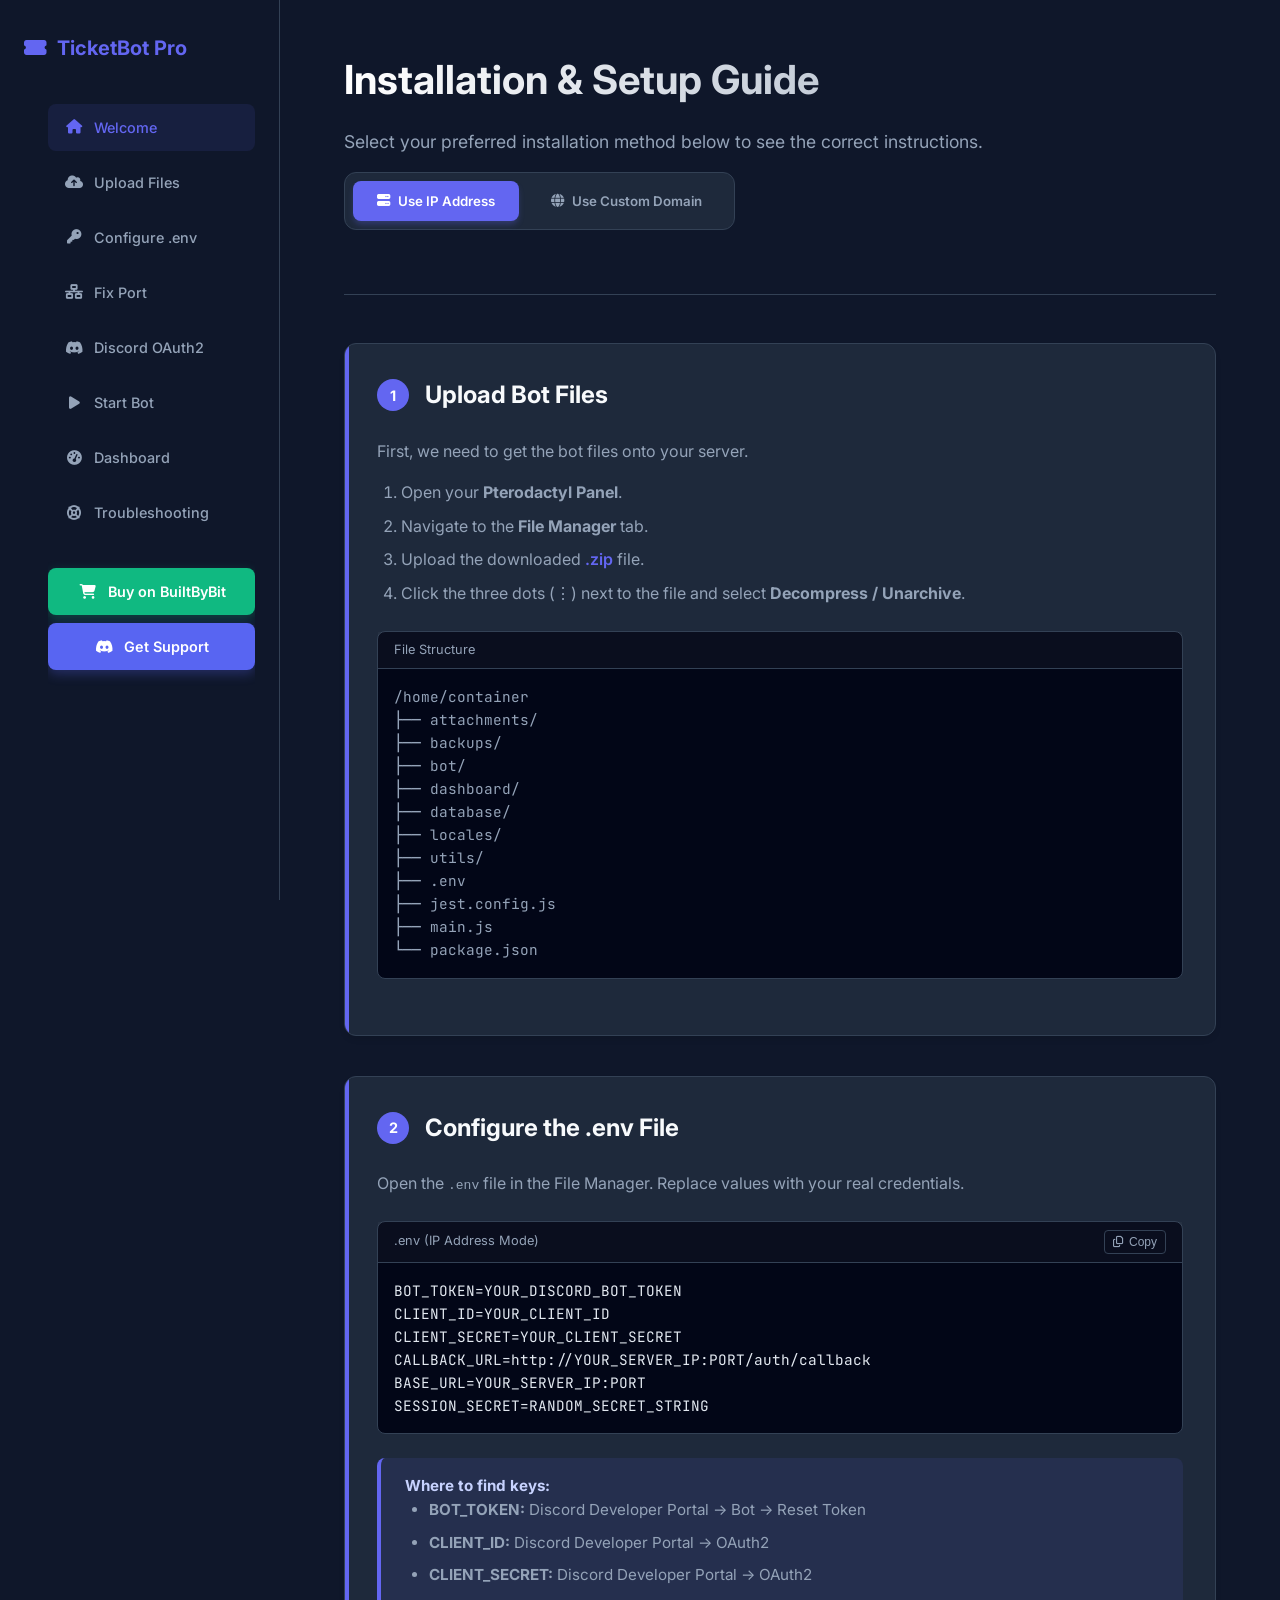
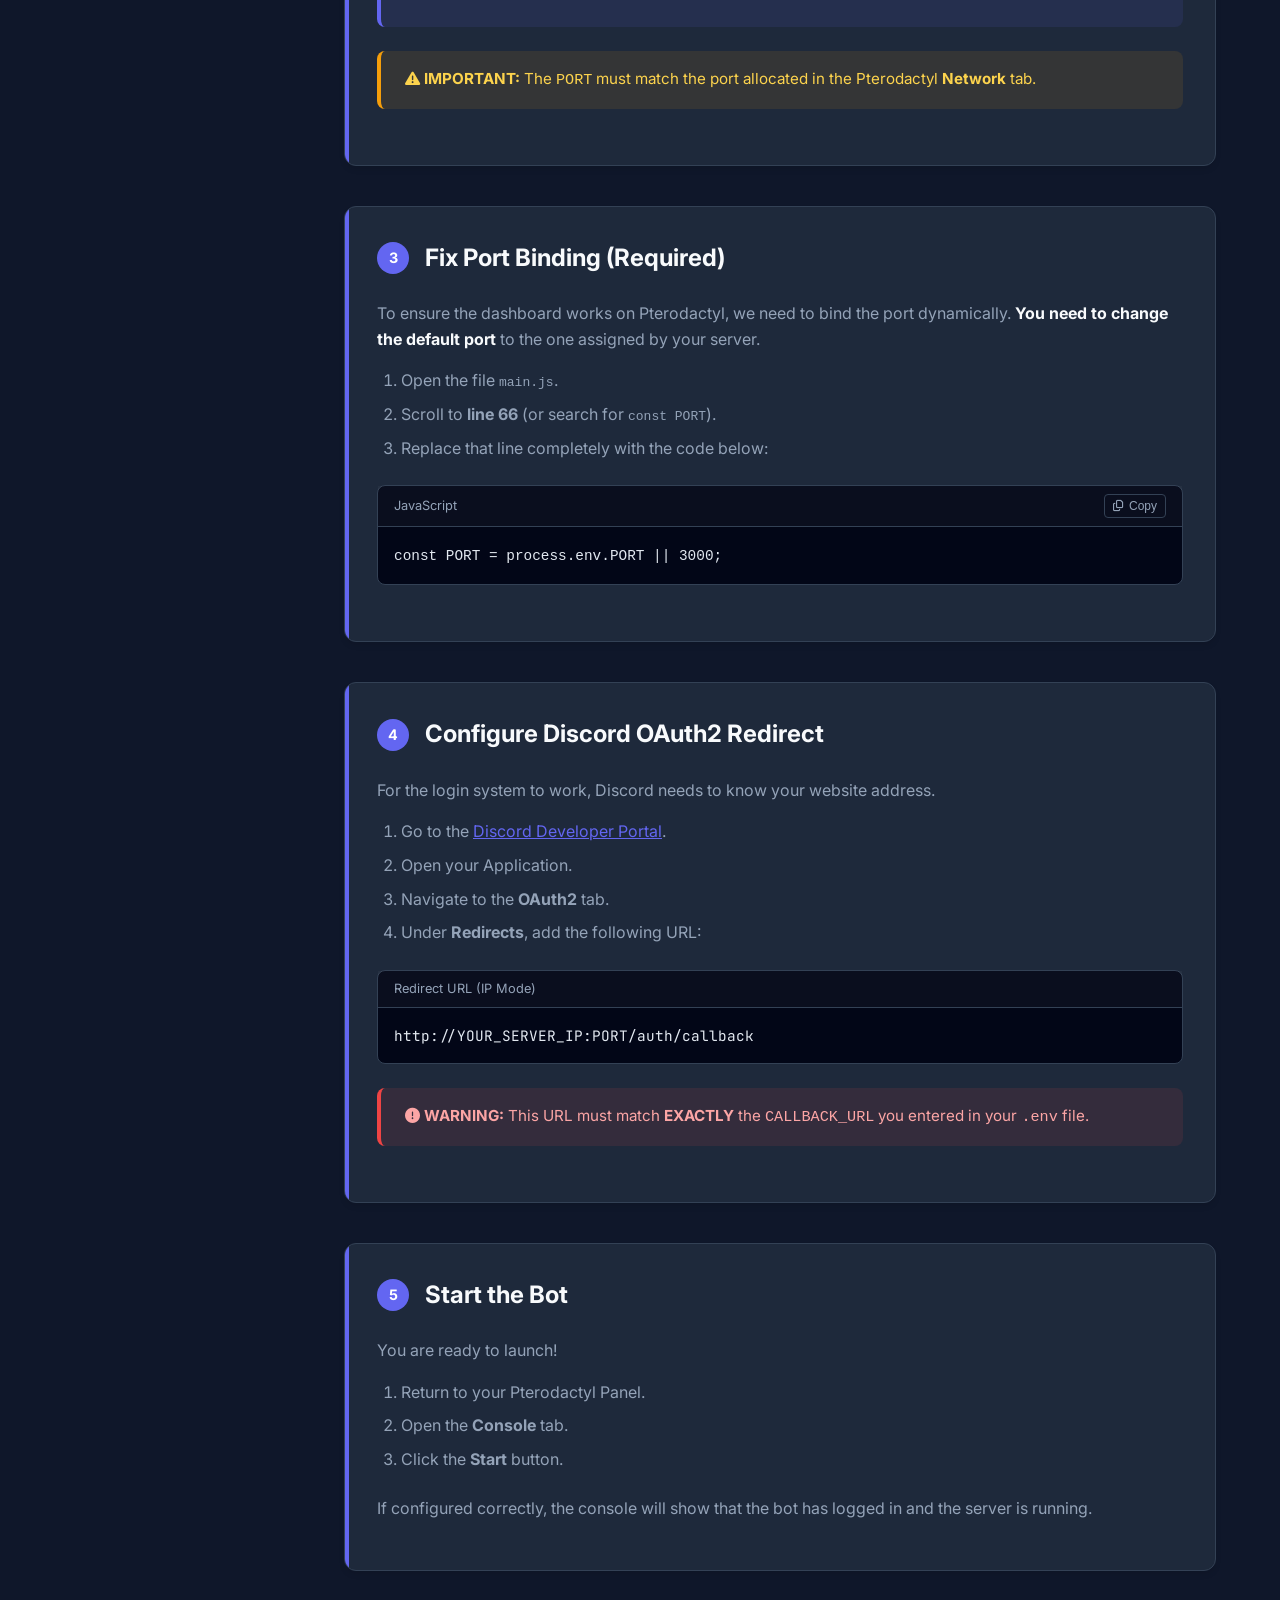
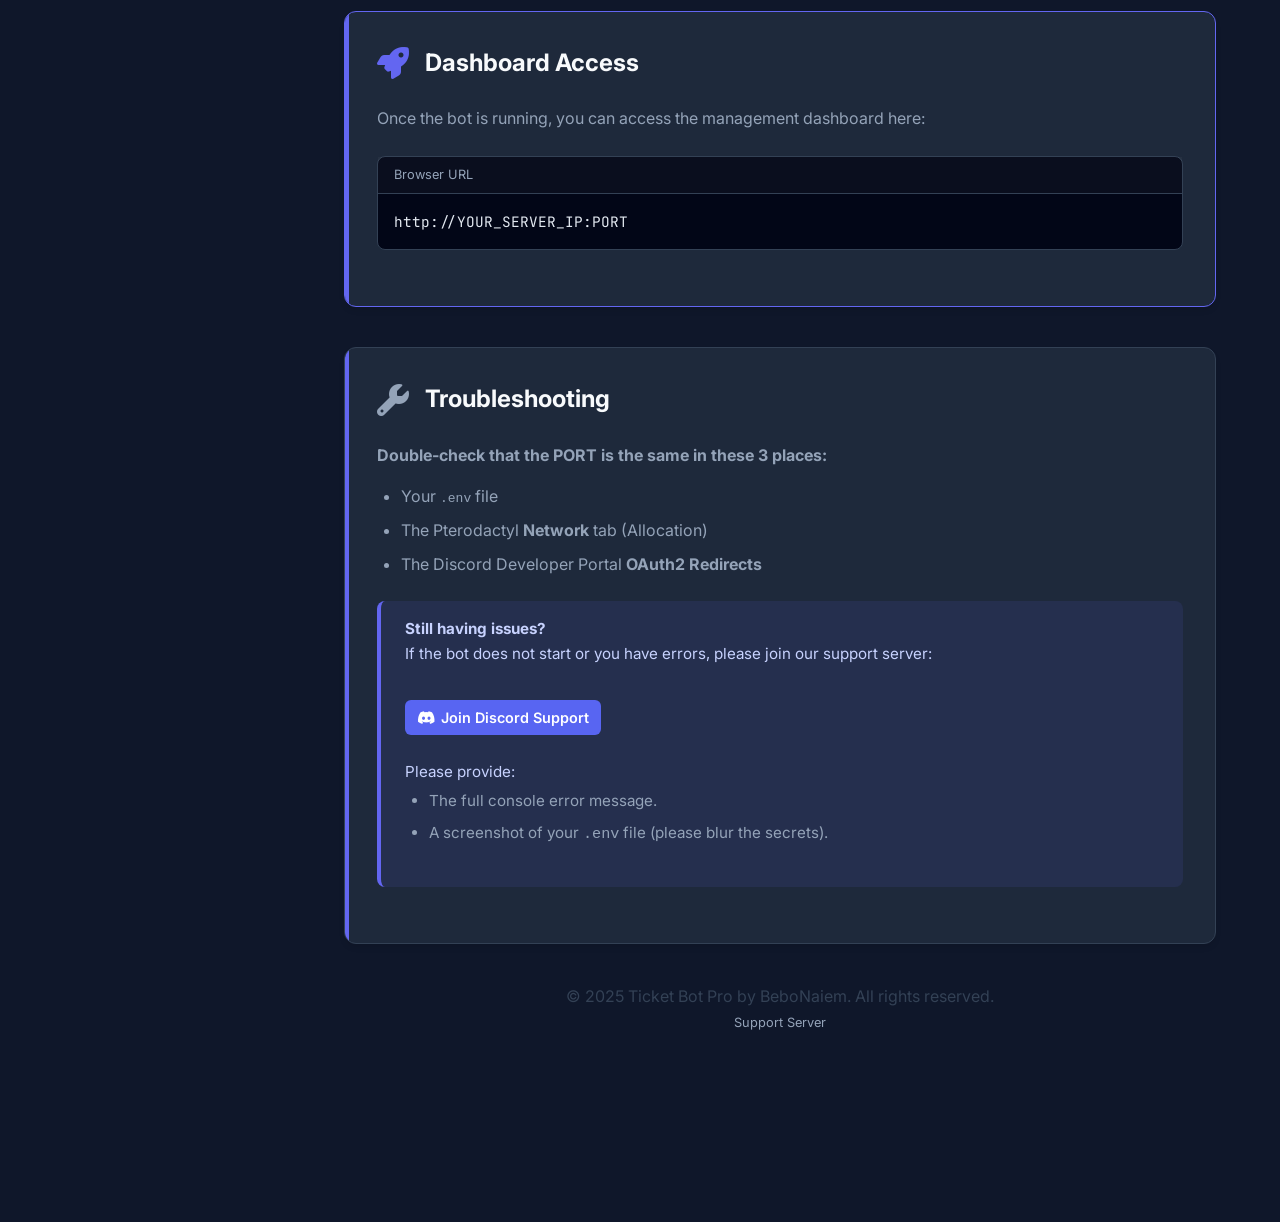
<file: index.html>
<!DOCTYPE html>
<html lang="en">
<head>
    <meta charset="UTF-8">
    <meta name="viewport" content="width=device-width, initial-scale=1.0">
    <title>Ticket Pro Bot - Installation Guide</title>
    
    <!-- Advanced SEO & Metadata -->
    <meta name="description" content="The comprehensive installation guide for Ticket Pro Bot by BeboNaiem. Host a professional Discord ticket system with a React dashboard on Pterodactyl.">
    
    <!-- AUTHOR -->
    <meta name="author" content="BeboNaiem">
    
    <!-- KEYWORDS -->
    <meta name="keywords" content="
        discord ticket bot, ticket pro, bebonaiem, builtbybit resources, premium discord bot, best ticket bot 2024, discord support system, customer service bot, help desk software, source code, white label bot,
        web dashboard, admin panel, staff control center, ticket management interface, html transcripts, dark mode dashboard, responsive web panel, chart.js stats, ticket analytics,
        pterodactyl panel, ptero, pterodactyl egg, nodejs hosting, server allocation, network configuration, startup command, sftp file upload, docker container, ubuntu 20.04,
        digitalocean, vultr, hetzner, oracle cloud free tier, aws ec2, vps setup guide,
        discord.js v14, node.js 20, javascript, npm install, package.json, main.js, .env file, express.js, react.js, api integration,
        cloudflare dns, cloudflare ssl, orange cloud, proxy status, a record, port forwarding, reverse proxy, nginx configuration, https redirect,
        discord oauth2 implementation, discord login, client id, client secret, redirect uri, callback mismatch,
        slash commands, message components, interaction create, buttons, modals, threads, embed builder,
        minecraft server support, fivem roleplay support, gta v rp bot, roblox group bot, smma bot, agency support bot,
        connection refused, port in use, bot startup error, intent error, bot offline, websocket error,
        how to host a discord bot 24/7, setup ticket bot with web panel, fix discord bot dashboard not loading
    ">

    <meta name="robots" content="index, follow, max-image-preview:large">
    <meta name="theme-color" content="#6366f1">

    <!-- Open Graph / Discord / Facebook Image -->
    <meta property="og:title" content="Ticket Pro Bot - Installation Guide">
    <meta property="og:description" content="Step-by-step tutorial: Install BeboNaiem's Ticket Pro Bot + Web Dashboard on Pterodactyl. Solves DNS, Port, and OAuth2 issues.">
    <meta property="og:url" content="https://builtbybit.com/resources/discord-ticket-system-with-dashboard.71321/">
    <meta property="og:type" content="article">
    <meta property="og:site_name" content="Ticket Pro Docs by BeboNaiem">
    
    <!-- THIS IS THE IMAGE THAT SHOWS ON SHARE -->
    <meta property="og:image" content="https://learnfun.me/Ticket_Pro_Bot_docs/TicketBot.webp">
    <meta property="og:image:width" content="96">
    <meta property="og:image:height" content="96">
    <meta property="og:image:alt" content="Ticket Pro Bot Icon">
    
    <!-- Twitter Card Image -->
    <meta name="twitter:card" content="summary">
    <meta name="twitter:title" content="Ticket Pro Bot Setup Guide">
    <meta name="twitter:creator" content="@BeboNaiem">
    <meta name="twitter:description" content="Learn how to host your Discord Ticket Bot with a Dashboard.">
    <meta name="twitter:image" content="https://learnfun.me/Ticket_Pro_Bot_docs/TicketBot.webp">

    <!-- Google Fonts -->
    <link href="https://fonts.googleapis.com/css2?family=Inter:wght@300;400;600;700&family=JetBrains+Mono:wght@400;700&display=swap" rel="stylesheet">
    <!-- FontAwesome Icons -->
    <link rel="stylesheet" href="https://cdnjs.cloudflare.com/ajax/libs/font-awesome/6.4.0/css/all.min.css">
    
    <style>
        :root {
            --primary: #6366f1; /* Indigo */
            --primary-hover: #4f46e5;
            --discord: #5865F2; 
            --cloudflare: #F38020;
            --bg-dark: #0f172a;
            --bg-card: #1e293b;
            --bg-sidebar: #0f172a;
            --text-main: #f8fafc;
            --text-muted: #94a3b8;
            --border: #334155;
            --code-bg: #020617;
            --success: #10b981;
            --warning: #f59e0b;
            --danger: #ef4444;
        }

        * {
            box-sizing: border-box;
            margin: 0;
            padding: 0;
            scroll-behavior: smooth;
        }

        body {
            font-family: 'Inter', sans-serif;
            background-color: var(--bg-dark);
            color: var(--text-main);
            line-height: 1.6;
            display: flex;
            min-height: 100vh;
        }

        /* Scrollbar */
        ::-webkit-scrollbar { width: 8px; }
        ::-webkit-scrollbar-track { background: var(--bg-dark); }
        ::-webkit-scrollbar-thumb { background: var(--border); border-radius: 4px; }
        ::-webkit-scrollbar-thumb:hover { background: var(--primary); }

        /* Sidebar Navigation */
        .sidebar {
            width: 280px;
            background-color: var(--bg-sidebar);
            border-right: 1px solid var(--border);
            height: 100vh;
            position: fixed;
            top: 0;
            left: 0;
            padding: 2rem 1.5rem;
            display: flex;
            flex-direction: column;
            z-index: 1000;
            transition: transform 0.3s cubic-bezier(0.4, 0, 0.2, 1);
        }

        .logo-area {
            margin-bottom: 2.5rem;
            display: flex;
            align-items: center;
            gap: 10px;
            font-weight: 700;
            font-size: 1.25rem;
            color: var(--primary);
        }

        .nav-links {
            list-style: none;
            flex: 1;
            overflow-y: auto; /* Allow scroll if menu is too long */
        }

        .nav-links li { margin-bottom: 0.5rem; }

        .nav-links a {
            display: flex;
            align-items: center;
            gap: 10px;
            text-decoration: none;
            color: var(--text-muted);
            padding: 0.75rem 1rem;
            border-radius: 8px;
            font-size: 0.9rem;
            font-weight: 500;
            transition: all 0.2s ease;
        }

        .nav-links a:hover, .nav-links a.active {
            background-color: rgba(99, 102, 241, 0.1);
            color: var(--primary);
        }
        
        /* Sidebar Buttons */
        .buy-btn {
            background-color: var(--success) !important;
            color: white !important;
            margin-top: 2rem;
            justify-content: center;
            font-weight: 600 !important;
            box-shadow: 0 4px 12px rgba(16, 185, 129, 0.3);
        }
        .buy-btn:hover {
            background-color: #059669 !important;
            transform: translateY(-1px);
        }

        .discord-btn {
            background-color: var(--discord) !important;
            color: white !important;
            margin-top: 0.5rem;
            justify-content: center;
            font-weight: 600 !important;
            box-shadow: 0 4px 12px rgba(88, 101, 242, 0.3);
        }
        .discord-btn:hover {
            background-color: #4752c4 !important;
            transform: translateY(-1px);
        }

        .nav-links a i { width: 20px; text-align: center; }

        /* Main Content */
        .main-content {
            flex: 1;
            margin-left: 280px;
            padding: 3rem 4rem;
            max-width: 1200px;
            padding-bottom: 10rem; 
        }

        header {
            margin-bottom: 3rem;
            border-bottom: 1px solid var(--border);
            padding-bottom: 2rem;
        }

        h1 {
            font-size: 2.5rem;
            margin-bottom: 1rem;
            background: linear-gradient(to right, #fff, #94a3b8);
            -webkit-background-clip: text;
            -webkit-text-fill-color: transparent;
        }

        .subtitle { color: var(--text-muted); font-size: 1.1rem; }

        /* MODE TOGGLE SWITCH */
        .mode-toggle-container {
            background-color: var(--bg-card);
            border: 1px solid var(--border);
            padding: 0.5rem;
            border-radius: 12px;
            display: inline-flex;
            gap: 0.5rem;
            margin-bottom: 2rem;
        }

        .mode-btn {
            background: transparent;
            border: none;
            color: var(--text-muted);
            padding: 0.75rem 1.5rem;
            border-radius: 8px;
            cursor: pointer;
            font-weight: 600;
            font-family: 'Inter', sans-serif;
            transition: all 0.3s ease;
            display: flex;
            align-items: center;
            gap: 8px;
        }

        .mode-btn.active {
            background-color: var(--primary);
            color: white;
            box-shadow: 0 4px 6px -1px rgba(99, 102, 241, 0.3);
        }

        .mode-btn:hover:not(.active) {
            background-color: rgba(255,255,255,0.05);
            color: white;
        }

        /* Steps */
        .step-card {
            background-color: var(--bg-card);
            border: 1px solid var(--border);
            border-radius: 12px;
            padding: 2rem;
            margin-bottom: 2.5rem;
            position: relative;
            overflow: hidden;
            box-shadow: 0 4px 6px -1px rgba(0, 0, 0, 0.1);
            scroll-margin-top: 2rem; 
        }

        .step-card::before {
            content: '';
            position: absolute;
            top: 0;
            left: 0;
            width: 4px;
            height: 100%;
            background-color: var(--primary);
        }

        .step-header {
            display: flex;
            align-items: center;
            gap: 1rem;
            margin-bottom: 1.5rem;
        }

        .step-number {
            background-color: var(--primary);
            color: white;
            width: 32px;
            height: 32px;
            border-radius: 50%;
            display: flex;
            align-items: center;
            justify-content: center;
            font-weight: bold;
            font-size: 0.9rem;
            flex-shrink: 0; /* Prevent shrinking on mobile */
        }

        h2 { font-size: 1.5rem; color: var(--text-main); }
        p { color: var(--text-muted); margin-bottom: 1rem; }
        ul, ol { margin-left: 1.5rem; color: var(--text-muted); margin-bottom: 1.5rem; }
        li { margin-bottom: 0.5rem; }

        /* Code Blocks */
        .code-block {
            background-color: var(--code-bg);
            border: 1px solid var(--border);
            border-radius: 8px;
            margin: 1.5rem 0;
            position: relative;
            width: 100%; /* Ensure it fits container */
        }

        .code-header {
            display: flex;
            justify-content: space-between;
            align-items: center;
            padding: 0.5rem 1rem;
            border-bottom: 1px solid var(--border);
            background-color: rgba(255, 255, 255, 0.03);
            font-size: 0.8rem;
            color: var(--text-muted);
            font-family: 'Inter', sans-serif;
        }

        pre {
            padding: 1rem;
            overflow-x: auto; /* Critical for mobile code blocks */
            font-family: 'JetBrains Mono', monospace;
            font-size: 0.9rem;
            color: #e2e8f0;
            white-space: pre; /* Keep formatting */
        }

        .copy-btn {
            background: transparent;
            border: 1px solid var(--border);
            color: var(--text-muted);
            cursor: pointer;
            padding: 4px 8px;
            border-radius: 4px;
            font-size: 0.75rem;
            transition: all 0.2s;
            display: flex;
            align-items: center;
            gap: 5px;
        }

        .copy-btn:hover {
            background-color: var(--primary);
            color: white;
            border-color: var(--primary);
        }

        /* Alerts */
        .alert {
            padding: 1rem 1rem 1rem 1.5rem;
            border-radius: 8px;
            margin: 1.5rem 0;
            border-left: 4px solid;
            font-size: 0.95rem;
            overflow-wrap: break-word; /* Prevent text overflow */
        }
        .alert-info { background-color: rgba(99, 102, 241, 0.1); border-color: var(--primary); color: #c7d2fe; }
        .alert-warning { background-color: rgba(245, 158, 11, 0.1); border-color: var(--warning); color: #fcd34d; }
        .alert-danger { background-color: rgba(239, 68, 68, 0.1); border-color: var(--danger); color: #fca5a5; }
        .alert-success { background-color: rgba(16, 185, 129, 0.1); border-color: var(--success); color: #6ee7b7; }
        
        .highlight { color: var(--primary); font-weight: 600; }
        .file-tree { font-family: 'JetBrains Mono', monospace; color: var(--text-muted); }

        .support-link-inline {
            display: inline-flex;
            align-items: center;
            gap: 6px;
            background-color: var(--discord);
            color: white;
            padding: 6px 12px;
            border-radius: 6px;
            text-decoration: none;
            font-weight: 600;
            font-size: 0.9rem;
            margin-top: 10px;
            transition: background 0.2s;
        }
        .support-link-inline:hover { background-color: #4752c4; }

        /* Visibility Helpers */
        .hidden { display: none !important; }

        /* Mobile Responsive */
        .mobile-menu-btn {
            display: none;
            position: fixed;
            top: 1rem;
            right: 1rem;
            z-index: 2000;
            background: var(--bg-card);
            border: 1px solid var(--border);
            color: var(--text-main);
            padding: 0.6rem;
            border-radius: 8px;
            cursor: pointer;
            box-shadow: 0 4px 10px rgba(0,0,0,0.3);
        }

        @media (max-width: 900px) {
            .sidebar {
                transform: translateX(-100%);
                width: 85%;
                max-width: 320px;
                box-shadow: 10px 0 30px rgba(0,0,0,0.5);
            }
            .sidebar.active {
                transform: translateX(0);
            }
            .main-content {
                margin-left: 0;
                padding: 6rem 1.5rem 2rem 1.5rem;
                width: 100%;
            }
            .mobile-menu-btn {
                display: block;
            }
            h1 {
                font-size: 1.8rem;
                line-height: 1.3;
            }
            .step-card {
                padding: 1.5rem;
            }
            .mode-toggle-container {
                flex-direction: column;
                width: 100%;
            }
            .mode-btn {
                width: 100%;
                justify-content: center;
            }
            .logo-area {
                font-size: 1.4rem;
            }
        }
    </style>
</head>
<body>

    <!-- Mobile Menu Toggle -->
    <button class="mobile-menu-btn" onclick="toggleSidebar()">
        <i class="fas fa-bars fa-lg"></i>
    </button>

    <!-- Sidebar -->
    <nav class="sidebar" id="sidebar">
        <div class="logo-area">
            <i class="fas fa-ticket-alt"></i> TicketBot Pro
        </div>
        <ul class="nav-links">
            <li><a href="#welcome" class="active" onclick="closeSidebarOnMobile()"><i class="fas fa-home"></i> Welcome</a></li>
            <li><a href="#upload" onclick="closeSidebarOnMobile()"><i class="fas fa-cloud-upload-alt"></i> Upload Files</a></li>
            
            <!-- Dynamic Sidebar Link -->
            <li id="nav-dns" class="hidden"><a href="#dns" onclick="closeSidebarOnMobile()"><i class="fas fa-globe"></i> DNS Setup</a></li>
            
            <li><a href="#env" onclick="closeSidebarOnMobile()"><i class="fas fa-key"></i> Configure .env</a></li>
            <li><a href="#port" onclick="closeSidebarOnMobile()"><i class="fas fa-network-wired"></i> Fix Port</a></li>
            <li><a href="#oauth" onclick="closeSidebarOnMobile()"><i class="fab fa-discord"></i> Discord OAuth2</a></li>
            <li><a href="#start" onclick="closeSidebarOnMobile()"><i class="fas fa-play"></i> Start Bot</a></li>
            <li><a href="#dashboard" onclick="closeSidebarOnMobile()"><i class="fas fa-tachometer-alt"></i> Dashboard</a></li>
            <li><a href="#troubleshooting" onclick="closeSidebarOnMobile()"><i class="fas fa-life-ring"></i> Troubleshooting</a></li>
            
            <!-- Buy Button -->
            <li>
                <a href="https://builtbybit.com/resources/discord-ticket-system-with-dashboard.71321/" target="_blank" class="buy-btn">
                    <i class="fas fa-shopping-cart"></i> Buy on BuiltByBit
                </a>
            </li>

            <!-- Support Button -->
            <li>
                <a href="https://discord.gg/HHPCqX8pbg" target="_blank" class="discord-btn">
                    <i class="fab fa-discord"></i> Get Support
                </a>
            </li>
        </ul>
    </nav>

    <!-- Content -->
    <main class="main-content">
        
        <header id="welcome">
            <h1>Installation & Setup Guide</h1>
            <p class="subtitle">Select your preferred installation method below to see the correct instructions.</p>
            
            <!-- Mode Toggle -->
            <div class="mode-toggle-container">
                <button class="mode-btn active" onclick="switchMode('ip')" id="btn-ip">
                    <i class="fas fa-server"></i> Use IP Address
                </button>
                <button class="mode-btn" onclick="switchMode('domain')" id="btn-domain">
                    <i class="fas fa-globe"></i> Use Custom Domain
                </button>
            </div>
        </header>

        <!-- Step 1: Upload (Common) -->
        <section id="upload" class="step-card">
            <div class="step-header">
                <div class="step-number">1</div>
                <h2>Upload Bot Files</h2>
            </div>
            <p>First, we need to get the bot files onto your server.</p>
            <ol>
                <li>Open your <strong>Pterodactyl Panel</strong>.</li>
                <li>Navigate to the <strong>File Manager</strong> tab.</li>
                <li>Upload the downloaded <span class="highlight">.zip</span> file.</li>
                <li>Click the three dots (⋮) next to the file and select <strong>Decompress / Unarchive</strong>.</li>
            </ol>
            <div class="code-block">
                <div class="code-header"><span>File Structure</span></div>
                <pre class="file-tree">
/home/container
├── attachments/
├── backups/
├── bot/
├── dashboard/
├── database/
├── locales/
├── utils/
├── .env
├── jest.config.js
├── main.js
└── package.json</pre>
            </div>
        </section>

        <!-- Step 1.5: DNS Setup (DOMAIN MODE ONLY) -->
        <section id="dns" class="step-card hidden">
            <div class="step-header">
                <div class="step-number">2</div>
                <h2>Link Domain (Cloudflare / Namecheap)</h2>
            </div>
            <p>You need to point your domain to your Pterodactyl Server IP address.</p>

            <div class="alert alert-warning">
                <i class="fas fa-exclamation-triangle"></i> <strong>Note:</strong> Since your server uses a custom port (not 80/443), users will still need to type the port (e.g., <code>example.com:25565</code>) unless you set up a Reverse Proxy (Advanced). This guide covers the standard setup.
            </div>

            <h3 style="margin-top: 1.5rem; margin-bottom: 0.5rem; color: var(--cloudflare);"><i class="fab fa-cloudflare"></i> Cloudflare Users</h3>
            <ol>
                <li>Go to the <strong>DNS</strong> tab in Cloudflare.</li>
                <li>Click <strong>Add Record</strong>.</li>
                <li><strong>Type:</strong> <code>A</code></li>
                <li><strong>Name:</strong> <code>@</code> (for main domain) or <code>ticket</code> (for ticket.yourdomain.com).</li>
                <li><strong>IPv4 Address:</strong> Enter your Pterodactyl Server IP (e.g., <code>123.45.67.89</code>). <strong>Do not include the port.</strong></li>
                <li><strong>Proxy Status:</strong> You can enable <strong style="color: #F38020;">Proxied (Orange Cloud)</strong>.</li>
            </ol>
            <div class="alert alert-success">
                <strong>RECOMMENDED:</strong> You can enable Cloudflare Proxy (Orange Cloud) to benefit from free SSL (HTTPS) and DDoS protection.
            </div>

            <h3 style="margin-top: 2rem; margin-bottom: 0.5rem;"><i class="fas fa-server"></i> Namecheap / Other Registrars</h3>
            <ol>
                <li>Go to <strong>Advanced DNS</strong> (or DNS Management).</li>
                <li>Add a new <strong>A Record</strong>.</li>
                <li><strong>Host:</strong> <code>@</code></li>
                <li><strong>Value/IP:</strong> Your Server IP Address.</li>
                <li>Save changes.</li>
            </ol>
        </section>

        <!-- Step 2/3: Env Config -->
        <section id="env" class="step-card">
            <div class="step-header">
                <div class="step-number" id="num-env">2</div>
                <h2>Configure the .env File</h2>
            </div>
            <p>Open the <code>.env</code> file in the File Manager. Replace values with your real credentials.</p>
            
            <!-- IP Version -->
            <div id="env-ip">
                <div class="code-block">
                    <div class="code-header">
                        <span>.env (IP Address Mode)</span>
                        <button class="copy-btn" onclick="copyCode(this)"><i class="far fa-copy"></i> Copy</button>
                    </div>
                    <pre>BOT_TOKEN=YOUR_DISCORD_BOT_TOKEN
CLIENT_ID=YOUR_CLIENT_ID
CLIENT_SECRET=YOUR_CLIENT_SECRET
CALLBACK_URL=http://YOUR_SERVER_IP:PORT/auth/callback
BASE_URL=YOUR_SERVER_IP:PORT
SESSION_SECRET=RANDOM_SECRET_STRING</pre>
                </div>
            </div>

            <!-- Domain Version -->
            <div id="env-domain" class="hidden">
                <div class="code-block">
                    <div class="code-header">
                        <span>.env (Domain Mode)</span>
                        <button class="copy-btn" onclick="copyCode(this)"><i class="far fa-copy"></i> Copy</button>
                    </div>
                    <pre>BOT_TOKEN=YOUR_DISCORD_BOT_TOKEN
CLIENT_ID=YOUR_CLIENT_ID
CLIENT_SECRET=YOUR_CLIENT_SECRET
CALLBACK_URL=https://your-domain.com:80/auth/callback
BASE_URL=https://your-domain.com:80
SESSION_SECRET=RANDOM_SECRET_STRING</pre>
                </div>
                <div class="alert alert-info">
                    Make sure to replace <code>your-domain.com</code> with your actual domain name.
                </div>
            </div>

            <div class="alert alert-info">
                <strong>Where to find keys:</strong><br>
                <ul>
                    <li><strong>BOT_TOKEN:</strong> Discord Developer Portal → Bot → Reset Token</li>
                    <li><strong>CLIENT_ID:</strong> Discord Developer Portal → OAuth2</li>
                    <li><strong>CLIENT_SECRET:</strong> Discord Developer Portal → OAuth2</li>
                </ul>
            </div>
            
            <div class="alert alert-warning">
                <i class="fas fa-exclamation-triangle"></i> <strong>IMPORTANT:</strong> The <code>PORT</code> must match the port allocated in the Pterodactyl <strong>Network</strong> tab.
            </div>
        </section>

        <!-- Step 3/4: Port Binding -->
        <section id="port" class="step-card">
            <div class="step-header">
                <div class="step-number" id="num-port">3</div>
                <h2>Fix Port Binding (Required)</h2>
            </div>
            <p>To ensure the dashboard works on Pterodactyl, we need to bind the port dynamically. <strong style="color:var(--text-main);">You need to change the default port</strong> to the one assigned by your server.</p>
            <ol>
                <li>Open the file <code>main.js</code>.</li>
                <li>Scroll to <strong>line 66</strong> (or search for <code>const PORT</code>).</li>
                <li>Replace that line completely with the code below:</li>
            </ol>

            <div class="code-block">
                <div class="code-header">
                    <span>JavaScript</span>
                    <button class="copy-btn" onclick="copyCode(this)"><i class="far fa-copy"></i> Copy</button>
                </div>
                <pre><code class="language-javascript">const PORT = process.env.PORT || 3000;</code></pre>
            </div>
        </section>

        <!-- Step 4/5: OAuth -->
        <section id="oauth" class="step-card">
            <div class="step-header">
                <div class="step-number" id="num-oauth">4</div>
                <h2>Configure Discord OAuth2 Redirect</h2>
            </div>
            <p>For the login system to work, Discord needs to know your website address.</p>
            <ol>
                <li>Go to the <a href="https://discord.com/developers/applications" target="_blank" style="color:var(--primary)">Discord Developer Portal</a>.</li>
                <li>Open your Application.</li>
                <li>Navigate to the <strong>OAuth2</strong> tab.</li>
                <li>Under <strong>Redirects</strong>, add the following URL:</li>
            </ol>

            <!-- IP Version -->
            <div id="oauth-ip">
                <div class="code-block">
                    <div class="code-header"><span>Redirect URL (IP Mode)</span></div>
                    <pre>http://YOUR_SERVER_IP:PORT/auth/callback</pre>
                </div>
            </div>

            <!-- Domain Version -->
            <div id="oauth-domain" class="hidden">
                <div class="code-block">
                    <div class="code-header"><span>Redirect URL (Domain Mode)</span></div>
                    <pre>https://your-domain.com:80/auth/callback</pre>
                </div>
            </div>

            <div class="alert alert-danger">
                <i class="fas fa-exclamation-circle"></i> <strong>WARNING:</strong> This URL must match <strong>EXACTLY</strong> the <code>CALLBACK_URL</code> you entered in your <code>.env</code> file.
            </div>
        </section>

        <!-- Step 5/6: Start -->
        <section id="start" class="step-card">
            <div class="step-header">
                <div class="step-number" id="num-start">5</div>
                <h2>Start the Bot</h2>
            </div>
            <p>You are ready to launch!</p>
            <ol>
                <li>Return to your Pterodactyl Panel.</li>
                <li>Open the <strong>Console</strong> tab.</li>
                <li>Click the <strong>Start</strong> button.</li>
            </ol>
            <p>If configured correctly, the console will show that the bot has logged in and the server is running.</p>
        </section>

        <!-- Dashboard -->
        <section id="dashboard" class="step-card" style="border-color: var(--primary);">
            <div class="step-header">
                <i class="fas fa-rocket fa-2x" style="color: var(--primary);"></i>
                <h2>Dashboard Access</h2>
            </div>
            <p>Once the bot is running, you can access the management dashboard here:</p>
            
            <div id="dash-ip">
                <div class="code-block">
                    <div class="code-header"><span>Browser URL</span></div>
                    <pre>http://YOUR_SERVER_IP:PORT</pre>
                </div>
            </div>

            <div id="dash-domain" class="hidden">
                <div class="code-block">
                    <div class="code-header"><span>Browser URL</span></div>
                    <pre>https://your-domain.com:80</pre>
                </div>
            </div>
        </section>

        <!-- Troubleshooting -->
        <section id="troubleshooting" class="step-card">
            <div class="step-header">
                <i class="fas fa-wrench fa-2x" style="color: var(--text-muted);"></i>
                <h2>Troubleshooting</h2>
            </div>
            
            <p><strong>Double-check that the PORT is the same in these 3 places:</strong></p>
            <ul>
                <li>Your <code>.env</code> file</li>
                <li>The Pterodactyl <strong>Network</strong> tab (Allocation)</li>
                <li>The Discord Developer Portal <strong>OAuth2 Redirects</strong></li>
            </ul>

            <div class="alert alert-info">
                <strong>Still having issues?</strong><br>
                If the bot does not start or you have errors, please join our support server:<br><br>
                <a href="https://discord.gg/HHPCqX8pbg" target="_blank" class="support-link-inline">
                    <i class="fab fa-discord"></i> Join Discord Support
                </a>
                <br><br>
                Please provide:
                <ul style="margin-top:5px;">
                    <li>The full console error message.</li>
                    <li>A screenshot of your <code>.env</code> file (please blur the secrets).</li>
                </ul>
            </div>
        </section>

        <footer style="text-align: center; color: var(--border); padding-bottom: 2rem;">
            &copy; 2025 Ticket Bot Pro by BeboNaiem. All rights reserved. <br>
            <a href="https://discord.gg/HHPCqX8pbg" target="_blank" style="color: var(--text-muted); font-size: 0.8rem; text-decoration: none;">Support Server</a>
        </footer>

    </main>

    <script>
        // MODE SWITCHER LOGIC
        function switchMode(mode) {
            const btnIp = document.getElementById('btn-ip');
            const btnDomain = document.getElementById('btn-domain');
            
            // Elements to toggle
            const dnsSection = document.getElementById('dns');
            const navDns = document.getElementById('nav-dns');
            
            const envIp = document.getElementById('env-ip');
            const envDomain = document.getElementById('env-domain');
            
            const oauthIp = document.getElementById('oauth-ip');
            const oauthDomain = document.getElementById('oauth-domain');

            const dashIp = document.getElementById('dash-ip');
            const dashDomain = document.getElementById('dash-domain');

            // Step Numbers
            const numEnv = document.getElementById('num-env');
            const numPort = document.getElementById('num-port');
            const numOauth = document.getElementById('num-oauth');
            const numStart = document.getElementById('num-start');

            if (mode === 'ip') {
                btnIp.classList.add('active');
                btnDomain.classList.remove('active');

                // Hide Domain Steps
                dnsSection.classList.add('hidden');
                navDns.classList.add('hidden');
                
                // Show IP Content / Hide Domain Content
                envIp.classList.remove('hidden');
                envDomain.classList.add('hidden');

                oauthIp.classList.remove('hidden');
                oauthDomain.classList.add('hidden');

                dashIp.classList.remove('hidden');
                dashDomain.classList.add('hidden');

                // Update Numbers
                numEnv.innerText = "2";
                numPort.innerText = "3";
                numOauth.innerText = "4";
                numStart.innerText = "5";

            } else {
                btnDomain.classList.add('active');
                btnIp.classList.remove('active');

                // Show Domain Steps
                dnsSection.classList.remove('hidden');
                navDns.classList.remove('hidden');

                // Show Domain Content / Hide IP Content
                envIp.classList.add('hidden');
                envDomain.classList.remove('hidden');

                oauthIp.classList.add('hidden');
                oauthDomain.classList.remove('hidden');

                dashIp.classList.add('hidden');
                dashDomain.classList.remove('hidden');

                // Update Numbers (Shift by 1 because of DNS step)
                numEnv.innerText = "3";
                numPort.innerText = "4";
                numOauth.innerText = "5";
                numStart.innerText = "6";
            }
        }

        // Copy to Clipboard Functionality
        function copyCode(button) {
            const codeBlock = button.parentElement.nextElementSibling;
            const codeText = codeBlock.innerText;

            navigator.clipboard.writeText(codeText).then(() => {
                const originalHtml = button.innerHTML;
                button.innerHTML = '<i class="fas fa-check"></i> Copied!';
                button.style.color = 'var(--success)';
                button.style.borderColor = 'var(--success)';
                
                setTimeout(() => {
                    button.innerHTML = originalHtml;
                    button.style.color = '';
                    button.style.borderColor = '';
                }, 2000);
            });
        }

        // Mobile Sidebar Toggle
        function toggleSidebar() {
            document.getElementById('sidebar').classList.toggle('active');
        }

        // Close sidebar when a link is clicked on mobile
        function closeSidebarOnMobile() {
            if (window.innerWidth <= 900) {
                document.getElementById('sidebar').classList.remove('active');
            }
        }

        // Active Link Highlighter on Scroll
        const sections = document.querySelectorAll("section, header");
        const navLi = document.querySelectorAll(".nav-links a");

        window.onscroll = () => {
            var current = "";

            if ((window.innerHeight + window.scrollY) >= document.body.offsetHeight - 5) {
                current = "troubleshooting"; 
            } else {
                sections.forEach((section) => {
                    // Only check visible sections
                    if(getComputedStyle(section).display !== 'none') {
                        const sectionTop = section.offsetTop;
                        if (pageYOffset >= sectionTop - 150) { 
                            current = section.getAttribute("id");
                        }
                    }
                });
            }

            navLi.forEach((a) => {
                a.classList.remove("active");
                if (a.getAttribute("href").includes("#" + current) && current !== "") {
                    a.classList.add("active");
                }
            });
        };
    </script>
</body>
</html>
</file>
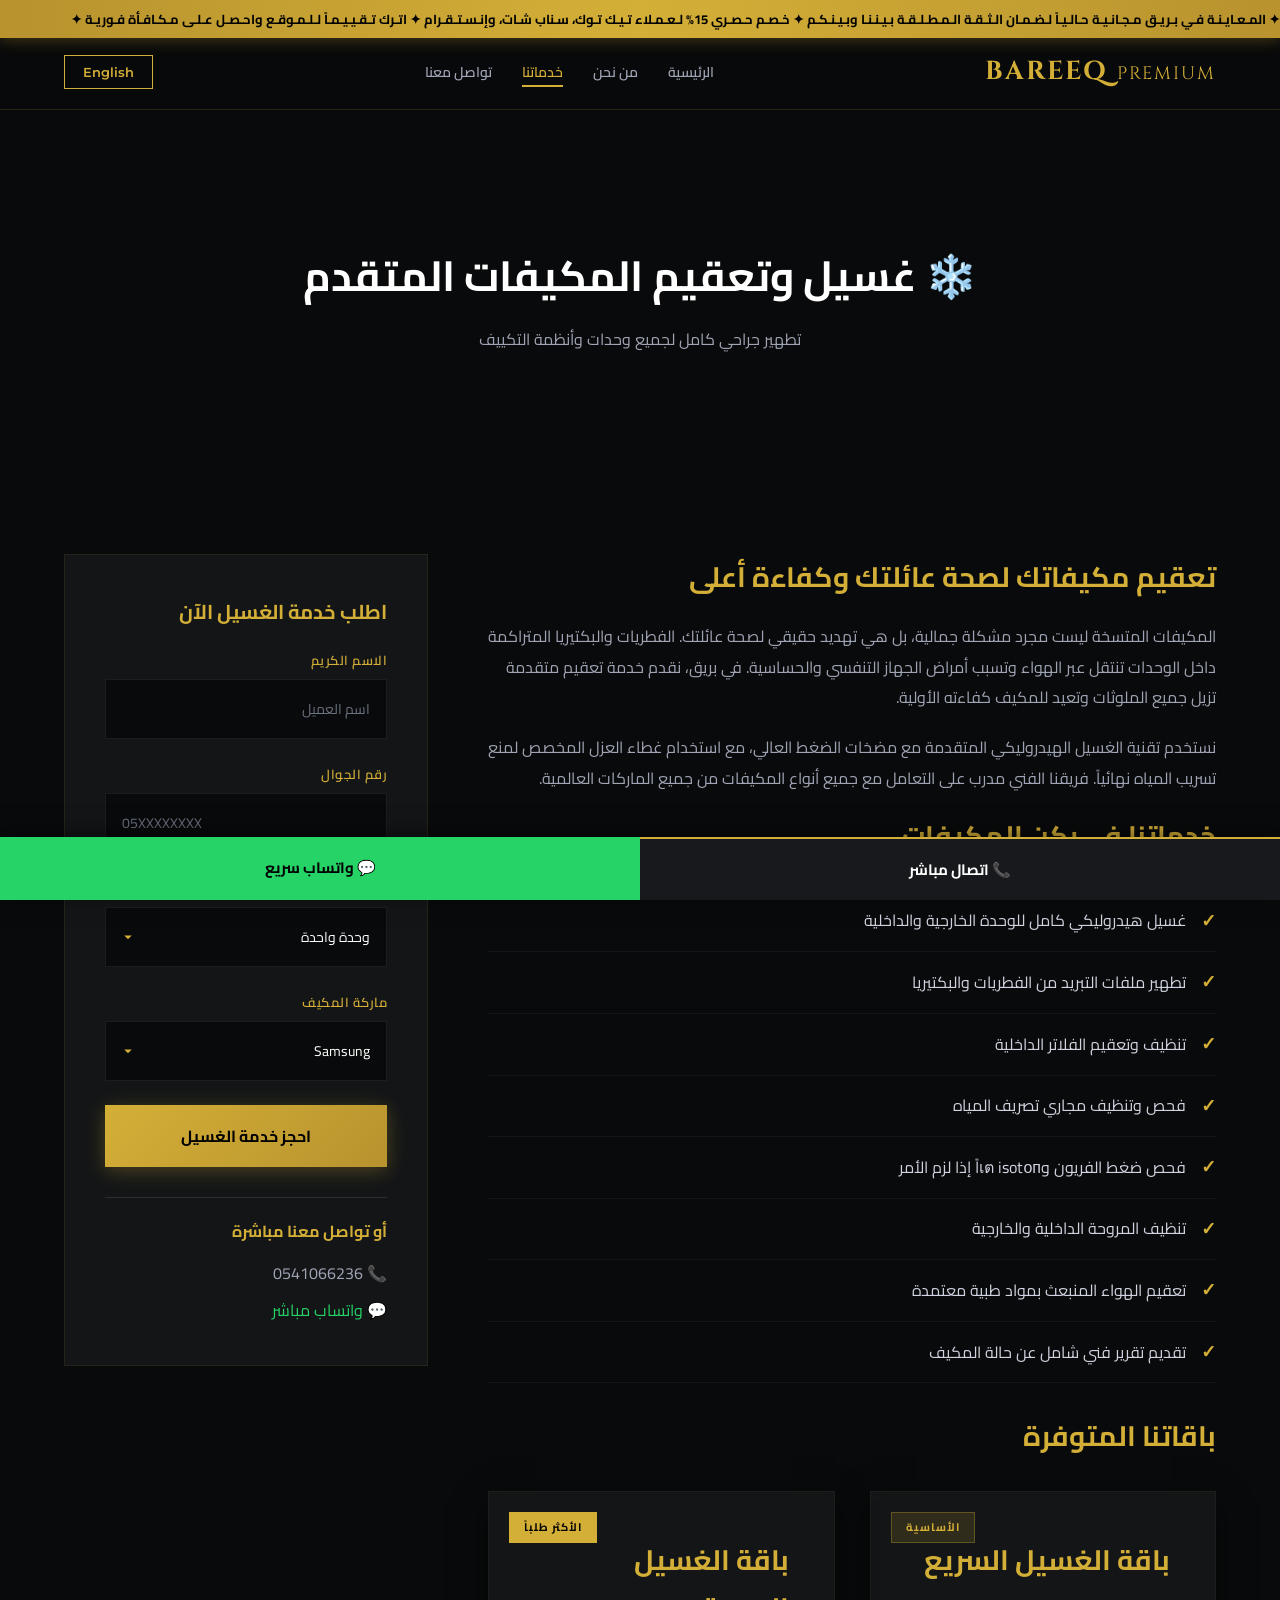
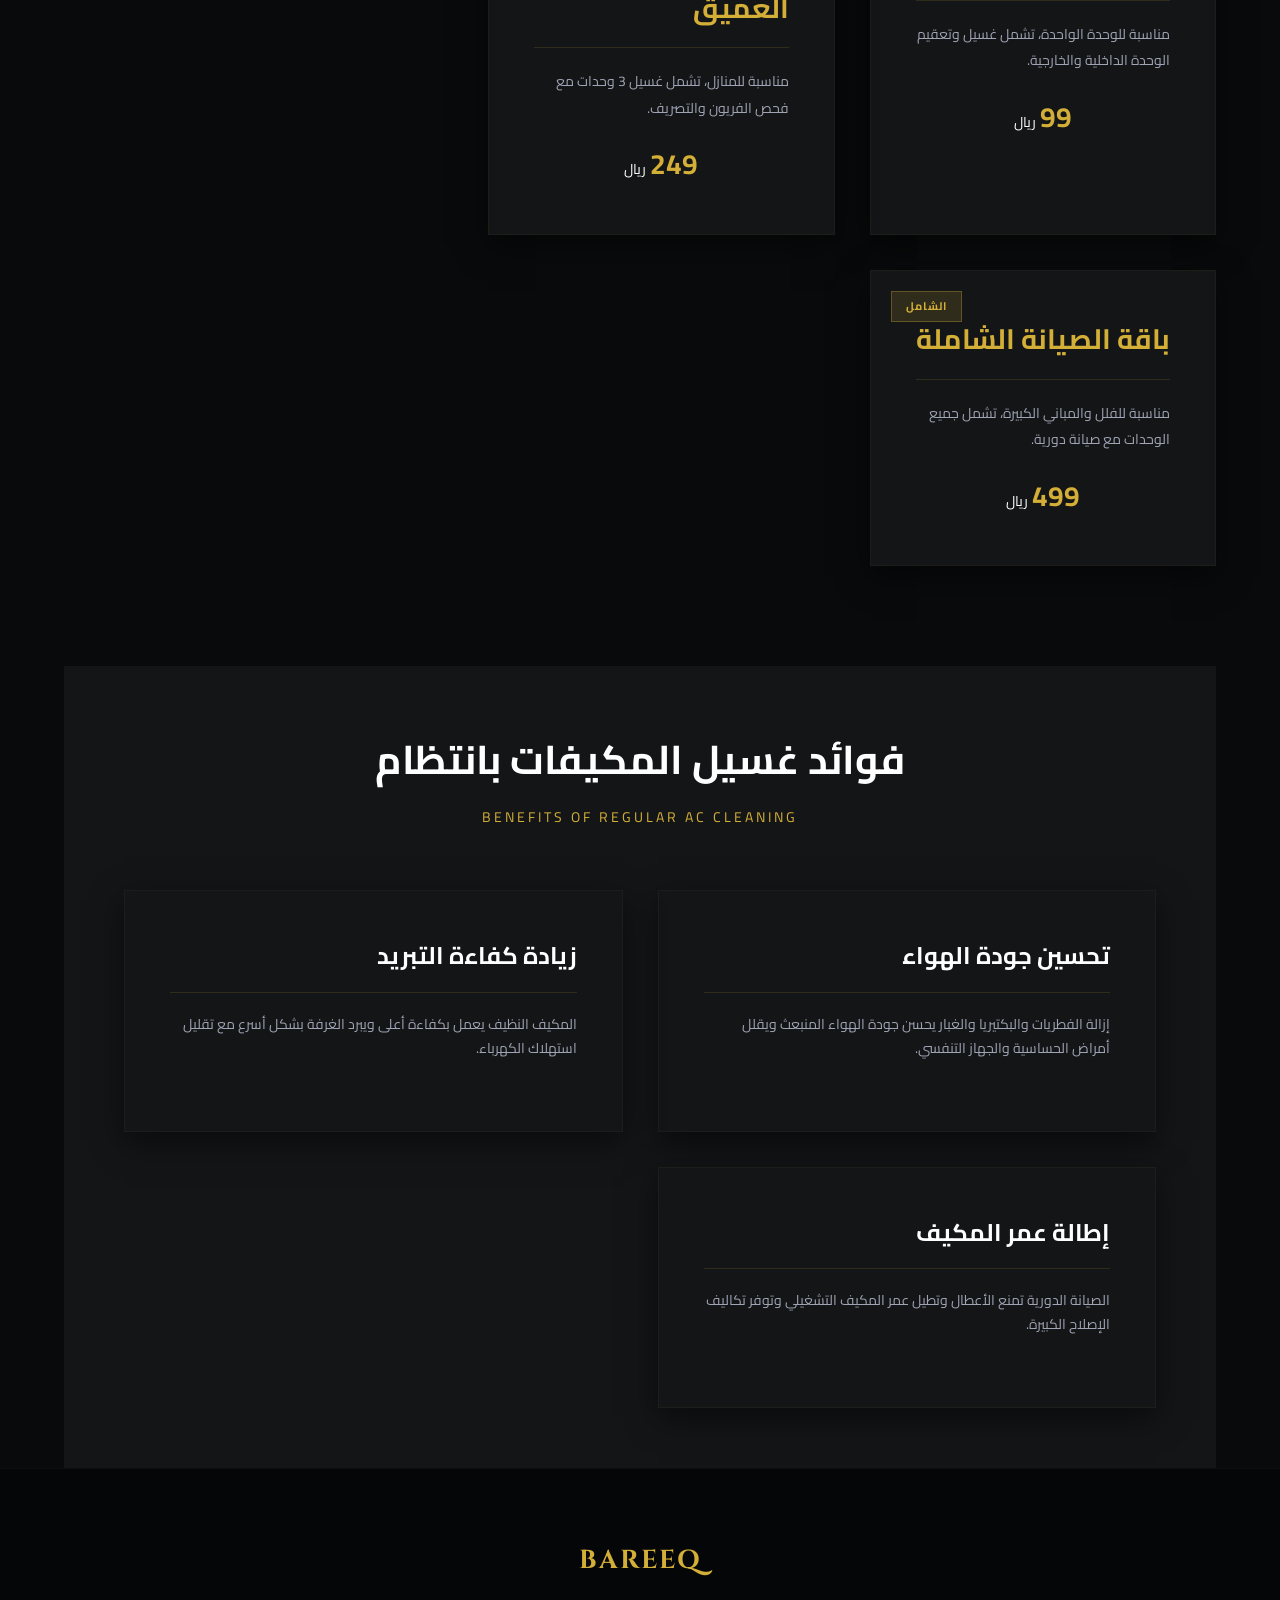
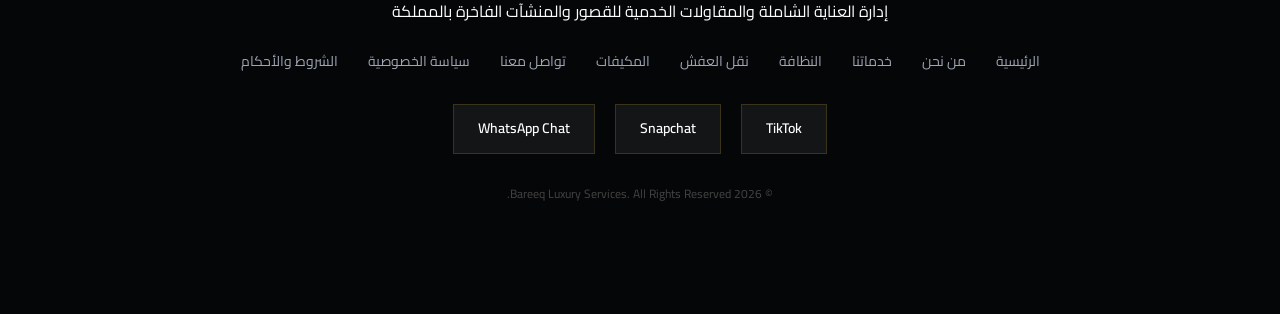
<file: doctor/ac.html>
<!DOCTYPE html>
<html lang="ar" dir="rtl">
<head>
    <meta charset="UTF-8">
    <meta name="viewport" content="width=device-width, initial-scale=1.0">
    <title>غسيل وتعقيم المكيفات | بريق</title>
    <meta name="description" content="خدمات غسيل وتعقيم المكيفات المتقدمة في المملكة العربية السعودية. تنظيف هيدروليكي، فحص فريون، تعقيم طبي.">
    
    <link rel="preconnect" href="https://fonts.googleapis.com">
    <link rel="preconnect" href="https://fonts.gstatic.com" crossorigin>
    <link href="https://fonts.googleapis.com/css2?family=Cairo:wght@400;600;700&family=Cinzel:wght@600;700&family=Montserrat:wght@400;600;700&display=swap" rel="stylesheet">
    <link rel="stylesheet" href="css/styles.css">
</head>
<body>

    <div class="promo-ticker">
        <div class="ticker-wrap">
            <div class="ticker-move">
                ✦ المـعـايـنـة فـي بـريـق مـجـانـيـة حـالـيـاً لـضـمـان الـثـقـة الـمـطـلـقـة بـيـنـنـا وبـيـنـكـم ✦ خـصـم حـصـري 15% لـعـمـلاء تـيـك تـوك، سـناب شـات، وإنـسـتـقـرام ✦ اتـرك تـقـيـيـمـاً لـلـمـوقـع واحـصـل عـلـى مـكـافـأة فـوريـة ✦
            </div>
        </div>
    </div>

    <header>
        <div class="nav-container">
            <div class="logo">BAREEQ <span>PREMIUM</span></div>
            <nav>
                <ul class="nav-links" id="navLinks">
                    <li><a href="index.html">الرئيسية</a></li>
                    <li><a href="about.html">من نحن</a></li>
                    <li><a href="services.html" class="active">خدماتنا</a></li>
                    <li><a href="contact.html">تواصل معنا</a></li>
                </ul>
            </nav>
            <div class="header-controls">
                <button class="menu-toggle" onclick="toggleMenu()" id="menuToggle">
                    <span></span>
                    <span></span>
                    <span></span>
                </button>
                <button class="lang-btn" onclick="toggleLanguage()" id="langBtn">English</button>
            </div>
        </div>
    </header>

    <section class="page-header" style="background: linear-gradient(to bottom, rgba(9,10,11,0.8), var(--charcoal)), url('https://images.unsplash.com/photo-1621905251189-08b45d6a269e?auto=format&fit=crop&w=1920&q=80') no-repeat center center/cover;">
        <div class="container">
            <h1 id="pageTitle">❄️ غسيل وتعقيم المكيفات المتقدم</h1>
            <p id="pageDesc">تطهير جراحي كامل لجميع وحدات وأنظمة التكييف</p>
        </div>
    </section>

    <section class="container">
        <div class="service-detail">
            <div class="service-main">
                <h3 id="detailTitle">تعقيم مكيفاتك لصحة عائلتك وكفاءة أعلى</h3>
                <p id="detailP1">المكيفات المتسخة ليست مجرد مشكلة جمالية، بل هي تهديد حقيقي لصحة عائلتك. الفطريات والبكتيريا المتراكمة داخل الوحدات تنتقل عبر الهواء وتسبب أمراض الجهاز التنفسي والحساسية. في بريق، نقدم خدمة تعقيم متقدمة تزيل جميع الملوثات وتعيد للمكيف كفاءته الأولية.</p>
                <p id="detailP2">نستخدم تقنية الغسيل الهيدروليكي المتقدمة مع مضخات الضغط العالي، مع استخدام غطاء العزل المخصص لمنع تسريب المياه نهائياً. فريقنا الفني مدرب على التعامل مع جميع أنواع المكيفات من جميع الماركات العالمية.</p>

                <h3 id="featuresTitle">خدماتنا في ركن المكيفات</h3>
                <ul class="service-features">
                    <li id="feat1">غسيل هيدروليكي كامل للوحدة الخارجية والداخلية</li>
                    <li id="feat2">تطهير ملفات التبريد من الفطريات والبكتيريا</li>
                    <li id="feat3">تنظيف وتعقيم الفلاتر الداخلية</li>
                    <li id="feat4">فحص وتنظيف مجاري تصريف المياه</li>
                    <li id="feat5">فحص ضغط الفريون وเต isotопاً إذا لزم الأمر</li>
                    <li id="feat6">تنظيف المروحة الداخلية والخارجية</li>
                    <li id="feat7">تعقيم الهواء المنبعث بمواد طبية معتمدة</li>
                    <li id="feat8">تقديم تقرير فني شامل عن حالة المكيف</li>
                </ul>

                <h3 id="packagesTitle">باقاتنا المتوفرة</h3>
                <div class="services-grid" style="margin-top: 30px;">
                    <div class="card">
                        <span class="badge">الأساسية</span>
                        <h3 id="pkg1Title">باقة الغسيل السريع</h3>
                        <p id="pkg1Desc">مناسبة للوحدة الواحدة، تشمل غسيل وتعقيم الوحدة الداخلية والخارجية.</p>
                        <div style="text-align:center; margin-top:20px;">
                            <span style="font-size:28px; color:var(--gold); font-weight:bold;">99</span>
                            <span style="font-size:14px;">ريال</span>
                        </div>
                    </div>
                    <div class="card">
                        <span class="badge" style="background:var(--gold); color:#000;">الأكثر طلباً</span>
                        <h3 id="pkg2Title">باقة الغسيل العميق</h3>
                        <p id="pkg2Desc">مناسبة للمنازل، تشمل غسيل 3 وحدات مع فحص الفريون والتصريف.</p>
                        <div style="text-align:center; margin-top:20px;">
                            <span style="font-size:28px; color:var(--gold); font-weight:bold;">249</span>
                            <span style="font-size:14px;">ريال</span>
                        </div>
                    </div>
                    <div class="card">
                        <span class="badge">الشامل</span>
                        <h3 id="pkg3Title">باقة الصيانة الشاملة</h3>
                        <p id="pkg3Desc">مناسبة للفلل والمباني الكبيرة، تشمل جميع الوحدات مع صيانة دورية.</p>
                        <div style="text-align:center; margin-top:20px;">
                            <span style="font-size:28px; color:var(--gold); font-weight:bold;">499</span>
                            <span style="font-size:14px;">ريال</span>
                        </div>
                    </div>
                </div>
            </div>

            <div class="service-sidebar">
                <h3 id="sidebarTitle">اطلب خدمة الغسيل الآن</h3>
                <div class="form-group">
                    <label id="l1">الاسم الكريم</label>
                    <input type="text" placeholder="اسم العميل" required>
                </div>
                <div class="form-group">
                    <label id="l2">رقم الجوال</label>
                    <input type="tel" placeholder="05XXXXXXXX" required>
                </div>
                <div class="form-group">
                    <label>عدد وحدات التكييف</label>
                    <select>
                        <option value="1">وحدة واحدة</option>
                        <option value="2-3">2-3 وحدات</option>
                        <option value="4-5">4-5 وحدات</option>
                        <option value="6+">6 وحدات فأكثر</option>
                    </select>
                </div>
                <div class="form-group">
                    <label>ماركة المكيف</label>
                    <select>
                        <option value="samsung">Samsung</option>
                        <option value="lg">LG</option>
                        <option value="carrier">Carrier</option>
                        <option value="gree">Gree</option>
                        <option value="other">ماركة أخرى</option>
                    </select>
                </div>
                <button class="btn-gold-trigger" style="width:100%; border:none; cursor:pointer;" onclick="submitACRequest()">احجز خدمة الغسيل</button>
                
                <div style="margin-top:30px; padding-top:20px; border-top:1px solid rgba(255,255,255,0.1);">
                    <h4 style="color:var(--gold); margin-bottom:15px;" id="contactTitle">أو تواصل معنا مباشرة</h4>
                    <a href="tel:+966541066236" style="display:block; color:var(--gray); text-decoration:none; margin-bottom:10px;">📞 0541066236</a>
                    <a href="https://wa.me/966541066236" style="display:block; color:var(--success); text-decoration:none;">💬 واتساب مباشر</a>
                </div>
            </div>
        </div>
    </section>

    <section class="container" style="background: var(--slate); margin-top: 40px; padding: 60px;">
        <div class="section-header">
            <h2 id="benefitsTitle">فوائد غسيل المكيفات بانتظام</h2>
            <p id="benefitsSub">BENEFITS OF REGULAR AC CLEANING</p>
        </div>
        <div class="services-grid">
            <div class="card">
                <h3 id="ben1Title">تحسين جودة الهواء</h3>
                <p id="ben1Desc">إزالة الفطريات والبكتيريا والغبار يحسن جودة الهواء المنبعث ويقلل أمراض الحساسية والجهاز التنفسي.</p>
            </div>
            <div class="card">
                <h3 id="ben2Title">زيادة كفاءة التبريد</h3>
                <p id="ben2Desc">المكيف النظيف يعمل بكفاءة أعلى ويبرد الغرفة بشكل أسرع مع تقليل استهلاك الكهرباء.</p>
            </div>
            <div class="card">
                <h3 id="ben3Title">إطالة عمر المكيف</h3>
                <p id="ben3Desc">الصيانة الدورية تمنع الأعطال وتطيل عمر المكيف التشغيلي وتوفر تكاليف الإصلاح الكبيرة.</p>
            </div>
        </div>
    </section>

    <footer>
        <div class="container" style="padding:0;">
            <div class="logo" style="margin-bottom:15px;">BAREEQ</div>
            <p>إدارة العناية الشاملة والمقاولات الخدمية للقصور والمنشآت الفاخرة بالمملكة</p>
            
            <div class="footer-links">
                <a href="index.html">الرئيسية</a>
                <a href="about.html">من نحن</a>
                <a href="services.html">خدماتنا</a>
                <a href="cleaning.html">النظافة</a>
                <a href="moving.html">نقل العفش</a>
                <a href="ac.html">المكيفات</a>
                <a href="contact.html">تواصل معنا</a>
                <a href="privacy.html">سياسة الخصوصية</a>
                <a href="terms.html">الشروط والأحكام</a>
            </div>

            <div class="footer-socials">
                <a href="https://tiktok.com/@alealamia_ksa" target="_blank" rel="noopener noreferrer">TikTok</a>
                <a href="https://www.snapchat.com/add/mbnabdullah3" target="_blank" rel="noopener noreferrer">Snapchat</a>
                <a href="https://wa.me/966541066236" target="_blank" rel="noopener noreferrer">WhatsApp Chat</a>
            </div>

            <p style="font-size:12px; color: #444; margin-top:30px;">© 2026 Bareeq Luxury Services. All Rights Reserved.</p>
        </div>
    </footer>

    <div class="sticky-bar">
        <a href="tel:+966541066236" class="sticky-btn btn-c">📞 اتصال مباشر</a>
        <a href="https://wa.me/966541066236" class="sticky-btn btn-w">💬 واتساب سريع</a>
    </div>

    <script>
        let currentLang = 'ar';

        function toggleMenu() {
            const navLinks = document.getElementById('navLinks');
            const menuToggle = document.getElementById('menuToggle');
            navLinks.classList.toggle('active');
            menuToggle.classList.toggle('active');
        }

        // Close menu when clicking outside
        document.addEventListener('click', function(e) {
            const navLinks = document.getElementById('navLinks');
            const menuToggle = document.getElementById('menuToggle');
            if (!e.target.closest('.nav-container') && navLinks.classList.contains('active')) {
                navLinks.classList.remove('active');
                menuToggle.classList.remove('active');
            }
        });

        function submitACRequest() {
            alert(currentLang === 'ar' ? "🎉 تم استلام طلبك بنجاح! سنتواصل معك خلال ساعة لتأكيد موعد الغسيل." : "🎉 Your request has been received successfully! We will contact you within an hour to confirm your cleaning appointment.");
        }

        const data = {
            ar: {
                btn: "English",
                title: "❄️ غسيل وتعقيم المكيفات المتقدم",
                desc: "تطهير جراحي كامل لجميع وحدات وأنظمة التكييف",
                detailTitle: "تعقيم مكيفاتك لصحة عائلتك وكفاءة أعلى",
                detailP1: "المكيفات المتسخة ليست مجرد مشكلة جمالية، بل هي تهديد حقيقي لصحة عائلتك. الفطريات والبكتيريا المتراكمة داخل الوحدات تنتقل عبر الهواء وتسبب أمراض الجهاز التنفسي والحساسية. في بريق، نقدم خدمة تعقيم متقدمة تزيل جميع الملوثات وتعيد للمكيف كفاءته الأولية.",
                detailP2: "نستخدم تقنية الغسيل الهيدروليكي المتقدمة مع مضخات الضغط العالي، مع استخدام غطاء العزل المخصص لمنع تسريب المياه نهائياً. فريقنا الفني مدرب على التعامل مع جميع أنواع المكيفات من جميع الماركات العالمية.",
                featuresTitle: "خدماتنا في ركن المكيفات",
                feat1: "غسيل هيدروليكي كامل للوحدة الخارجية والداخلية",
                feat2: "تطهير ملفات التبريد من الفطريات والبكتيريا",
                feat3: "تنظيف وتعقيم الفلاتر الداخلية",
                feat4: "فحص وتنظيف مجاري تصريف المياه",
                feat5: "فحص ضغط الفريون وتعبئته إذا لزم الأمر",
                feat6: "تنظيف المروحة الداخلية والخارجية",
                feat7: "تعقيم الهواء المنبعث بمواد طبية معتمدة",
                feat8: "تقديم تقرير فني شامل عن حالة المكيف",
                packagesTitle: "باقاتنا المتوفرة",
                pkg1Title: "باقة الغسيل السريع", pkg1Desc: "مناسبة للوحدة الواحدة، تشمل غسيل وتعقيم الوحدة الداخلية والخارجية.",
                pkg2Title: "باقة الغسيل العميق", pkg2Desc: "مناسبة للمنازل، تشمل غسيل 3 وحدات مع فحص الفريون والتصريف.",
                pkg3Title: "باقة الصيانة الشاملة", pkg3Desc: "مناسبة للفلل والمباني الكبيرة، تشمل جميع الوحدات مع صيانة دورية.",
                sidebarTitle: "اطلب خدمة الغسيل الآن", contactTitle: "أو تواصل معنا مباشرة",
                l1: "الاسم الكريم", l2: "رقم الجوال",
                ben1T: "تحسين جودة الهواء", ben1D: "إزالة الفطريات والبكتيريا والغبار يحسن جودة الهواء المنبعث ويقلل أمراض الحساسية والجهاز التنفسي.",
                ben2T: "زيادة كفاءة التبريد", ben2D: "المكيف النظيف يعمل بكفاءة أعلى ويبرد الغرفة بشكل أسرع مع تقليل استهلاك الكهرباء.",
                ben3T: "إطالة عمر المكيف", ben3D: "الصيانة الدورية تمنع الأعطال وتطيل عمر المكيف التشغيلي وتوفر تكاليف الإصلاح الكبيرة.",
            },
            en: {
                btn: "العربية",
                title: "❄️ Advanced AC Cleaning & Sterilization",
                desc: "Complete surgical sterilization of all air conditioning units and systems",
                detailTitle: "Sterilize Your AC for Your Family's Health and Higher Efficiency",
                detailP1: "Dirty air conditioners are not just an aesthetic problem, but a real threat to your family's health. Fungi and bacteria accumulated inside units circulate through the air and cause respiratory diseases and allergies. At Bareeq, we provide an advanced sterilization service that removes all contaminants and restores your AC's original efficiency.",
                detailP2: "We use advanced hydro-washing technology with high-pressure pumps, along with specialized isolation covers to completely prevent water leakage. Our technical team is trained to deal with all types of air conditioners from all global brands.",
                featuresTitle: "Our AC Suite Services",
                feat1: "Complete hydro-washing of external and internal units",
                feat2: "Sterilization of cooling coils from fungi and bacteria",
                feat3: "Cleaning and sterilizing internal filters",
                feat4: "Inspection and cleaning of water drainage channels",
                feat5: "Freon pressure check and refilling if needed",
                feat6: "Cleaning internal and external fan",
                feat7: "Sterilizing outgoing air with certified medical materials",
                feat8: "Providing a comprehensive technical report on AC condition",
                packagesTitle: "Available Packages",
                pkg1Title: "Quick Cleaning Package", pkg1Desc: "Suitable for a single unit, includes washing and sterilizing internal and external units.",
                pkg2Title: "Deep Cleaning Package", pkg2Desc: "Suitable for homes, includes washing 3 units with freon and drainage check.",
                pkg3Title: "Comprehensive Maintenance Package", pkg3Desc: "Suitable for villas and large buildings, includes all units with periodic maintenance.",
                sidebarTitle: "Request Cleaning Service Now", contactTitle: "Or Contact Us Directly",
                l1: "Full Name", l2: "Mobile Number",
                ben1T: "Improved Air Quality", ben1D: "Removing fungi, bacteria and dust improves outgoing air quality and reduces allergy and respiratory diseases.",
                ben2T: "Increased Cooling Efficiency", ben2D: "A clean AC works more efficiently and cools the room faster while reducing electricity consumption.",
                ben3T: "Extended AC Lifespan", ben3D: "Regular maintenance prevents breakdowns, extends the AC's operational life and saves major repair costs.",
            }
        };

        function toggleLanguage() {
            const root = document.documentElement;
            const body = document.body;
            
            if (currentLang === 'ar') {
                currentLang = 'en';
                root.setAttribute('dir', 'ltr');
                root.setAttribute('lang', 'en');
                body.classList.add('en-mode');
            } else {
                currentLang = 'ar';
                root.setAttribute('dir', 'rtl');
                root.setAttribute('lang', 'ar');
                body.classList.remove('en-mode');
            }

            document.getElementById('langBtn').innerText = data[currentLang].btn;
            document.getElementById('pageTitle').innerText = data[currentLang].title;
            document.getElementById('pageDesc').innerText = data[currentLang].desc;
            document.getElementById('detailTitle').innerText = data[currentLang].detailTitle;
            document.getElementById('detailP1').innerText = data[currentLang].detailP1;
            document.getElementById('detailP2').innerText = data[currentLang].detailP2;
            document.getElementById('featuresTitle').innerText = data[currentLang].featuresTitle;
            document.getElementById('feat1').innerText = data[currentLang].feat1;
            document.getElementById('feat2').innerText = data[currentLang].feat2;
            document.getElementById('feat3').innerText = data[currentLang].feat3;
            document.getElementById('feat4').innerText = data[currentLang].feat4;
            document.getElementById('feat5').innerText = data[currentLang].feat5;
            document.getElementById('feat6').innerText = data[currentLang].feat6;
            document.getElementById('feat7').innerText = data[currentLang].feat7;
            document.getElementById('feat8').innerText = data[currentLang].feat8;
            document.getElementById('packagesTitle').innerText = data[currentLang].packagesTitle;
            document.getElementById('pkg1Title').innerText = data[currentLang].pkg1Title;
            document.getElementById('pkg1Desc').innerText = data[currentLang].pkg1Desc;
            document.getElementById('pkg2Title').innerText = data[currentLang].pkg2Title;
            document.getElementById('pkg2Desc').innerText = data[currentLang].pkg2Desc;
            document.getElementById('pkg3Title').innerText = data[currentLang].pkg3Title;
            document.getElementById('pkg3Desc').innerText = data[currentLang].pkg3Desc;
            document.getElementById('sidebarTitle').innerText = data[currentLang].sidebarTitle;
            document.getElementById('contactTitle').innerText = data[currentLang].contactTitle;
            document.getElementById('l1').innerText = data[currentLang].l1;
            document.getElementById('l2').innerText = data[currentLang].l2;
            document.getElementById('ben1Title').innerText = data[currentLang].ben1T;
            document.getElementById('ben1Desc').innerText = data[currentLang].ben1D;
            document.getElementById('ben2Title').innerText = data[currentLang].ben2T;
            document.getElementById('ben2Desc').innerText = data[currentLang].ben2D;
            document.getElementById('ben3Title').innerText = data[currentLang].ben3T;
            document.getElementById('ben3Desc').innerText = data[currentLang].ben3D;
        }
    </script>
</body>
</html>
</file>
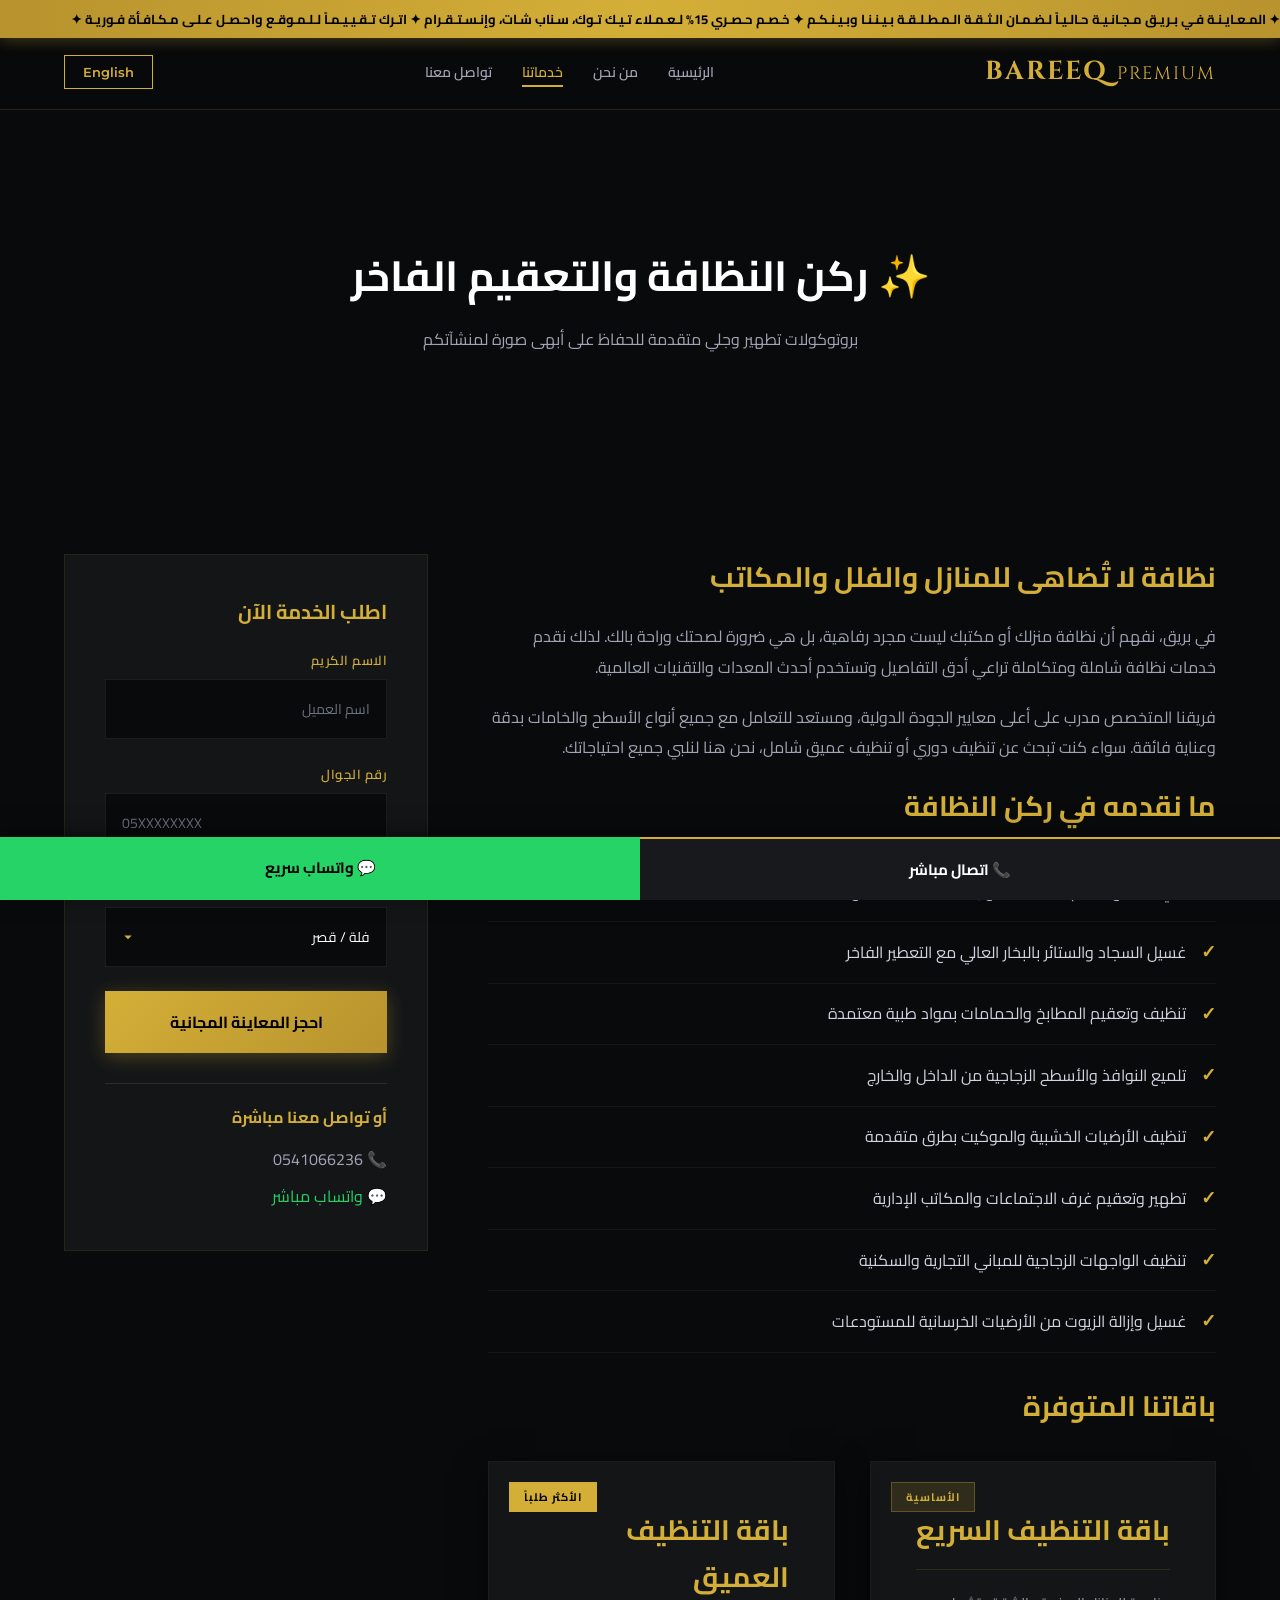
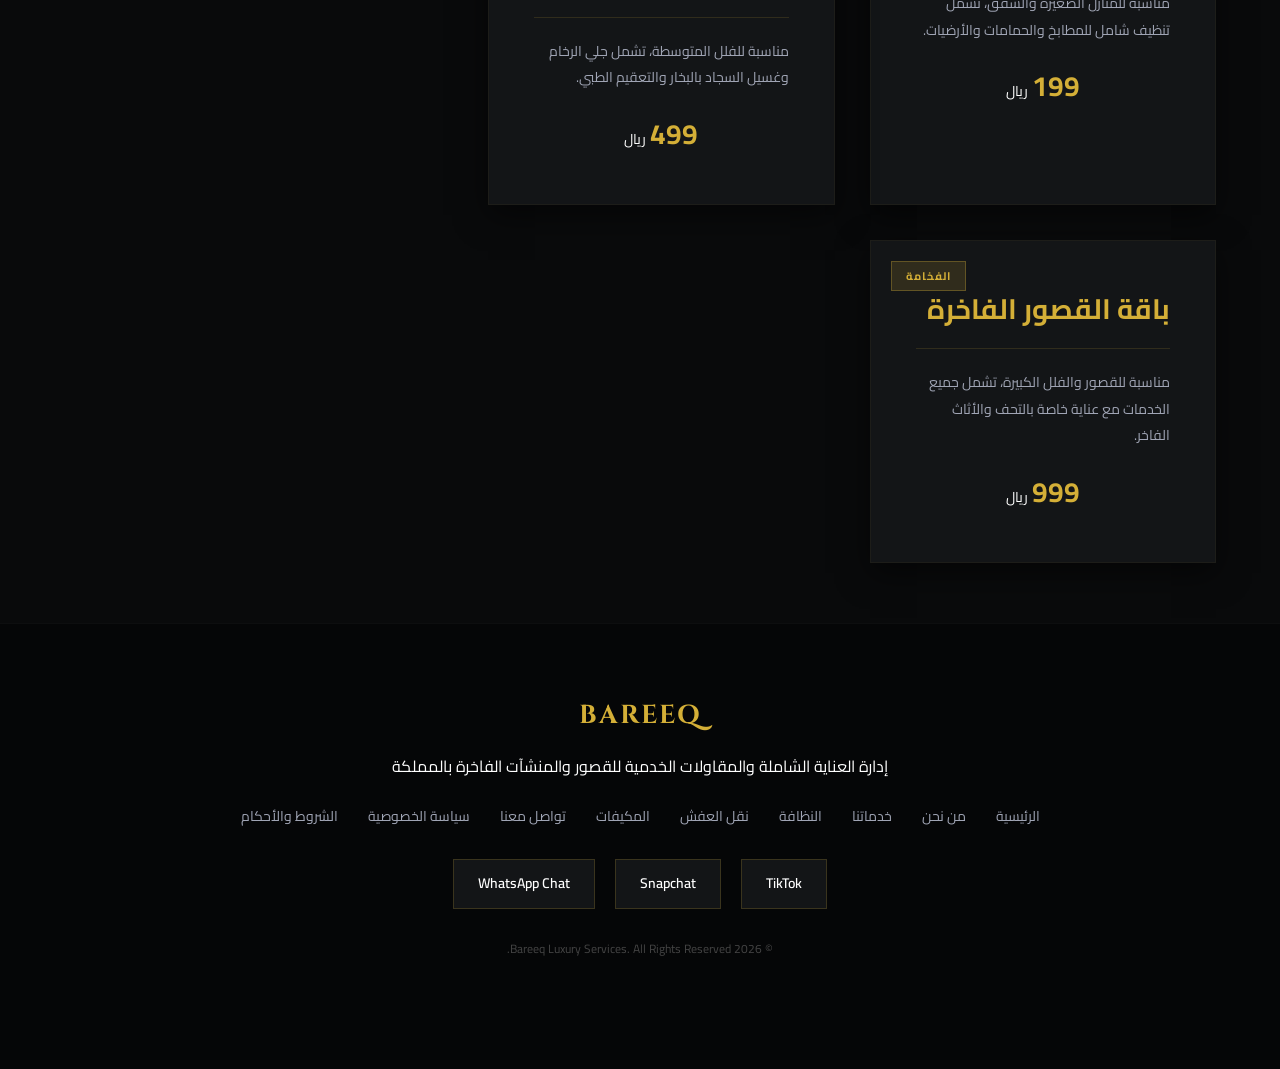
<file: doctor/cleaning.html>
<!DOCTYPE html>
<html lang="ar" dir="rtl">
<head>
    <meta charset="UTF-8">
    <meta name="viewport" content="width=device-width, initial-scale=1.0">
    <title>ركن النظافة والتعقيم الفاخر | بريق</title>
    <meta name="description" content="خدمات النظافة والتعقيم الفاخرة للفلل والقصور والمكاتب والمستودعات في المملكة العربية السعودية. جلي رخام، غسيل سجاد بالبخار، تعقيم طبي.">
    
    <link rel="preconnect" href="https://fonts.googleapis.com">
    <link rel="preconnect" href="https://fonts.gstatic.com" crossorigin>
    <link href="https://fonts.googleapis.com/css2?family=Cairo:wght@400;600;700&family=Cinzel:wght@600;700&family=Montserrat:wght@400;600;700&display=swap" rel="stylesheet">
    <link rel="stylesheet" href="css/styles.css">
</head>
<body>

    <div class="promo-ticker">
        <div class="ticker-wrap">
            <div class="ticker-move">
                ✦ المـعـايـنـة فـي بـريـق مـجـانـيـة حـالـيـاً لـضـمـان الـثـقـة الـمـطـلـقـة بـيـنـنـا وبـيـنـكـم ✦ خـصـم حـصـري 15% لـعـمـلاء تـيـك تـوك، سـناب شـات، وإنـسـتـقـرام ✦ اتـرك تـقـيـيـمـاً لـلـمـوقـع واحـصـل عـلـى مـكـافـأة فـوريـة ✦
            </div>
        </div>
    </div>

    <header>
        <div class="nav-container">
            <div class="logo">BAREEQ <span>PREMIUM</span></div>
            <nav>
                <ul class="nav-links" id="navLinks">
                    <li><a href="index.html">الرئيسية</a></li>
                    <li><a href="about.html">من نحن</a></li>
                    <li><a href="services.html" class="active">خدماتنا</a></li>
                    <li><a href="contact.html">تواصل معنا</a></li>
                </ul>
            </nav>
            <div class="header-controls">
                <button class="menu-toggle" onclick="toggleMenu()" id="menuToggle">
                    <span></span>
                    <span></span>
                    <span></span>
                </button>
                <button class="lang-btn" onclick="toggleLanguage()" id="langBtn">English</button>
            </div>
        </div>
    </header>

    <section class="page-header" style="background: linear-gradient(to bottom, rgba(9,10,11,0.8), var(--charcoal)), url('https://images.unsplash.com/photo-1581578731548-c64695cc6952?auto=format&fit=crop&w=1920&q=80') no-repeat center center/cover;">
        <div class="container">
            <h1 id="pageTitle">✨ ركن النظافة والتعقيم الفاخر</h1>
            <p id="pageDesc">بروتوكولات تطهير وجلي متقدمة للحفاظ على أبهى صورة لمنشآتكم</p>
        </div>
    </section>

    <section class="container">
        <div class="service-detail">
            <div class="service-main">
                <h3 id="detailTitle">نظافة لا تُضاهى للمنازل والفلل والمكاتب</h3>
                <p id="detailP1">في بريق، نفهم أن نظافة منزلك أو مكتبك ليست مجرد رفاهية، بل هي ضرورة لصحتك وراحة بالك. لذلك نقدم خدمات نظافة شاملة ومتكاملة تراعي أدق التفاصيل وتستخدم أحدث المعدات والتقنيات العالمية.</p>
                <p id="detailP2">فريقنا المتخصص مدرب على أعلى معايير الجودة الدولية، ومستعد للتعامل مع جميع أنواع الأسطح والخامات بدقة وعناية فائقة. سواء كنت تبحث عن تنظيف دوري أو تنظيف عميق شامل، نحن هنا لنلبي جميع احتياجاتك.</p>

                <h3 id="featuresTitle">ما نقدمه في ركن النظافة</h3>
                <ul class="service-features">
                    <li id="feat1">جلي وتلميع الرخام بالألماس مع إزالة الخدوش والبقع العنيدة</li>
                    <li id="feat2">غسيل السجاد والستائر بالبخار العالي مع التعطير الفاخر</li>
                    <li id="feat3">تنظيف وتعقيم المطابخ والحمامات بمواد طبية معتمدة</li>
                    <li id="feat4">تلميع النوافذ والأسطح الزجاجية من الداخل والخارج</li>
                    <li id="feat5">تنظيف الأرضيات الخشبية والموكيت بطرق متقدمة</li>
                    <li id="feat6">تطهير وتعقيم غرف الاجتماعات والمكاتب الإدارية</li>
                    <li id="feat7">تنظيف الواجهات الزجاجية للمباني التجارية والسكنية</li>
                    <li id="feat8">غسيل وإزالة الزيوت من الأرضيات الخرسانية للمستودعات</li>
                </ul>

                <h3 id="packagesTitle">باقاتنا المتوفرة</h3>
                <div class="services-grid" style="margin-top: 30px;">
                    <div class="card">
                        <span class="badge">الأساسية</span>
                        <h3 id="pkg1Title">باقة التنظيف السريع</h3>
                        <p id="pkg1Desc">مناسبة للمنازل الصغيرة والشقق، تشمل تنظيف شامل للمطابخ والحمامات والأرضيات.</p>
                        <div style="text-align:center; margin-top:20px;">
                            <span style="font-size:28px; color:var(--gold); font-weight:bold;">199</span>
                            <span style="font-size:14px;">ريال</span>
                        </div>
                    </div>
                    <div class="card">
                        <span class="badge" style="background:var(--gold); color:#000;">الأكثر طلباً</span>
                        <h3 id="pkg2Title">باقة التنظيف العميق</h3>
                        <p id="pkg2Desc">مناسبة للفلل المتوسطة، تشمل جلي الرخام وغسيل السجاد بالبخار والتعقيم الطبي.</p>
                        <div style="text-align:center; margin-top:20px;">
                            <span style="font-size:28px; color:var(--gold); font-weight:bold;">499</span>
                            <span style="font-size:14px;">ريال</span>
                        </div>
                    </div>
                    <div class="card">
                        <span class="badge">الفخامة</span>
                        <h3 id="pkg3Title">باقة القصور الفاخرة</h3>
                        <p id="pkg3Desc">مناسبة للقصور والفلل الكبيرة، تشمل جميع الخدمات مع عناية خاصة بالتحف والأثاث الفاخر.</p>
                        <div style="text-align:center; margin-top:20px;">
                            <span style="font-size:28px; color:var(--gold); font-weight:bold;">999</span>
                            <span style="font-size:14px;">ريال</span>
                        </div>
                    </div>
                </div>
            </div>

            <div class="service-sidebar">
                <h3 id="sidebarTitle">اطلب الخدمة الآن</h3>
                <div class="form-group">
                    <label id="l1">الاسم الكريم</label>
                    <input type="text" placeholder="اسم العميل" required>
                </div>
                <div class="form-group">
                    <label id="l2">رقم الجوال</label>
                    <input type="tel" placeholder="05XXXXXXXX" required>
                </div>
                <div class="form-group">
                    <label>نوع المنشأة</label>
                    <select>
                        <option value="villa">فلة / قصر</option>
                        <option value="apartment">شقة / منزل</option>
                        <option value="office">مكتب / شركة</option>
                        <option value="warehouse">مستودع / مخزن</option>
                    </select>
                </div>
                <button class="btn-gold-trigger" style="width:100%; border:none; cursor:pointer;" onclick="submitCleaningRequest()">احجز المعاينة المجانية</button>
                
                <div style="margin-top:30px; padding-top:20px; border-top:1px solid rgba(255,255,255,0.1);">
                    <h4 style="color:var(--gold); margin-bottom:15px;" id="contactTitle">أو تواصل معنا مباشرة</h4>
                    <a href="tel:+966541066236" style="display:block; color:var(--gray); text-decoration:none; margin-bottom:10px;">📞 0541066236</a>
                    <a href="https://wa.me/966541066236" style="display:block; color:var(--success); text-decoration:none;">💬 واتساب مباشر</a>
                </div>
            </div>
        </div>
    </section>

    <footer>
        <div class="container" style="padding:0;">
            <div class="logo" style="margin-bottom:15px;">BAREEQ</div>
            <p>إدارة العناية الشاملة والمقاولات الخدمية للقصور والمنشآت الفاخرة بالمملكة</p>
            
            <div class="footer-links">
                <a href="index.html">الرئيسية</a>
                <a href="about.html">من نحن</a>
                <a href="services.html">خدماتنا</a>
                <a href="cleaning.html">النظافة</a>
                <a href="moving.html">نقل العفش</a>
                <a href="ac.html">المكيفات</a>
                <a href="contact.html">تواصل معنا</a>
                <a href="privacy.html">سياسة الخصوصية</a>
                <a href="terms.html">الشروط والأحكام</a>
            </div>

            <div class="footer-socials">
                <a href="https://tiktok.com/@alealamia_ksa" target="_blank" rel="noopener noreferrer">TikTok</a>
                <a href="https://www.snapchat.com/add/mbnabdullah3" target="_blank" rel="noopener noreferrer">Snapchat</a>
                <a href="https://wa.me/966541066236" target="_blank" rel="noopener noreferrer">WhatsApp Chat</a>
            </div>

            <p style="font-size:12px; color: #444; margin-top:30px;">© 2026 Bareeq Luxury Services. All Rights Reserved.</p>
        </div>
    </footer>

    <div class="sticky-bar">
        <a href="tel:+966541066236" class="sticky-btn btn-c">📞 اتصال مباشر</a>
        <a href="https://wa.me/966541066236" class="sticky-btn btn-w">💬 واتساب سريع</a>
    </div>

    <script>
        let currentLang = 'ar';

        function toggleMenu() {
            const navLinks = document.getElementById('navLinks');
            const menuToggle = document.getElementById('menuToggle');
            navLinks.classList.toggle('active');
            menuToggle.classList.toggle('active');
        }

        // Close menu when clicking outside
        document.addEventListener('click', function(e) {
            const navLinks = document.getElementById('navLinks');
            const menuToggle = document.getElementById('menuToggle');
            if (!e.target.closest('.nav-container') && navLinks.classList.contains('active')) {
                navLinks.classList.remove('active');
                menuToggle.classList.remove('active');
            }
        });

        function submitCleaningRequest() {
            alert(currentLang === 'ar' ? "🎉 تم استلام طلبك بنجاح! سنتواصل معك خلال ساعة لتأكيد موعد المعاينة المجانية." : "🎉 Your request has been received successfully! We will contact you within an hour to confirm your free inspection appointment.");
        }

        const data = {
            ar: {
                btn: "English",
                title: "✨ ركن النظافة والتعقيم الفاخر",
                desc: "بروتوكولات تطهير وجلي متقدمة للحفاظ على أبهى صورة لمنشآتكم",
                detailTitle: "نظافة لا تُضاهى للمنازل والفلل والمكاتب",
                detailP1: "في بريق، نفهم أن نظافة منزلك أو مكتبك ليست مجرد رفاهية، بل هي ضرورة لصحتك وراحة بالك. لذلك نقدم خدمات نظافة شاملة ومتكاملة تراعي أدق التفاصيل وتستخدم أحدث المعدات والتقنيات العالمية.",
                detailP2: "فريقنا المتخصص مدرب على أعلى معايير الجودة الدولية، ومستعد للتعامل مع جميع أنواع الأسطح والخامات بدقة وعناية فائقة. سواء كنت تبحث عن تنظيف دوري أو تنظيف عميق شامل، نحن هنا لنلبي جميع احتياجاتك.",
                featuresTitle: "ما نقدمه في ركن النظافة",
                feat1: "جلي وتلميع الرخام بالألماس مع إزالة الخدوش والبقع العنيدة",
                feat2: "غسيل السجاد والستائر بالبخار العالي مع التعطير الفاخر",
                feat3: "تنظيف وتعقيم المطابخ والحمامات بمواد طبية معتمدة",
                feat4: "تلميع النوافذ والأسطح الزجاجية من الداخل والخارج",
                feat5: "تنظيف الأرضيات الخشبية والموكيت بطرق متقدمة",
                feat6: "تطهير وتعقيم غرف الاجتماعات والمكاتب الإدارية",
                feat7: "تنظيف الواجهات الزجاجية للمباني التجارية والسكنية",
                feat8: "غسيل وإزالة الزيوت من الأرضيات الخرسانية للمستودعات",
                packagesTitle: "باقاتنا المتوفرة",
                pkg1Title: "باقة التنظيف السريع", pkg1Desc: "مناسبة للمنازل الصغيرة والشقق، تشمل تنظيف شامل للمطابخ والحمامات والأرضيات.",
                pkg2Title: "باقة التنظيف العميق", pkg2Desc: "مناسبة للفلل المتوسطة، تشمل جلي الرخام وغسيل السجاد بالبخار والتعقيم الطبي.",
                pkg3Title: "باقة القصور الفاخرة", pkg3Desc: "مناسبة للقصور والفلل الكبيرة، تشمل جميع الخدمات مع عناية خاصة بالتحف والأثاث الفاخر.",
                sidebarTitle: "اطلب الخدمة الآن", contactTitle: "أو تواصل معنا مباشرة",
                l1: "الاسم الكريم", l2: "رقم الجوال",
            },
            en: {
                btn: "العربية",
                title: "✨ Luxury Cleaning & Sterilization Suite",
                desc: "Advanced sterilization and polishing protocols to maintain the pristine appearance of your properties",
                detailTitle: "Unparalleled Cleaning for Homes, Villas & Offices",
                detailP1: "At Bareeq, we understand that cleaning your home or office is not just a luxury, but a necessity for your health and peace of mind. That's why we provide comprehensive and integrated cleaning services that pay attention to the slightest details and use the latest global equipment and technologies.",
                detailP2: "Our specialized team is trained on the highest international quality standards and ready to deal with all types of surfaces and materials with utmost precision and care. Whether you're looking for periodic cleaning or comprehensive deep cleaning, we're here to meet all your needs.",
                featuresTitle: "What We Offer in Our Cleaning Suite",
                feat1: "Diamond polishing and gleaming of marble with removal of scratches and stubborn stains",
                feat2: "High-pressure washing of carpets and curtains with luxury fragrance",
                feat3: "Cleaning and sterilizing kitchens and bathrooms with certified medical materials",
                feat4: "Polishing windows and glass surfaces from inside and outside",
                feat5: "Advanced cleaning of wooden floors and carpets",
                feat6: "Sterilization of meeting rooms and administrative offices",
                feat7: "Cleaning glass facades for commercial and residential buildings",
                feat8: "Washing and removing oils from concrete floors for warehouses",
                packagesTitle: "Available Packages",
                pkg1Title: "Quick Cleaning Package", pkg1Desc: "Suitable for small houses and apartments, includes comprehensive cleaning of kitchens, bathrooms, and floors.",
                pkg2Title: "Deep Cleaning Package", pkg2Desc: "Suitable for medium-sized villas, includes marble polishing, carpet washing with steam, and medical sterilization.",
                pkg3Title: "Luxury Palaces Package", pkg3Desc: "Suitable for palaces and large villas, includes all services with special care for antiques and luxury furniture.",
                sidebarTitle: "Request Service Now", contactTitle: "Or Contact Us Directly",
                l1: "Full Name", l2: "Mobile Number",
            }
        };

        function toggleLanguage() {
            const root = document.documentElement;
            const body = document.body;
            
            if (currentLang === 'ar') {
                currentLang = 'en';
                root.setAttribute('dir', 'ltr');
                root.setAttribute('lang', 'en');
                body.classList.add('en-mode');
            } else {
                currentLang = 'ar';
                root.setAttribute('dir', 'rtl');
                root.setAttribute('lang', 'ar');
                body.classList.remove('en-mode');
            }

            document.getElementById('langBtn').innerText = data[currentLang].btn;
            document.getElementById('pageTitle').innerText = data[currentLang].title;
            document.getElementById('pageDesc').innerText = data[currentLang].desc;
            document.getElementById('detailTitle').innerText = data[currentLang].detailTitle;
            document.getElementById('detailP1').innerText = data[currentLang].detailP1;
            document.getElementById('detailP2').innerText = data[currentLang].detailP2;
            document.getElementById('featuresTitle').innerText = data[currentLang].featuresTitle;
            document.getElementById('feat1').innerText = data[currentLang].feat1;
            document.getElementById('feat2').innerText = data[currentLang].feat2;
            document.getElementById('feat3').innerText = data[currentLang].feat3;
            document.getElementById('feat4').innerText = data[currentLang].feat4;
            document.getElementById('feat5').innerText = data[currentLang].feat5;
            document.getElementById('feat6').innerText = data[currentLang].feat6;
            document.getElementById('feat7').innerText = data[currentLang].feat7;
            document.getElementById('feat8').innerText = data[currentLang].feat8;
            document.getElementById('packagesTitle').innerText = data[currentLang].packagesTitle;
            document.getElementById('pkg1Title').innerText = data[currentLang].pkg1Title;
            document.getElementById('pkg1Desc').innerText = data[currentLang].pkg1Desc;
            document.getElementById('pkg2Title').innerText = data[currentLang].pkg2Title;
            document.getElementById('pkg2Desc').innerText = data[currentLang].pkg2Desc;
            document.getElementById('pkg3Title').innerText = data[currentLang].pkg3Title;
            document.getElementById('pkg3Desc').innerText = data[currentLang].pkg3Desc;
            document.getElementById('sidebarTitle').innerText = data[currentLang].sidebarTitle;
            document.getElementById('contactTitle').innerText = data[currentLang].contactTitle;
            document.getElementById('l1').innerText = data[currentLang].l1;
            document.getElementById('l2').innerText = data[currentLang].l2;
        }
    </script>
</body>
</html>
</file>
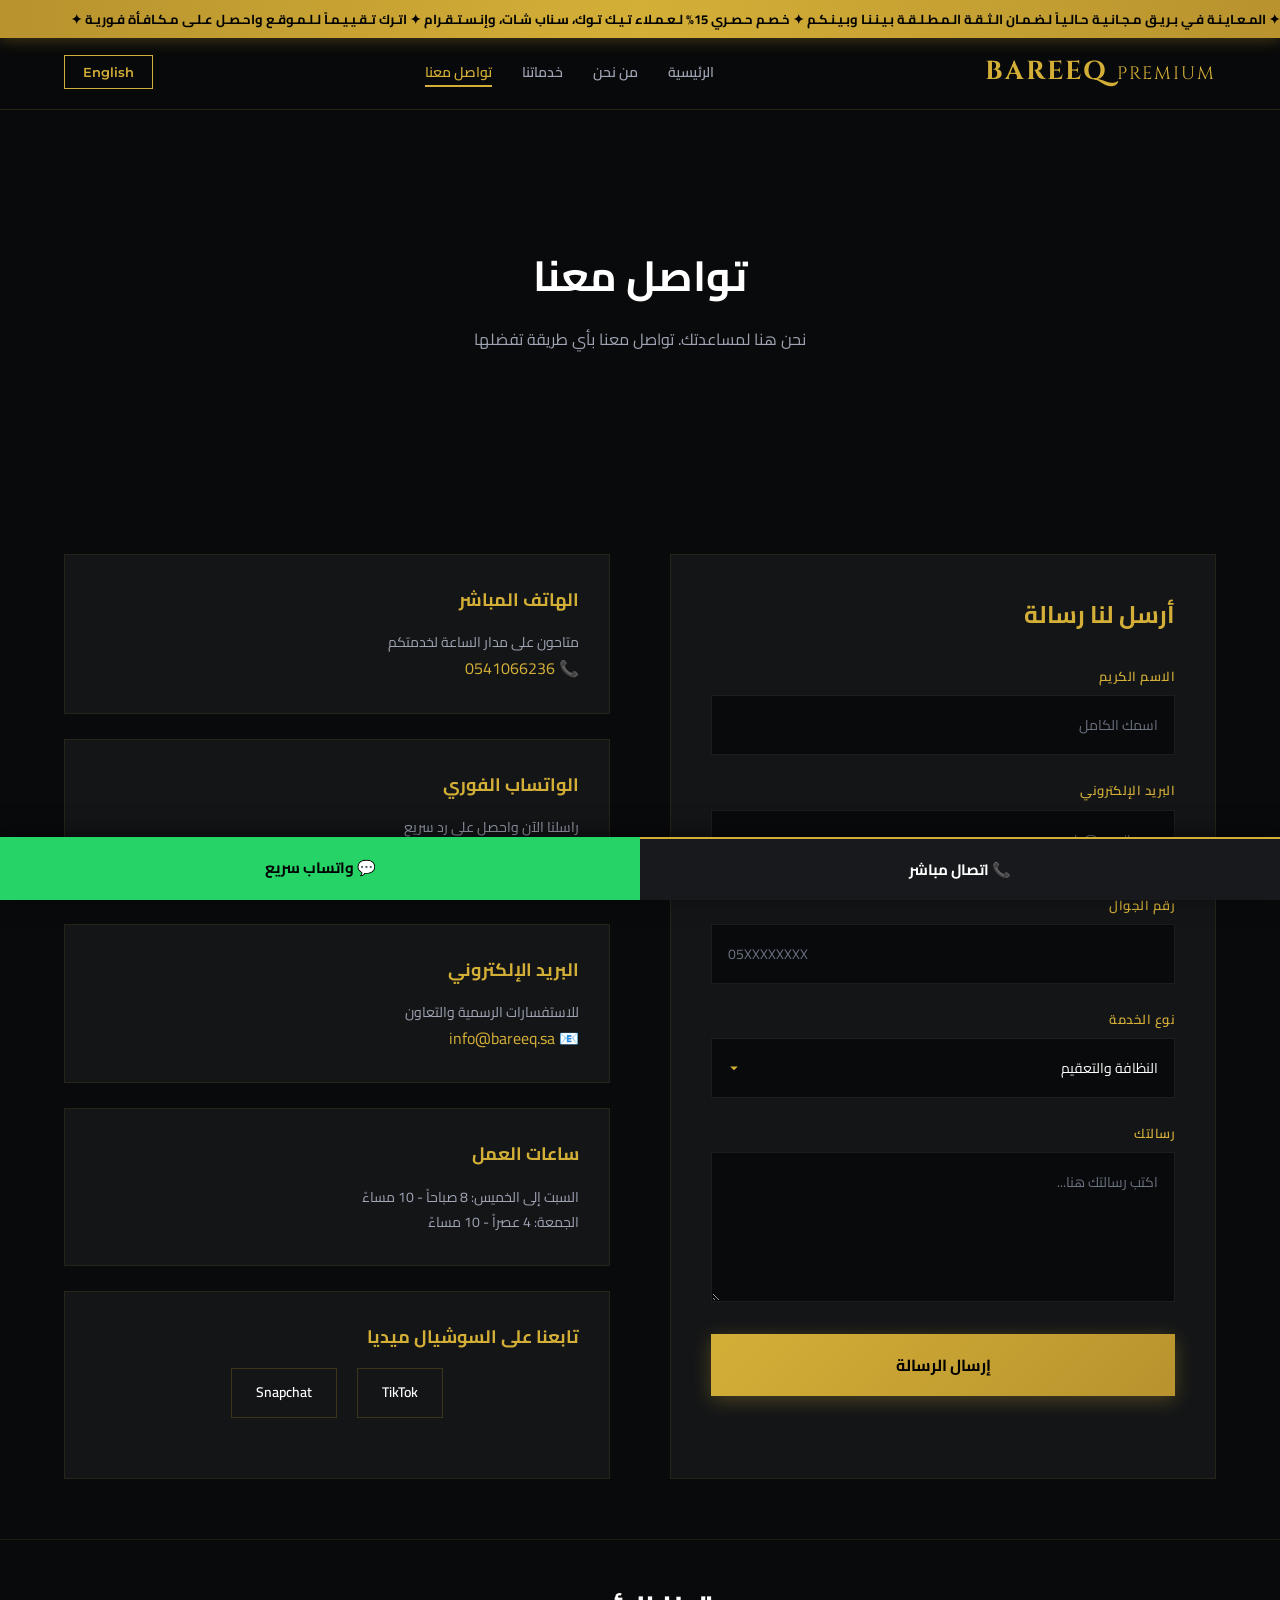
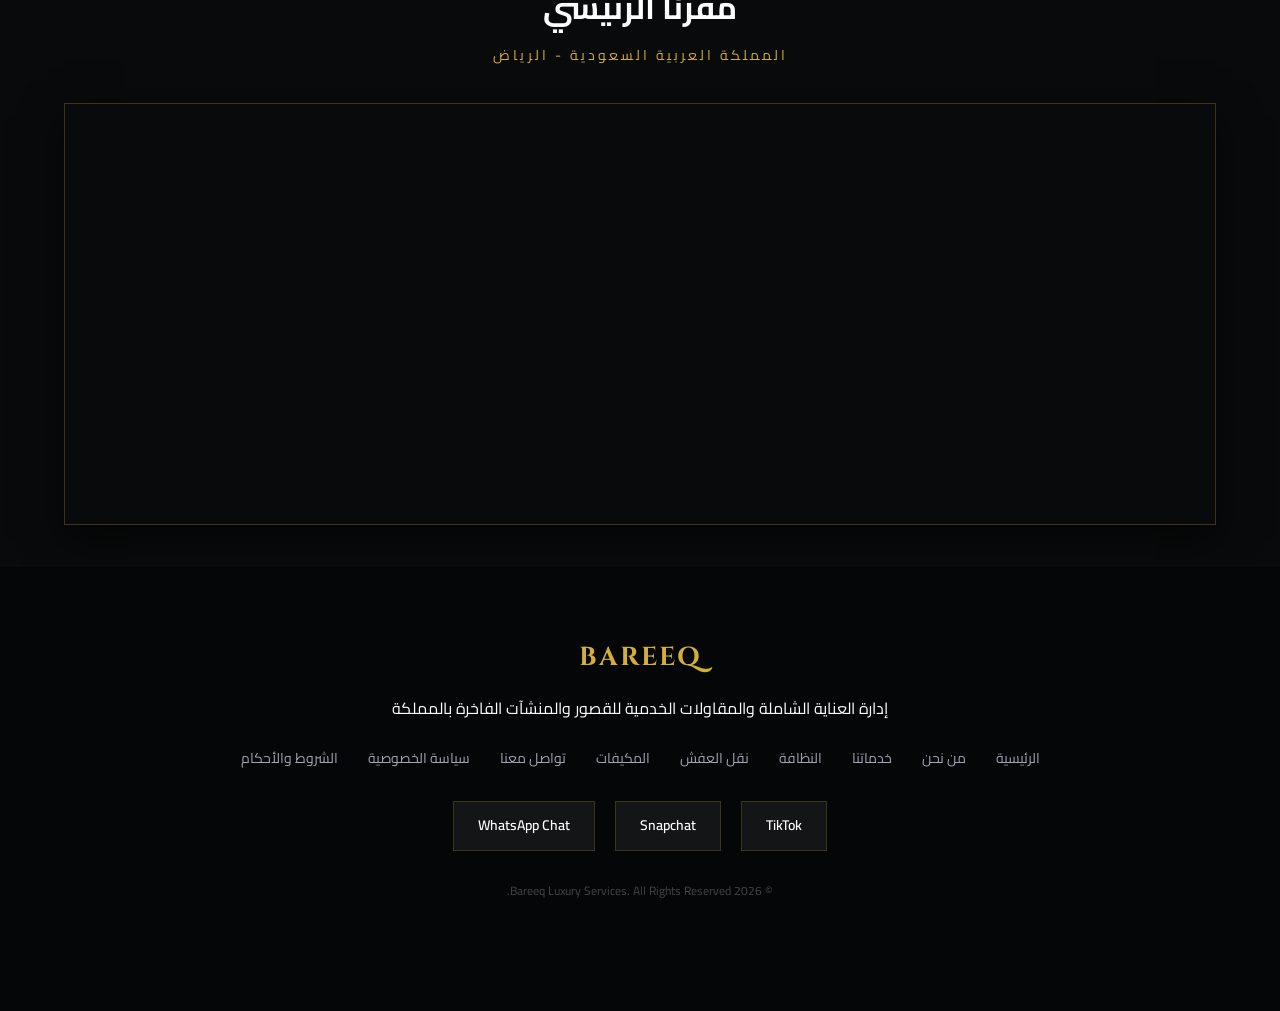
<file: doctor/contact.html>
<!DOCTYPE html>
<html lang="ar" dir="rtl">
<head>
    <meta charset="UTF-8">
    <meta name="viewport" content="width=device-width, initial-scale=1.0">
    <title>تواصل معنا | بريق للخدمات الفاخرة</title>
    <meta name="description" content="تواصل مع فريق بريق للحصول على استشارة مجانية أو حجز موعد. نحن متاحون على مدار الساعة لخدمتكم.">
    
    <link rel="preconnect" href="https://fonts.googleapis.com">
    <link rel="preconnect" href="https://fonts.gstatic.com" crossorigin>
    <link href="https://fonts.googleapis.com/css2?family=Cairo:wght@400;600;700&family=Cinzel:wght@600;700&family=Montserrat:wght@400;600;700&display=swap" rel="stylesheet">
    <link rel="stylesheet" href="css/styles.css">
</head>
<body>

    <div class="promo-ticker">
        <div class="ticker-wrap">
            <div class="ticker-move">
                ✦ المـعـايـنـة فـي بـريـق مـجـانـيـة حـالـيـاً لـضـمـان الـثـقـة الـمـطـلـقـة بـيـنـنـا وبـيـنـكـم ✦ خـصـم حـصـري 15% لـعـمـلاء تـيـك تـوك، سـناب شـات، وإنـسـتـقـرام ✦ اتـرك تـقـيـيـمـاً لـلـمـوقـع واحـصـل عـلـى مـكـافـأة فـوريـة ✦
            </div>
        </div>
    </div>

    <header>
        <div class="nav-container">
            <div class="logo">BAREEQ <span>PREMIUM</span></div>
            <nav>
                <ul class="nav-links" id="navLinks">
                    <li><a href="index.html">الرئيسية</a></li>
                    <li><a href="about.html">من نحن</a></li>
                    <li><a href="services.html">خدماتنا</a></li>
                    <li><a href="contact.html" class="active">تواصل معنا</a></li>
                </ul>
            </nav>
            <div class="header-controls">
                <button class="menu-toggle" onclick="toggleMenu()" id="menuToggle">
                    <span></span>
                    <span></span>
                    <span></span>
                </button>
                <button class="lang-btn" onclick="toggleLanguage()" id="langBtn">English</button>
            </div>
        </div>
    </header>

    <section class="page-header">
        <div class="container">
            <h1 id="pageTitle">تواصل معنا</h1>
            <p id="pageDesc">نحن هنا لمساعدتك. تواصل معنا بأي طريقة تفضلها</p>
        </div>
    </section>

    <section class="container">
        <div class="contact-grid">
            <div class="contact-form">
                <h2 style="margin-bottom:30px; color:var(--gold);" id="formTitle">أرسل لنا رسالة</h2>
                <form onsubmit="submitContactForm(event)">
                    <div class="form-group">
                        <label id="l1">الاسم الكريم</label>
                        <input type="text" placeholder="اسمك الكامل" required>
                    </div>
                    <div class="form-group">
                        <label id="l2">البريد الإلكتروني</label>
                        <input type="email" placeholder="example@email.com" required>
                    </div>
                    <div class="form-group">
                        <label id="l3">رقم الجوال</label>
                        <input type="tel" placeholder="05XXXXXXXX">
                    </div>
                    <div class="form-group">
                        <label id="l4">نوع الخدمة</label>
                        <select>
                            <option value="cleaning">النظافة والتعقيم</option>
                            <option value="moving">نقل العفش</option>
                            <option value="ac">المكيفات</option>
                            <option value="other">استفسار عام</option>
                        </select>
                    </div>
                    <div class="form-group">
                        <label id="l5">رسالتك</label>
                        <textarea placeholder="اكتب رسالتك هنا..." required></textarea>
                    </div>
                    <button type="submit" class="btn-gold-trigger" style="width:100%; border:none; cursor:pointer;" id="submitBtn">إرسال الرسالة</button>
                </form>
            </div>

            <div class="contact-info">
                <div class="info-card">
                    <h3 id="phoneTitle">الهاتف المباشر</h3>
                    <p id="phoneDesc">متاحون على مدار الساعة لخدمتكم</p>
                    <a href="tel:+966541066236">📞 0541066236</a>
                </div>
                <div class="info-card">
                    <h3 id="whatsappTitle">الواتساب الفوري</h3>
                    <p id="whatsappDesc">راسلنا الآن واحصل على رد سريع</p>
                    <a href="https://wa.me/966541066236" target="_blank">💬 ابدأ المحادثة</a>
                </div>
                <div class="info-card">
                    <h3 id="emailTitle">البريد الإلكتروني</h3>
                    <p id="emailDesc">للاستفسارات الرسمية والتعاون</p>
                    <a href="mailto:info@bareeq.sa">📧 info@bareeq.sa</a>
                </div>
                <div class="info-card">
                    <h3 id="hoursTitle">ساعات العمل</h3>
                    <p id="hoursDesc">السبت إلى الخميس: 8 صباحاً - 10 مساءً<br>الجمعة: 4 عصراً - 10 مساءً</p>
                </div>
                <div class="info-card">
                    <h3 id="socialTitle">تابعنا على السوشيال ميديا</h3>
                    <div class="footer-socials" style="margin-top:15px;">
                        <a href="https://tiktok.com/@alealamia_ksa" target="_blank">TikTok</a>
                        <a href="https://www.snapchat.com/add/mbnabdullah3" target="_blank">Snapchat</a>
                    </div>
                </div>
            </div>
        </div>
    </section>

    <section class="map-section">
        <div class="container" style="padding-top: 0; padding-bottom: 0;">
            <div class="section-header" style="margin-bottom: 35px;">
                <h2 style="font-size: 32px; margin-bottom: 10px;" id="mapTitle">مقرنا الرئيسي</h2>
                <p style="color: var(--gold); font-size: 14px;" id="mapSub">المملكة العربية السعودية - الرياض</p>
            </div>
            <div class="map-wrapper">
                <iframe src="https://www.google.com/maps/embed?pb=!1m14!1m8!1m3!1d14510.985651910688!2d46.72532!3d24.600987!3m2!1i1024!2i768!4f13.1!3m3!1m2!1s0x3e2f0f49673da60d%3A0x6bba8ff79cb4d93!2z2KfZhNi52LLZitiSubmshSwg2KfZhNix2YrYp9i2!5e0!3m2!1sar!2ssa!4v1717144000000!3m2!1sar!2ssa" width="100%" height="420" style="border:0;" allowfullscreen="" loading="lazy" referrerpolicy="no-referrer-when-downgrade"></iframe>
            </div>
        </div>
    </section>

    <footer>
        <div class="container" style="padding:0;">
            <div class="logo" style="margin-bottom:15px;">BAREEQ</div>
            <p>إدارة العناية الشاملة والمقاولات الخدمية للقصور والمنشآت الفاخرة بالمملكة</p>
            
            <div class="footer-links">
                <a href="index.html">الرئيسية</a>
                <a href="about.html">من نحن</a>
                <a href="services.html">خدماتنا</a>
                <a href="cleaning.html">النظافة</a>
                <a href="moving.html">نقل العفش</a>
                <a href="ac.html">المكيفات</a>
                <a href="contact.html">تواصل معنا</a>
                <a href="privacy.html">سياسة الخصوصية</a>
                <a href="terms.html">الشروط والأحكام</a>
            </div>

            <div class="footer-socials">
                <a href="https://tiktok.com/@alealamia_ksa" target="_blank" rel="noopener noreferrer">TikTok</a>
                <a href="https://www.snapchat.com/add/mbnabdullah3" target="_blank" rel="noopener noreferrer">Snapchat</a>
                <a href="https://wa.me/966541066236" target="_blank" rel="noopener noreferrer">WhatsApp Chat</a>
            </div>

            <p style="font-size:12px; color: #444; margin-top:30px;">© 2026 Bareeq Luxury Services. All Rights Reserved.</p>
        </div>
    </footer>

    <div class="sticky-bar">
        <a href="tel:+966541066236" class="sticky-btn btn-c">📞 اتصال مباشر</a>
        <a href="https://wa.me/966541066236" class="sticky-btn btn-w">💬 واتساب سريع</a>
    </div>

    <script>
        let currentLang = 'ar';

        function toggleMenu() {
            const navLinks = document.getElementById('navLinks');
            const menuToggle = document.getElementById('menuToggle');
            navLinks.classList.toggle('active');
            menuToggle.classList.toggle('active');
        }

        // Close menu when clicking outside
        document.addEventListener('click', function(e) {
            const navLinks = document.getElementById('navLinks');
            const menuToggle = document.getElementById('menuToggle');
            if (!e.target.closest('.nav-container') && navLinks.classList.contains('active')) {
                navLinks.classList.remove('active');
                menuToggle.classList.remove('active');
            }
        });

        function submitContactForm(event) {
            event.preventDefault();
            alert(currentLang === 'ar' ? "🎉 تم إرسال رسالتك بنجاح! سنتواصل معك في أقرب وقت ممكن." : "🎉 Your message has been sent successfully! We will contact you as soon as possible.");
            event.target.reset();
        }

        const data = {
            ar: {
                btn: "English",
                title: "تواصل معنا",
                desc: "نحن هنا لمساعدتك. تواصل معنا بأي طريقة تفضلها",
                formTitle: "أرسل لنا رسالة",
                l1: "الاسم الكريم", l2: "البريد الإلكتروني", l3: "رقم الجوال", l4: "نوع الخدمة", l5: "رسالتك",
                submitBtn: "إرسال الرسالة",
                phoneTitle: "الهاتف المباشر", phoneDesc: "متاحون على مدار الساعة لخدمتكم",
                whatsappTitle: "الواتساب الفوري", whatsappDesc: "راسلنا الآن واحصل على رد سريع",
                emailTitle: "البريد الإلكتروني", emailDesc: "للاستفسارات الرسمية والتعاون",
                hoursTitle: "ساعات العمل", hoursDesc: "السبت إلى الخميس: 8 صباحاً - 10 مساءً\nالجمعة: 4 عصراً - 10 مساءً",
                socialTitle: "تابعنا على السوشيال ميديا",
                mapTitle: "مقرنا الرئيسي", mapSub: "المملكة العربية السعودية - الرياض",
            },
            en: {
                btn: "العربية",
                title: "Contact Us",
                desc: "We're here to help. Contact us in any way you prefer",
                formTitle: "Send Us a Message",
                l1: "Full Name", l2: "Email Address", l3: "Mobile Number", l4: "Service Type", l5: "Your Message",
                submitBtn: "Send Message",
                phoneTitle: "Direct Phone", phoneDesc: "Available around the clock for your service",
                whatsappTitle: "Instant WhatsApp", whatsappDesc: "Message us now for a quick response",
                emailTitle: "Email", emailDesc: "For official inquiries and collaboration",
                hoursTitle: "Working Hours", hoursDesc: "Saturday to Thursday: 8 AM - 10 PM\nFriday: 4 PM - 10 PM",
                socialTitle: "Follow Us on Social Media",
                mapTitle: "Our Headquarters", mapSub: "Kingdom of Saudi Arabia - Riyadh",
            }
        };

        function toggleLanguage() {
            const root = document.documentElement;
            const body = document.body;
            
            if (currentLang === 'ar') {
                currentLang = 'en';
                root.setAttribute('dir', 'ltr');
                root.setAttribute('lang', 'en');
                body.classList.add('en-mode');
            } else {
                currentLang = 'ar';
                root.setAttribute('dir', 'rtl');
                root.setAttribute('lang', 'ar');
                body.classList.remove('en-mode');
            }

            document.getElementById('langBtn').innerText = data[currentLang].btn;
            document.getElementById('pageTitle').innerText = data[currentLang].title;
            document.getElementById('pageDesc').innerText = data[currentLang].desc;
            document.getElementById('formTitle').innerText = data[currentLang].formTitle;
            document.getElementById('l1').innerText = data[currentLang].l1;
            document.getElementById('l2').innerText = data[currentLang].l2;
            document.getElementById('l3').innerText = data[currentLang].l3;
            document.getElementById('l4').innerText = data[currentLang].l4;
            document.getElementById('l5').innerText = data[currentLang].l5;
            document.getElementById('submitBtn').innerText = data[currentLang].submitBtn;
            document.getElementById('phoneTitle').innerText = data[currentLang].phoneTitle;
            document.getElementById('phoneDesc').innerText = data[currentLang].phoneDesc;
            document.getElementById('whatsappTitle').innerText = data[currentLang].whatsappTitle;
            document.getElementById('whatsappDesc').innerText = data[currentLang].whatsappDesc;
            document.getElementById('emailTitle').innerText = data[currentLang].emailTitle;
            document.getElementById('emailDesc').innerText = data[currentLang].emailDesc;
            document.getElementById('hoursTitle').innerText = data[currentLang].hoursTitle;
            document.getElementById('hoursDesc').innerText = data[currentLang].hoursDesc;
            document.getElementById('socialTitle').innerText = data[currentLang].socialTitle;
            document.getElementById('mapTitle').innerText = data[currentLang].mapTitle;
            document.getElementById('mapSub').innerText = data[currentLang].mapSub;
        }
    </script>
</body>
</html>
</file>
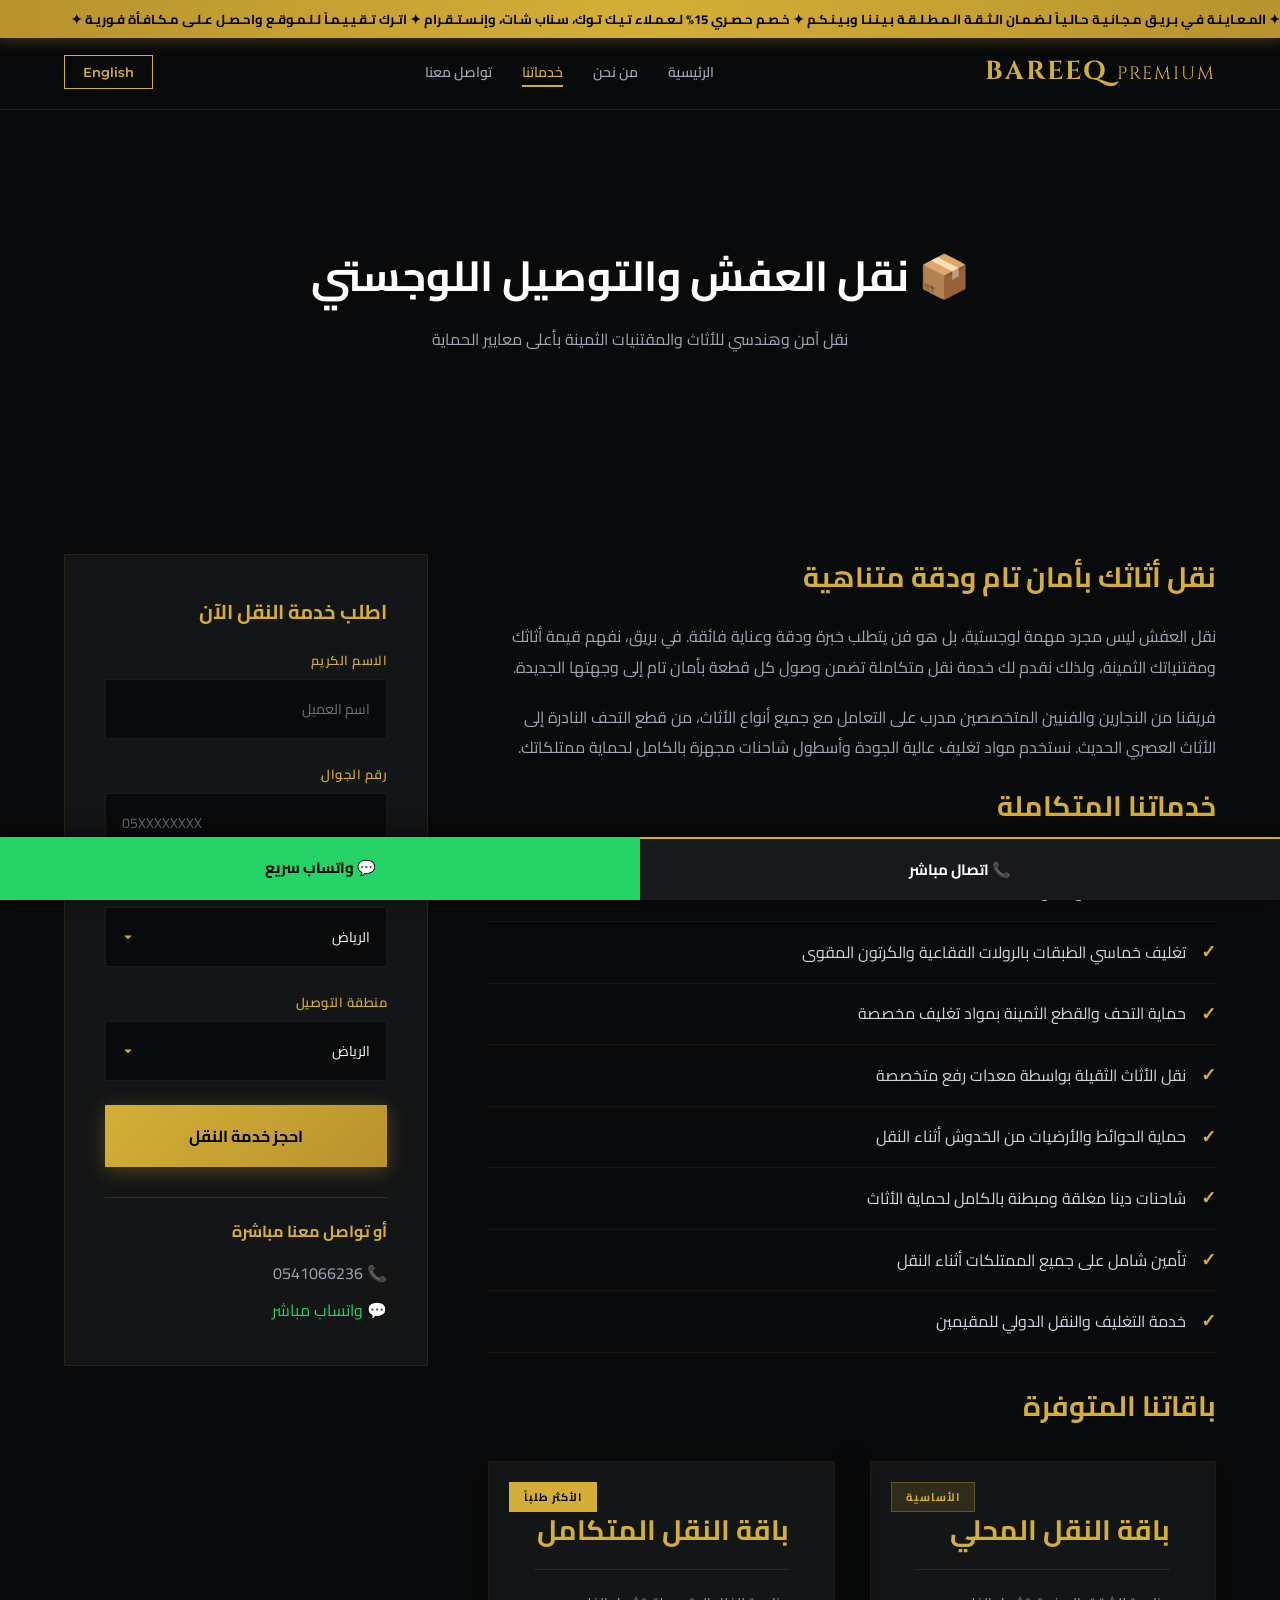
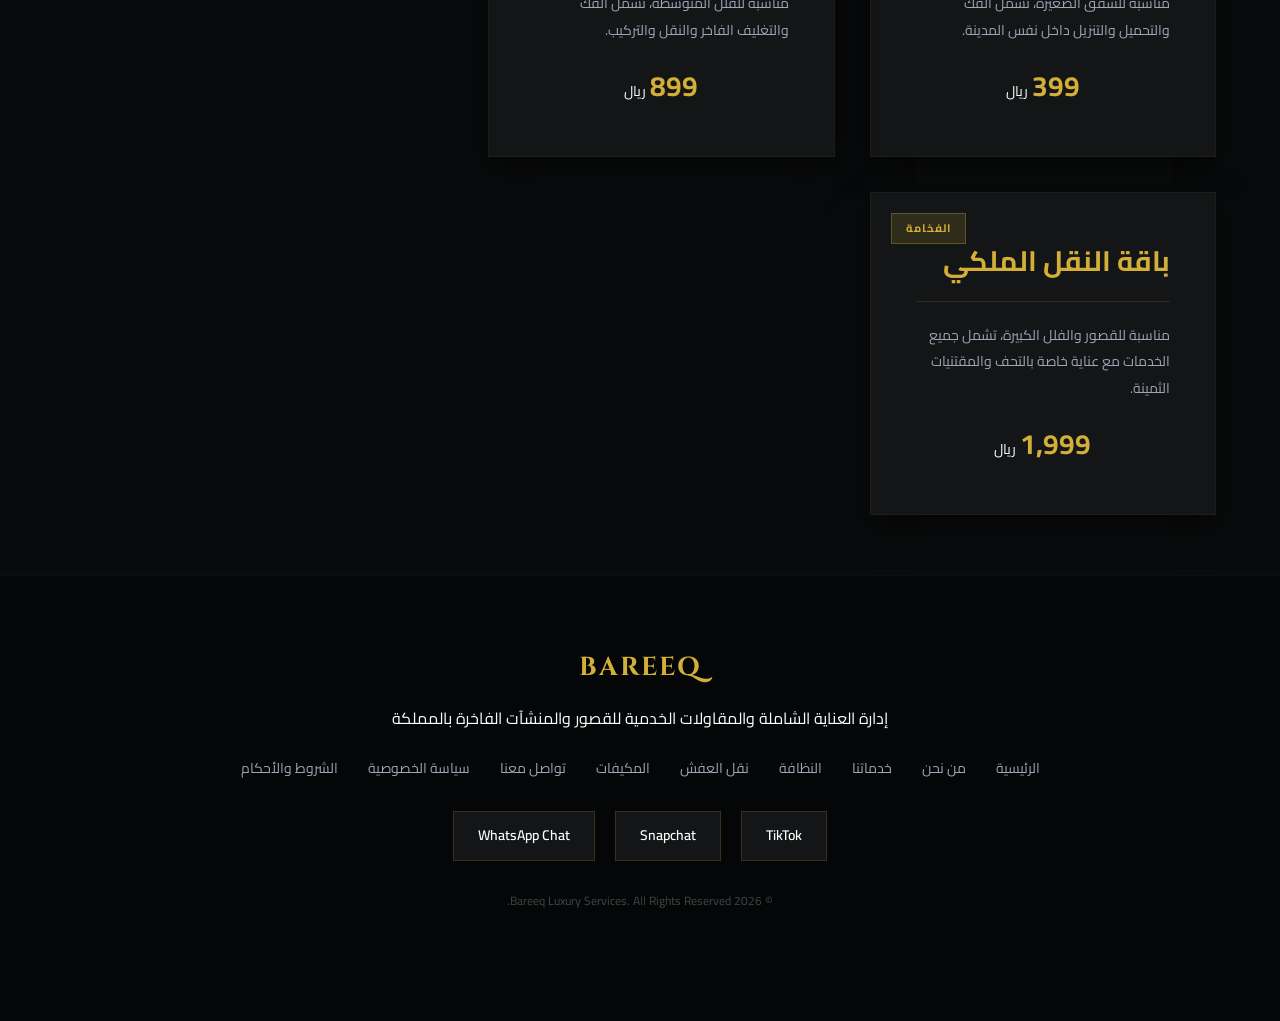
<file: doctor/moving.html>
<!DOCTYPE html>
<html lang="ar" dir="rtl">
<head>
    <meta charset="UTF-8">
    <meta name="viewport" content="width=device-width, initial-scale=1.0">
    <title>نقل العفش والتوصيل اللوجستي | بريق</title>
    <meta name="description" content="خدمات نقل العفش الآمنة والمتكاملة في المملكة العربية السعودية. فك وتركيب، تغليف فاخر، نقل بأسطول شاحنات آمن.">
    
    <link rel="preconnect" href="https://fonts.googleapis.com">
    <link rel="preconnect" href="https://fonts.gstatic.com" crossorigin>
    <link href="https://fonts.googleapis.com/css2?family=Cairo:wght@400;600;700&family=Cinzel:wght@600;700&family=Montserrat:wght@400;600;700&display=swap" rel="stylesheet">
    <link rel="stylesheet" href="css/styles.css">
</head>
<body>

    <div class="promo-ticker">
        <div class="ticker-wrap">
            <div class="ticker-move">
                ✦ المـعـايـنـة فـي بـريـق مـجـانـيـة حـالـيـاً لـضـمـان الـثـقـة الـمـطـلـقـة بـيـنـنـا وبـيـنـكـم ✦ خـصـم حـصـري 15% لـعـمـلاء تـيـك تـوك، سـناب شـات، وإنـسـتـقـرام ✦ اتـرك تـقـيـيـمـاً لـلـمـوقـع واحـصـل عـلـى مـكـافـأة فـوريـة ✦
            </div>
        </div>
    </div>

    <header>
        <div class="nav-container">
            <div class="logo">BAREEQ <span>PREMIUM</span></div>
            <nav>
                <ul class="nav-links" id="navLinks">
                    <li><a href="index.html">الرئيسية</a></li>
                    <li><a href="about.html">من نحن</a></li>
                    <li><a href="services.html" class="active">خدماتنا</a></li>
                    <li><a href="contact.html">تواصل معنا</a></li>
                </ul>
            </nav>
            <div class="header-controls">
                <button class="menu-toggle" onclick="toggleMenu()" id="menuToggle">
                    <span></span>
                    <span></span>
                    <span></span>
                </button>
                <button class="lang-btn" onclick="toggleLanguage()" id="langBtn">English</button>
            </div>
        </div>
    </header>

    <section class="page-header" style="background: linear-gradient(to bottom, rgba(9,10,11,0.8), var(--charcoal)), url('https://images.unsplash.com/photo-1600585154526-990dced4db0d?auto=format&fit=crop&w=1920&q=80') no-repeat center center/cover;">
        <div class="container">
            <h1 id="pageTitle">📦 نقل العفش والتوصيل اللوجستي</h1>
            <p id="pageDesc">نقل آمن وهندسي للأثاث والمقتنيات الثمينة بأعلى معايير الحماية</p>
        </div>
    </section>

    <section class="container">
        <div class="service-detail">
            <div class="service-main">
                <h3 id="detailTitle">نقل أثاثك بأمان تام ودقة متناهية</h3>
                <p id="detailP1">نقل العفش ليس مجرد مهمة لوجستية، بل هو فن يتطلب خبرة ودقة وعناية فائقة. في بريق، نفهم قيمة أثاثك ومقتنياتك الثمينة، ولذلك نقدم لك خدمة نقل متكاملة تضمن وصول كل قطعة بأمان تام إلى وجهتها الجديدة.</p>
                <p id="detailP2">فريقنا من النجارين والفنيين المتخصصين مدرب على التعامل مع جميع أنواع الأثاث، من قطع التحف النادرة إلى الأثاث العصري الحديث. نستخدم مواد تغليف عالية الجودة وأسطول شاحنات مجهزة بالكامل لحماية ممتلكاتك.</p>

                <h3 id="featuresTitle">خدماتنا المتكاملة</h3>
                <ul class="service-features">
                    <li id="feat1">فك وتركيب جميع أنواع الأثاث بعناية فائقة بواسطة نجارين محترفين</li>
                    <li id="feat2">تغليف خماسي الطبقات بالرولات الفقاعية والكرتون المقوى</li>
                    <li id="feat3">حماية التحف والقطع الثمينة بمواد تغليف مخصصة</li>
                    <li id="feat4">نقل الأثاث الثقيلة بواسطة معدات رفع متخصصة</li>
                    <li id="feat5">حماية الحوائط والأرضيات من الخدوش أثناء النقل</li>
                    <li id="feat6">شاحنات دينا مغلقة ومبطنة بالكامل لحماية الأثاث</li>
                    <li id="feat7">تأمين شامل على جميع الممتلكات أثناء النقل</li>
                    <li id="feat8">خدمة التغليف والنقل الدولي للمقيمين</li>
                </ul>

                <h3 id="packagesTitle">باقاتنا المتوفرة</h3>
                <div class="services-grid" style="margin-top: 30px;">
                    <div class="card">
                        <span class="badge">الأساسية</span>
                        <h3 id="pkg1Title">باقة النقل المحلي</h3>
                        <p id="pkg1Desc">مناسبة للشقق الصغيرة، تشمل الفك والتحميل والتنزيل داخل نفس المدينة.</p>
                        <div style="text-align:center; margin-top:20px;">
                            <span style="font-size:28px; color:var(--gold); font-weight:bold;">399</span>
                            <span style="font-size:14px;">ريال</span>
                        </div>
                    </div>
                    <div class="card">
                        <span class="badge" style="background:var(--gold); color:#000;">الأكثر طلباً</span>
                        <h3 id="pkg2Title">باقة النقل المتكامل</h3>
                        <p id="pkg2Desc">مناسبة للفلل المتوسطة، تشمل الفك والتغليف الفاخر والنقل والتركيب.</p>
                        <div style="text-align:center; margin-top:20px;">
                            <span style="font-size:28px; color:var(--gold); font-weight:bold;">899</span>
                            <span style="font-size:14px;">ريال</span>
                        </div>
                    </div>
                    <div class="card">
                        <span class="badge">الفخامة</span>
                        <h3 id="pkg3Title">باقة النقل الملكي</h3>
                        <p id="pkg3Desc">مناسبة للقصور والفلل الكبيرة، تشمل جميع الخدمات مع عناية خاصة بالتحف والمقتنيات الثمينة.</p>
                        <div style="text-align:center; margin-top:20px;">
                            <span style="font-size:28px; color:var(--gold); font-weight:bold;">1,999</span>
                            <span style="font-size:14px;">ريال</span>
                        </div>
                    </div>
                </div>
            </div>

            <div class="service-sidebar">
                <h3 id="sidebarTitle">اطلب خدمة النقل الآن</h3>
                <div class="form-group">
                    <label id="l1">الاسم الكريم</label>
                    <input type="text" placeholder="اسم العميل" required>
                </div>
                <div class="form-group">
                    <label id="l2">رقم الجوال</label>
                    <input type="tel" placeholder="05XXXXXXXX" required>
                </div>
                <div class="form-group">
                    <label>منطقة الشحن</label>
                    <select>
                        <option value="riyadh">الرياض</option>
                        <option value="jeddah">جدة</option>
                        <option value="dammam">الدمام</option>
                        <option value="makkah">مكة المكرمة</option>
                        <option value="other">منطقة أخرى</option>
                    </select>
                </div>
                <div class="form-group">
                    <label>منطقة التوصيل</label>
                    <select>
                        <option value="riyadh">الرياض</option>
                        <option value="jeddah">جدة</option>
                        <option value="dammam">الدمام</option>
                        <option value="makkah">مكة المكرمة</option>
                        <option value="other">منطقة أخرى</option>
                    </select>
                </div>
                <button class="btn-gold-trigger" style="width:100%; border:none; cursor:pointer;" onclick="submitMovingRequest()">احجز خدمة النقل</button>
                
                <div style="margin-top:30px; padding-top:20px; border-top:1px solid rgba(255,255,255,0.1);">
                    <h4 style="color:var(--gold); margin-bottom:15px;" id="contactTitle">أو تواصل معنا مباشرة</h4>
                    <a href="tel:+966541066236" style="display:block; color:var(--gray); text-decoration:none; margin-bottom:10px;">📞 0541066236</a>
                    <a href="https://wa.me/966541066236" style="display:block; color:var(--success); text-decoration:none;">💬 واتساب مباشر</a>
                </div>
            </div>
        </div>
    </section>

    <footer>
        <div class="container" style="padding:0;">
            <div class="logo" style="margin-bottom:15px;">BAREEQ</div>
            <p>إدارة العناية الشاملة والمقاولات الخدمية للقصور والمنشآت الفاخرة بالمملكة</p>
            
            <div class="footer-links">
                <a href="index.html">الرئيسية</a>
                <a href="about.html">من نحن</a>
                <a href="services.html">خدماتنا</a>
                <a href="cleaning.html">النظافة</a>
                <a href="moving.html">نقل العفش</a>
                <a href="ac.html">المكيفات</a>
                <a href="contact.html">تواصل معنا</a>
                <a href="privacy.html">سياسة الخصوصية</a>
                <a href="terms.html">الشروط والأحكام</a>
            </div>

            <div class="footer-socials">
                <a href="https://tiktok.com/@alealamia_ksa" target="_blank" rel="noopener noreferrer">TikTok</a>
                <a href="https://www.snapchat.com/add/mbnabdullah3" target="_blank" rel="noopener noreferrer">Snapchat</a>
                <a href="https://wa.me/966541066236" target="_blank" rel="noopener noreferrer">WhatsApp Chat</a>
            </div>

            <p style="font-size:12px; color: #444; margin-top:30px;">© 2026 Bareeq Luxury Services. All Rights Reserved.</p>
        </div>
    </footer>

    <div class="sticky-bar">
        <a href="tel:+966541066236" class="sticky-btn btn-c">📞 اتصال مباشر</a>
        <a href="https://wa.me/966541066236" class="sticky-btn btn-w">💬 واتساب سريع</a>
    </div>

    <script>
        let currentLang = 'ar';

        function toggleMenu() {
            const navLinks = document.getElementById('navLinks');
            const menuToggle = document.getElementById('menuToggle');
            navLinks.classList.toggle('active');
            menuToggle.classList.toggle('active');
        }

        // Close menu when clicking outside
        document.addEventListener('click', function(e) {
            const navLinks = document.getElementById('navLinks');
            const menuToggle = document.getElementById('menuToggle');
            if (!e.target.closest('.nav-container') && navLinks.classList.contains('active')) {
                navLinks.classList.remove('active');
                menuToggle.classList.remove('active');
            }
        });

        function submitMovingRequest() {
            alert(currentLang === 'ar' ? "🎉 تم استلام طلبك بنجاح! سنتواصل معك خلال ساعة لتأكيد موعد النقل." : "🎉 Your request has been received successfully! We will contact you within an hour to confirm your moving appointment.");
        }

        const data = {
            ar: {
                btn: "English",
                title: "📦 نقل العفش والتوصيل اللوجستي",
                desc: "نقل آمن وهندسي للأثاث والمقتنيات الثمينة بأعلى معايير الحماية",
                detailTitle: "نقل أثاثك بأمان تام ودقة متناهية",
                detailP1: "نقل العفش ليس مجرد مهمة لوجستية، بل هو فن يتطلب خبرة ودقة وعناية فائقة. في بريق، نفهم قيمة أثاثك ومقتنياتك الثمينة، ولذلك نقدم لك خدمة نقل متكاملة تضمن وصول كل قطعة بأمان تام إلى وجهتها الجديدة.",
                detailP2: "فريقنا من النجارين والفنيين المتخصصين مدرب على التعامل مع جميع أنواع الأثاث، من قطع التحف النادرة إلى الأثاث العصري الحديث. نستخدم مواد تغليف عالية الجودة وأسطول شاحنات مجهزة بالكامل لحماية ممتلكاتك.",
                featuresTitle: "خدماتنا المتكاملة",
                feat1: "فك وتركيب جميع أنواع الأثاث بعناية فائقة بواسطة نجارين محترفين",
                feat2: "تغليف خماسي الطبقات بالرولات الفقاعية والكرتون المقوى",
                feat3: "حماية التحف والقطع الثمينة بمواد تغليف مخصصة",
                feat4: "نقل الأثاث الثقيلة بواسطة معدات رفع متخصصة",
                feat5: "حماية الحوائط والأرضيات من الخدوش أثناء النقل",
                feat6: "شاحنات دينا مغلقة ومبطنة بالكامل لحماية الأثاث",
                feat7: "تأمين شامل على جميع الممتلكات أثناء النقل",
                feat8: "خدمة التغليف والنقل الدولي للمقيمين",
                packagesTitle: "باقاتنا المتوفرة",
                pkg1Title: "باقة النقل المحلي", pkg1Desc: "مناسبة للشقق الصغيرة، تشمل الفك والتحميل والتنزيل داخل نفس المدينة.",
                pkg2Title: "باقة النقل المتكامل", pkg2Desc: "مناسبة للفلل المتوسطة، تشمل الفك والتغليف الفاخر والنقل والتركيب.",
                pkg3Title: "باقة النقل الملكي", pkg3Desc: "مناسبة للقصور والفلل الكبيرة، تشمل جميع الخدمات مع عناية خاصة بالتحف والمقتنيات الثمينة.",
                sidebarTitle: "اطلب خدمة النقل الآن", contactTitle: "أو تواصل معنا مباشرة",
                l1: "الاسم الكريم", l2: "رقم الجوال",
            },
            en: {
                btn: "العربية",
                title: "📦 Furniture Moving & Logistics",
                desc: "Safe and engineered transportation of furniture and precious belongings with maximum protection standards",
                detailTitle: "Moving Your Furniture with Absolute Safety and Precision",
                detailP1: "Moving furniture is not just a logistical task, but an art that requires experience, precision, and exceptional care. At Bareeq, we understand the value of your furniture and precious belongings, which is why we provide a comprehensive moving service that ensures every piece arrives safely at its new destination.",
                detailP2: "Our team of carpenters and specialized technicians is trained to deal with all types of furniture, from rare antique pieces to modern contemporary furniture. We use high-quality packing materials and a fully equipped fleet of trucks to protect your possessions.",
                featuresTitle: "Our Integrated Services",
                feat1: "Disassembly and assembly of all types of furniture with exceptional care by professional carpenters",
                feat2: "Five-layer packing with bubble wraps and reinforced cardboard",
                feat3: "Protection of antiques and precious pieces with specialized packing materials",
                feat4: "Moving heavy furniture using specialized lifting equipment",
                feat5: "Protection of walls and floors from scratches during moving",
                feat6: "Fully enclosed and padded din trucks to protect furniture",
                feat7: "Comprehensive insurance on all possessions during moving",
                feat8: "International packing and moving services for residents",
                packagesTitle: "Available Packages",
                pkg1Title: "Local Moving Package", pkg1Desc: "Suitable for small apartments, includes disassembly, loading and unloading within the same city.",
                pkg2Title: "Integrated Moving Package", pkg2Desc: "Suitable for medium-sized villas, includes disassembly, luxury packing, moving and assembly.",
                pkg3Title: "Royal Moving Package", pkg3Desc: "Suitable for palaces and large villas, includes all services with special care for antiques and precious belongings.",
                sidebarTitle: "Request Moving Service Now", contactTitle: "Or Contact Us Directly",
                l1: "Full Name", l2: "Mobile Number",
            }
        };

        function toggleLanguage() {
            const root = document.documentElement;
            const body = document.body;
            
            if (currentLang === 'ar') {
                currentLang = 'en';
                root.setAttribute('dir', 'ltr');
                root.setAttribute('lang', 'en');
                body.classList.add('en-mode');
            } else {
                currentLang = 'ar';
                root.setAttribute('dir', 'rtl');
                root.setAttribute('lang', 'ar');
                body.classList.remove('en-mode');
            }

            document.getElementById('langBtn').innerText = data[currentLang].btn;
            document.getElementById('pageTitle').innerText = data[currentLang].title;
            document.getElementById('pageDesc').innerText = data[currentLang].desc;
            document.getElementById('detailTitle').innerText = data[currentLang].detailTitle;
            document.getElementById('detailP1').innerText = data[currentLang].detailP1;
            document.getElementById('detailP2').innerText = data[currentLang].detailP2;
            document.getElementById('featuresTitle').innerText = data[currentLang].featuresTitle;
            document.getElementById('feat1').innerText = data[currentLang].feat1;
            document.getElementById('feat2').innerText = data[currentLang].feat2;
            document.getElementById('feat3').innerText = data[currentLang].feat3;
            document.getElementById('feat4').innerText = data[currentLang].feat4;
            document.getElementById('feat5').innerText = data[currentLang].feat5;
            document.getElementById('feat6').innerText = data[currentLang].feat6;
            document.getElementById('feat7').innerText = data[currentLang].feat7;
            document.getElementById('feat8').innerText = data[currentLang].feat8;
            document.getElementById('packagesTitle').innerText = data[currentLang].packagesTitle;
            document.getElementById('pkg1Title').innerText = data[currentLang].pkg1Title;
            document.getElementById('pkg1Desc').innerText = data[currentLang].pkg1Desc;
            document.getElementById('pkg2Title').innerText = data[currentLang].pkg2Title;
            document.getElementById('pkg2Desc').innerText = data[currentLang].pkg2Desc;
            document.getElementById('pkg3Title').innerText = data[currentLang].pkg3Title;
            document.getElementById('pkg3Desc').innerText = data[currentLang].pkg3Desc;
            document.getElementById('sidebarTitle').innerText = data[currentLang].sidebarTitle;
            document.getElementById('contactTitle').innerText = data[currentLang].contactTitle;
            document.getElementById('l1').innerText = data[currentLang].l1;
            document.getElementById('l2').innerText = data[currentLang].l2;
        }
    </script>
</body>
</html>
</file>
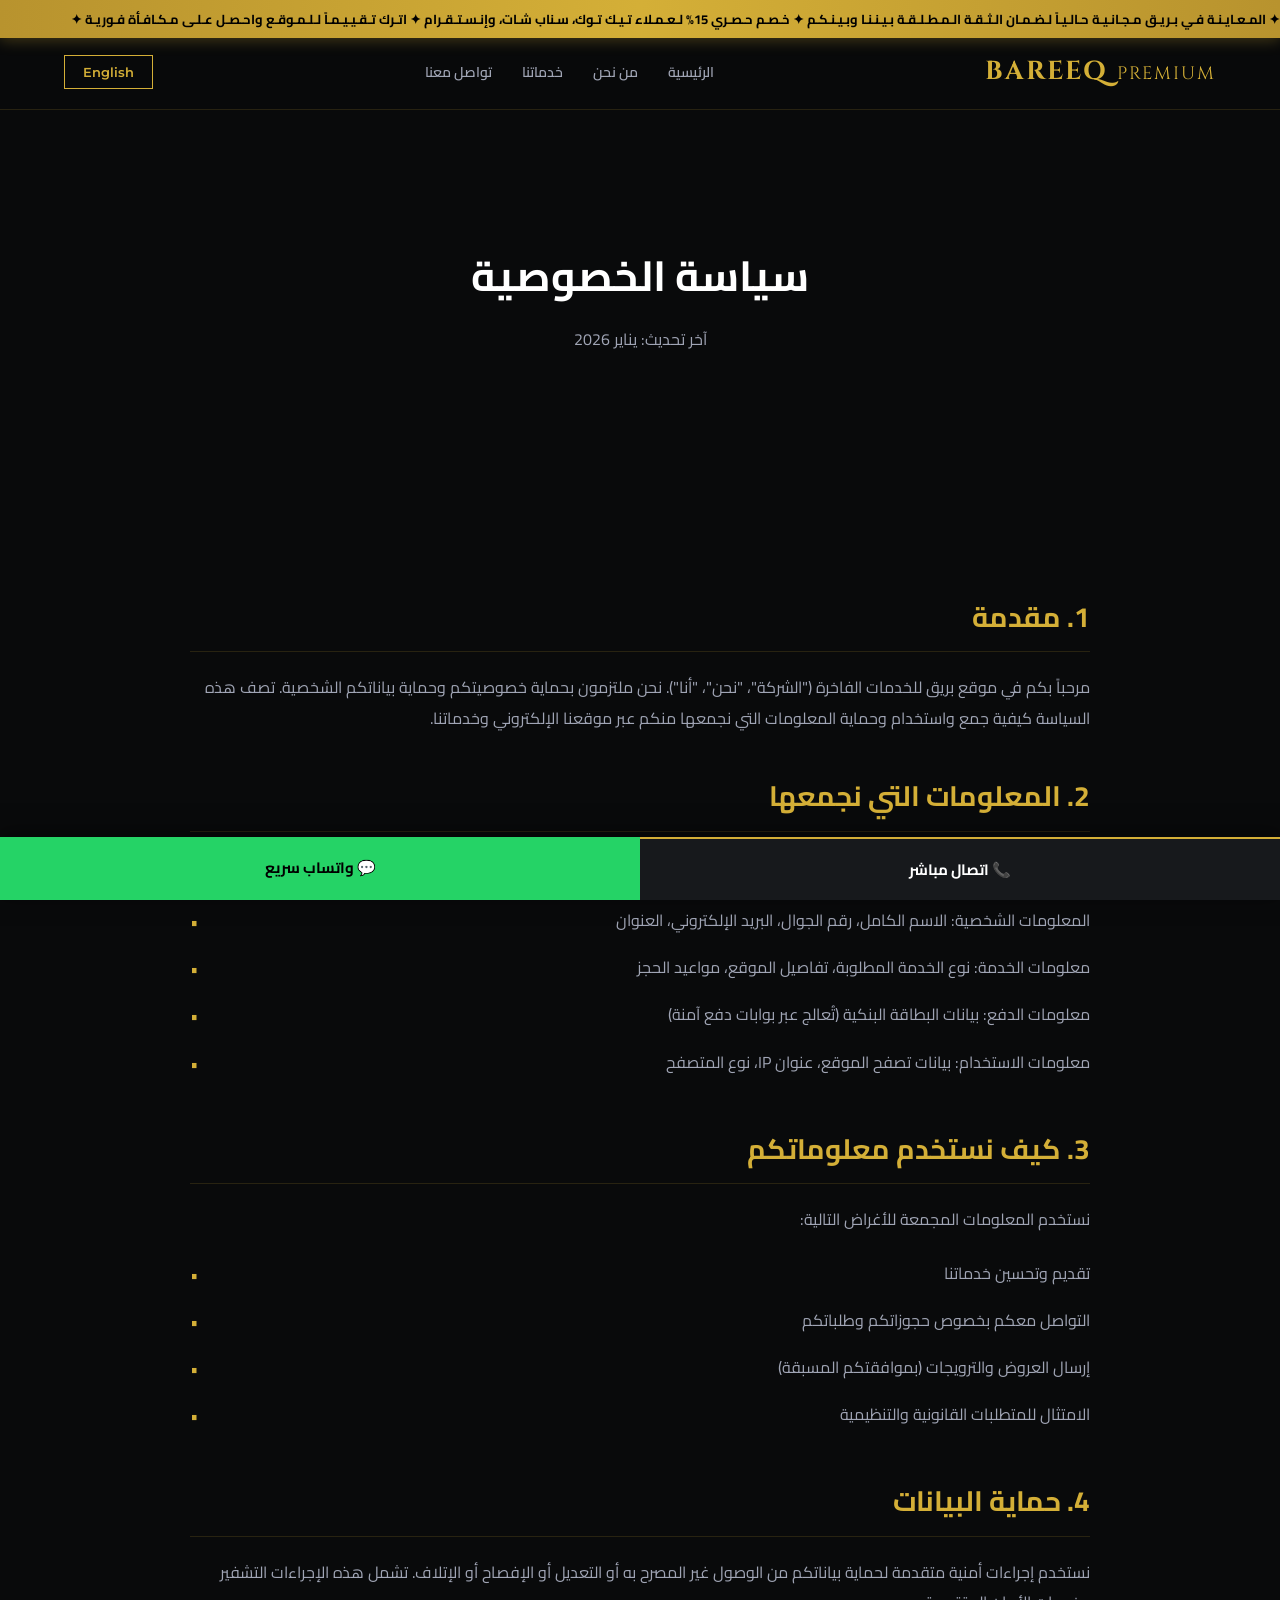
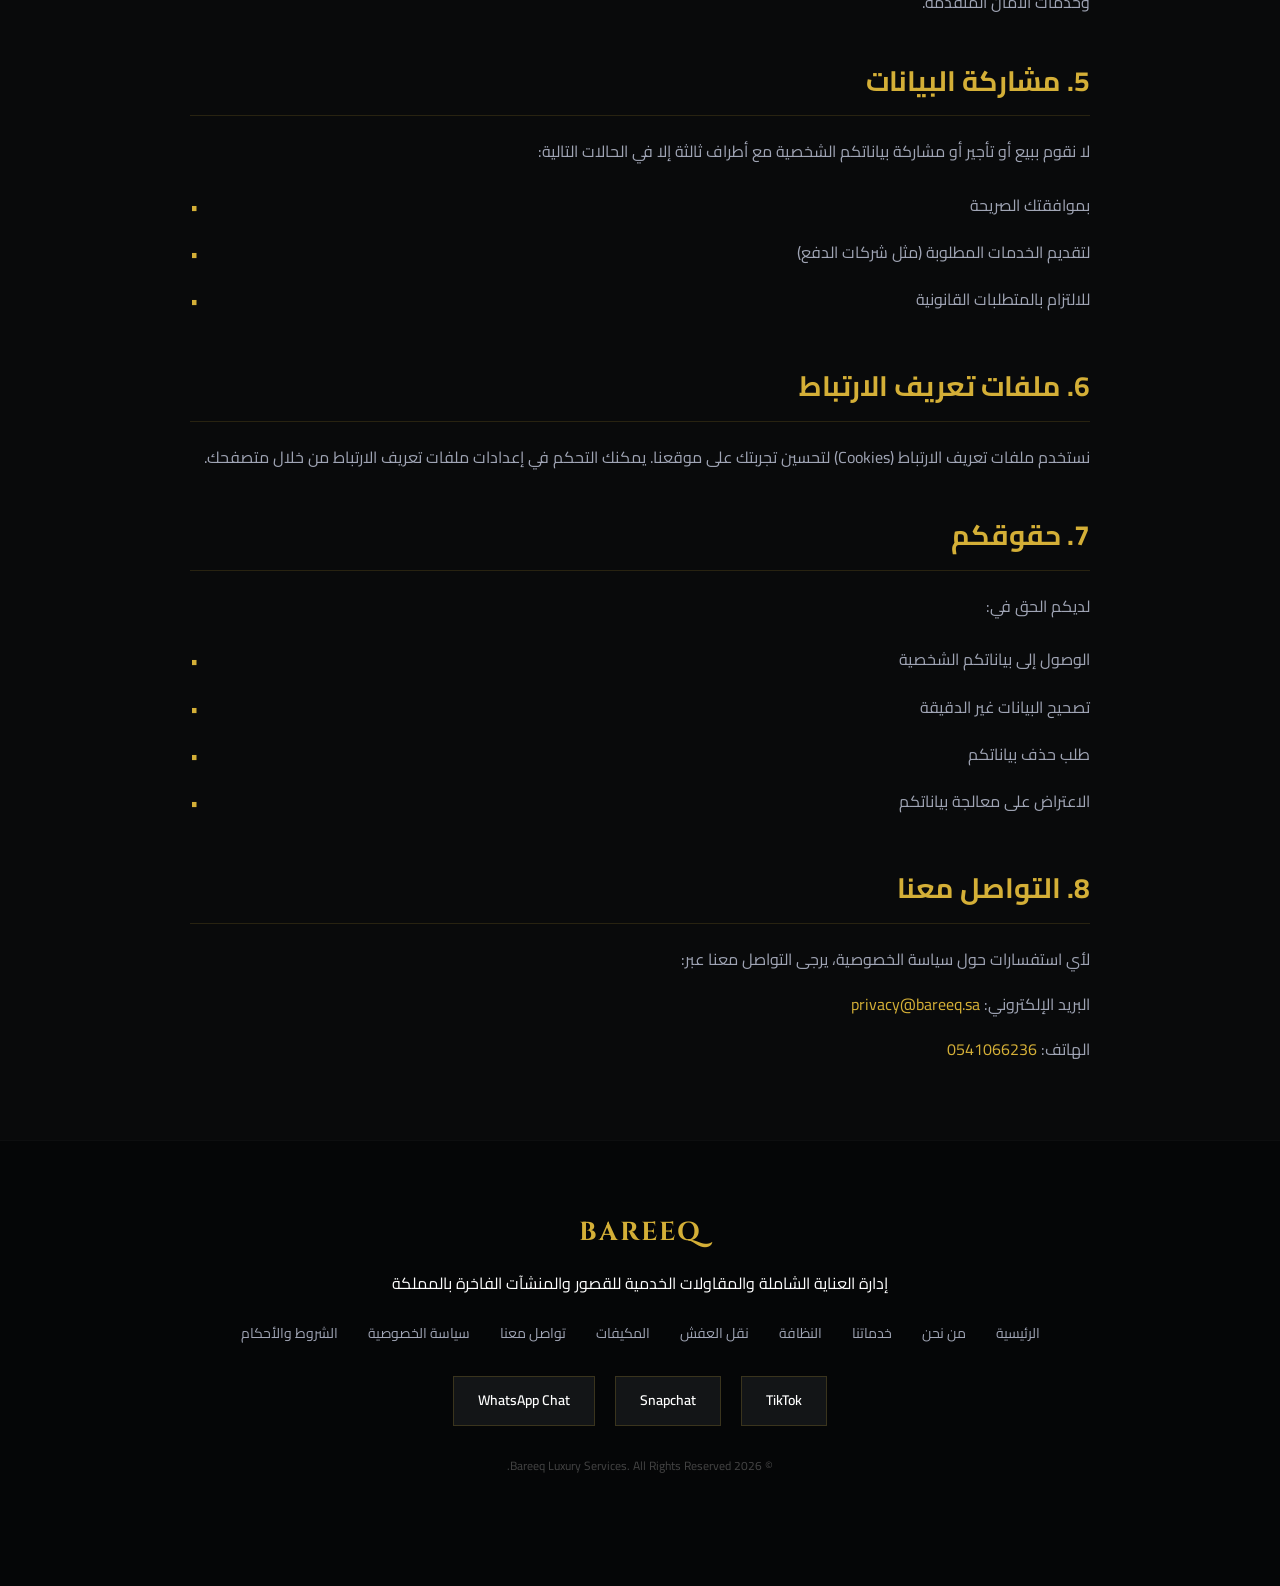
<file: doctor/privacy.html>
<!DOCTYPE html>
<html lang="ar" dir="rtl">
<head>
    <meta charset="UTF-8">
    <meta name="viewport" content="width=device-width, initial-scale=1.0">
    <title>سياسة الخصوصية | بريق للخدمات الفاخرة</title>
    <meta name="description" content="سياسة الخصوصية لشركة بريق للخدمات الفاخرة. كيف نجمع ونحمي البيانات الشخصية لعملائنا.">
    
    <link rel="preconnect" href="https://fonts.googleapis.com">
    <link rel="preconnect" href="https://fonts.gstatic.com" crossorigin>
    <link href="https://fonts.googleapis.com/css2?family=Cairo:wght@400;600;700&family=Cinzel:wght@600;700&family=Montserrat:wght@400;600;700&display=swap" rel="stylesheet">
    <link rel="stylesheet" href="css/styles.css">
</head>
<body>

    <div class="promo-ticker">
        <div class="ticker-wrap">
            <div class="ticker-move">
                ✦ المـعـايـنـة فـي بـريـق مـجـانـيـة حـالـيـاً لـضـمـان الـثـقـة الـمـطـلـقـة بـيـنـنـا وبـيـنـكـم ✦ خـصـم حـصـري 15% لـعـمـلاء تـيـك تـوك، سـناب شـات، وإنـسـتـقـرام ✦ اتـرك تـقـيـيـمـاً لـلـمـوقـع واحـصـل عـلـى مـكـافـأة فـوريـة ✦
            </div>
        </div>
    </div>

    <header>
        <div class="nav-container">
            <div class="logo">BAREEQ <span>PREMIUM</span></div>
            <nav>
                <ul class="nav-links" id="navLinks">
                    <li><a href="index.html">الرئيسية</a></li>
                    <li><a href="about.html">من نحن</a></li>
                    <li><a href="services.html">خدماتنا</a></li>
                    <li><a href="contact.html">تواصل معنا</a></li>
                </ul>
            </nav>
            <div class="header-controls">
                <button class="menu-toggle" onclick="toggleMenu()" id="menuToggle">
                    <span></span>
                    <span></span>
                    <span></span>
                </button>
                <button class="lang-btn" onclick="toggleLanguage()" id="langBtn">English</button>
            </div>
        </div>
    </header>

    <section class="page-header">
        <div class="container">
            <h1 id="pageTitle">سياسة الخصوصية</h1>
            <p id="pageDesc">آخر تحديث: يناير 2026</p>
        </div>
    </section>

    <section class="container">
        <div class="legal-content">
            <h2 id="h1">1. مقدمة</h2>
            <p id="p1">مرحباً بكم في موقع بريق للخدمات الفاخرة ("الشركة"، "نحن"، "أنا"). نحن ملتزمون بحماية خصوصيتكم وحماية بياناتكم الشخصية. تصف هذه السياسة كيفية جمع واستخدام وحماية المعلومات التي نجمعها منكم عبر موقعنا الإلكتروني وخدماتنا.</p>

            <h2 id="h2">2. المعلومات التي نجمعها</h2>
            <p id="p2">قد نقوم بجمع الأنواع التالية من المعلومات:</p>
            <ul>
                <li id="li1">المعلومات الشخصية: الاسم الكامل، رقم الجوال، البريد الإلكتروني، العنوان</li>
                <li id="li2">معلومات الخدمة: نوع الخدمة المطلوبة، تفاصيل الموقع، مواعيد الحجز</li>
                <li id="li3">معلومات الدفع: بيانات البطاقة البنكية (تُعالج عبر بوابات دفع آمنة)</li>
                <li id="li4">معلومات الاستخدام: بيانات تصفح الموقع، عنوان IP، نوع المتصفح</li>
            </ul>

            <h2 id="h3">3. كيف نستخدم معلوماتكم</h2>
            <p id="p3">نستخدم المعلومات المجمعة للأغراض التالية:</p>
            <ul>
                <li id="li5">تقديم وتحسين خدماتنا</li>
                <li id="li6">التواصل معكم بخصوص حجوزاتكم وطلباتكم</li>
                <li id="li7">إرسال العروض والترويجات (بموافقتكم المسبقة)</li>
                <li id="li8">الامتثال للمتطلبات القانونية والتنظيمية</li>
            </ul>

            <h2 id="h4">4. حماية البيانات</h2>
            <p id="p4">نستخدم إجراءات أمنية متقدمة لحماية بياناتكم من الوصول غير المصرح به أو التعديل أو الإفصاح أو الإتلاف. تشمل هذه الإجراءات التشفير وخدمات الأمان المتقدمة.</p>

            <h2 id="h5">5. مشاركة البيانات</h2>
            <p id="p5">لا نقوم ببيع أو تأجير أو مشاركة بياناتكم الشخصية مع أطراف ثالثة إلا في الحالات التالية:</p>
            <ul>
                <li id="li9">بموافقتك الصريحة</li>
                <li id="li10">لتقديم الخدمات المطلوبة (مثل شركات الدفع)</li>
                <li id="li11">للالتزام بالمتطلبات القانونية</li>
            </ul>

            <h2 id="h6">6. ملفات تعريف الارتباط</h2>
            <p id="p6">نستخدم ملفات تعريف الارتباط (Cookies) لتحسين تجربتك على موقعنا. يمكنك التحكم في إعدادات ملفات تعريف الارتباط من خلال متصفحك.</p>

            <h2 id="h7">7. حقوقكم</h2>
            <p id="p7">لديكم الحق في:</p>
            <ul>
                <li id="li12">الوصول إلى بياناتكم الشخصية</li>
                <li id="li13">تصحيح البيانات غير الدقيقة</li>
                <li id="li14">طلب حذف بياناتكم</li>
                <li id="li15">الاعتراض على معالجة بياناتكم</li>
            </ul>

            <h2 id="h8">8. التواصل معنا</h2>
            <p id="p8">لأي استفسارات حول سياسة الخصوصية، يرجى التواصل معنا عبر:</p>
            <p>البريد الإلكتروني: <a href="mailto:privacy@bareeq.sa" style="color:var(--gold);">privacy@bareeq.sa</a></p>
            <p>الهاتف: <a href="tel:+966541066236" style="color:var(--gold);">0541066236</a></p>
        </div>
    </section>

    <footer>
        <div class="container" style="padding:0;">
            <div class="logo" style="margin-bottom:15px;">BAREEQ</div>
            <p>إدارة العناية الشاملة والمقاولات الخدمية للقصور والمنشآت الفاخرة بالمملكة</p>
            
            <div class="footer-links">
                <a href="index.html">الرئيسية</a>
                <a href="about.html">من نحن</a>
                <a href="services.html">خدماتنا</a>
                <a href="cleaning.html">النظافة</a>
                <a href="moving.html">نقل العفش</a>
                <a href="ac.html">المكيفات</a>
                <a href="contact.html">تواصل معنا</a>
                <a href="privacy.html">سياسة الخصوصية</a>
                <a href="terms.html">الشروط والأحكام</a>
            </div>

            <div class="footer-socials">
                <a href="https://tiktok.com/@alealamia_ksa" target="_blank" rel="noopener noreferrer">TikTok</a>
                <a href="https://www.snapchat.com/add/mbnabdullah3" target="_blank" rel="noopener noreferrer">Snapchat</a>
                <a href="https://wa.me/966541066236" target="_blank" rel="noopener noreferrer">WhatsApp Chat</a>
            </div>

            <p style="font-size:12px; color: #444; margin-top:30px;">© 2026 Bareeq Luxury Services. All Rights Reserved.</p>
        </div>
    </footer>

    <div class="sticky-bar">
        <a href="tel:+966541066236" class="sticky-btn btn-c">📞 اتصال مباشر</a>
        <a href="https://wa.me/966541066236" class="sticky-btn btn-w">💬 واتساب سريع</a>
    </div>

    <script>
        let currentLang = 'ar';

        function toggleMenu() {
            const navLinks = document.getElementById('navLinks');
            const menuToggle = document.getElementById('menuToggle');
            navLinks.classList.toggle('active');
            menuToggle.classList.toggle('active');
        }

        // Close menu when clicking outside
        document.addEventListener('click', function(e) {
            const navLinks = document.getElementById('navLinks');
            const menuToggle = document.getElementById('menuToggle');
            if (!e.target.closest('.nav-container') && navLinks.classList.contains('active')) {
                navLinks.classList.remove('active');
                menuToggle.classList.remove('active');
            }
        });

        const data = {
            ar: {
                btn: "English",
                title: "سياسة الخصوصية",
                desc: "آخر تحديث: يناير 2026",
                h1: "1. مقدمة", p1: "مرحباً بكم في موقع بريق للخدمات الفاخرة ("الشركة"، "نحن"، "أنا"). نحن ملتزمون بحماية خصوصيتكم وحماية بياناتكم الشخصية. تصف هذه السياسة كيفية جمع واستخدام وحماية المعلومات التي نجمعها منكم عبر موقعنا الإلكتروني وخدماتنا.",
                h2: "2. المعلومات التي نجمعها", p2: "قد نقوم بجمع الأنواع التالية من المعلومات:",
                li1: "المعلومات الشخصية: الاسم الكامل، رقم الجوال، البريد الإلكتروني، العنوان",
                li2: "معلومات الخدمة: نوع الخدمة المطلوبة، تفاصيل الموقع، مواعيد الحجز",
                li3: "معلومات الدفع: بيانات البطاقة البنكية (تُعالج عبر بوابات دفع آمنة)",
                li4: "معلومات الاستخدام: بيانات تصفح الموقع، عنوان IP، نوع المتصفح",
                h3: "3. كيف نستخدم معلوماتكم", p3: "نستخدم المعلومات المجمعة للأغراض التالية:",
                li5: "تقديم وتحسين خدماتنا",
                li6: "التواصل معكم بخصوص حجوزاتكم وطلباتكم",
                li7: "إرسال العروض والترويجات (بموافقتكم المسبقة)",
                li8: "الامتثال للمتطلبات القانونية والتنظيمية",
                h4: "4. حماية البيانات", p4: "نستخدم إجراءات أمنية متقدمة لحماية بياناتكم من الوصول غير المصرح به أو التعديل أو الإفصاح أو الإتلاف. تشمل هذه الإجراءات التشفير وخدمات الأمان المتقدمة.",
                h5: "5. مشاركة البيانات", p5: "لا نقوم ببيع أو تأجير أو مشاركة بياناتكم الشخصية مع أطراف ثالثة إلا في الحالات التالية:",
                li9: "بموافقتك الصريحة",
                li10: "لتقديم الخدمات المطلوبة (مثل شركات الدفع)",
                li11: "للالتزام بالمتطلبات القانونية",
                h6: "6. ملفات تعريف الارتباط", p6: "نستخدم ملفات تعريف الارتباط (Cookies) لتحسين تجربتك على موقعنا. يمكنك التحكم في إعدادات ملفات تعريف الارتباط من خلال متصفحك.",
                h7: "7. حقوقكم", p7: "لديكم الحق في:",
                li12: "الوصول إلى بياناتكم الشخصية",
                li13: "تصحيح البيانات غير الدقيقة",
                li14: "طلب حذف بياناتكم",
                li15: "الاعتراض على معالجة بياناتكم",
                h8: "8. التواصل معنا", p8: "لأي استفسارات حول سياسة الخصوصية، يرجى التواصل معنا عبر:",
            },
            en: {
                btn: "العربية",
                title: "Privacy Policy",
                desc: "Last Updated: January 2026",
                h1: "1. Introduction", p1: "Welcome to Bareeq Premium Services website (\"the Company\", \"we\", \"us\"). We are committed to protecting your privacy and your personal data. This policy describes how we collect, use, and protect the information we collect from you through our website and services.",
                h2: "2. Information We Collect", p2: "We may collect the following types of information:",
                li1: "Personal Information: Full name, mobile number, email address, address",
                li2: "Service Information: Service type requested, location details, booking schedules",
                li3: "Payment Information: Bank card details (processed through secure payment gateways)",
                li4: "Usage Information: Website browsing data, IP address, browser type",
                h3: "3. How We Use Your Information", p3: "We use collected information for the following purposes:",
                li5: "Providing and improving our services",
                li6: "Communicating with you regarding your bookings and requests",
                li7: "Sending offers and promotions (with your prior consent)",
                li8: "Complying with legal and regulatory requirements",
                h4: "4. Data Protection", p4: "We use advanced security measures to protect your data from unauthorized access, alteration, disclosure, or destruction. These measures include encryption and advanced security services.",
                h5: "5. Data Sharing", p5: "We do not sell, rent, or share your personal data with third parties except in the following cases:",
                li9: "With your explicit consent",
                li10: "To provide requested services (such as payment companies)",
                li11: "To comply with legal requirements",
                h6: "6. Cookies", p6: "We use cookies to improve your experience on our website. You can control cookie settings through your browser.",
                h7: "7. Your Rights", p7: "You have the right to:",
                li12: "Access your personal data",
                li13: "Correct inaccurate data",
                li14: "Request deletion of your data",
                li15: "Object to the processing of your data",
                h8: "8. Contact Us", p8: "For any inquiries about the privacy policy, please contact us via:",
            }
        };

        function toggleLanguage() {
            const root = document.documentElement;
            const body = document.body;
            
            if (currentLang === 'ar') {
                currentLang = 'en';
                root.setAttribute('dir', 'ltr');
                root.setAttribute('lang', 'en');
                body.classList.add('en-mode');
            } else {
                currentLang = 'ar';
                root.setAttribute('dir', 'rtl');
                root.setAttribute('lang', 'ar');
                body.classList.remove('en-mode');
            }

            document.getElementById('langBtn').innerText = data[currentLang].btn;
            document.getElementById('pageTitle').innerText = data[currentLang].title;
            document.getElementById('pageDesc').innerText = data[currentLang].desc;
            document.getElementById('h1').innerText = data[currentLang].h1;
            document.getElementById('p1').innerText = data[currentLang].p1;
            document.getElementById('h2').innerText = data[currentLang].h2;
            document.getElementById('p2').innerText = data[currentLang].p2;
            document.getElementById('li1').innerText = data[currentLang].li1;
            document.getElementById('li2').innerText = data[currentLang].li2;
            document.getElementById('li3').innerText = data[currentLang].li3;
            document.getElementById('li4').innerText = data[currentLang].li4;
            document.getElementById('h3').innerText = data[currentLang].h3;
            document.getElementById('p3').innerText = data[currentLang].p3;
            document.getElementById('li5').innerText = data[currentLang].li5;
            document.getElementById('li6').innerText = data[currentLang].li6;
            document.getElementById('li7').innerText = data[currentLang].li7;
            document.getElementById('li8').innerText = data[currentLang].li8;
            document.getElementById('h4').innerText = data[currentLang].h4;
            document.getElementById('p4').innerText = data[currentLang].p4;
            document.getElementById('h5').innerText = data[currentLang].h5;
            document.getElementById('p5').innerText = data[currentLang].p5;
            document.getElementById('li9').innerText = data[currentLang].li9;
            document.getElementById('li10').innerText = data[currentLang].li10;
            document.getElementById('li11').innerText = data[currentLang].li11;
            document.getElementById('h6').innerText = data[currentLang].h6;
            document.getElementById('p6').innerText = data[currentLang].p6;
            document.getElementById('h7').innerText = data[currentLang].h7;
            document.getElementById('p7').innerText = data[currentLang].p7;
            document.getElementById('li12').innerText = data[currentLang].li12;
            document.getElementById('li13').innerText = data[currentLang].li13;
            document.getElementById('li14').innerText = data[currentLang].li14;
            document.getElementById('li15').innerText = data[currentLang].li15;
            document.getElementById('h8').innerText = data[currentLang].h8;
            document.getElementById('p8').innerText = data[currentLang].p8;
        }
    </script>
</body>
</html>
</file>
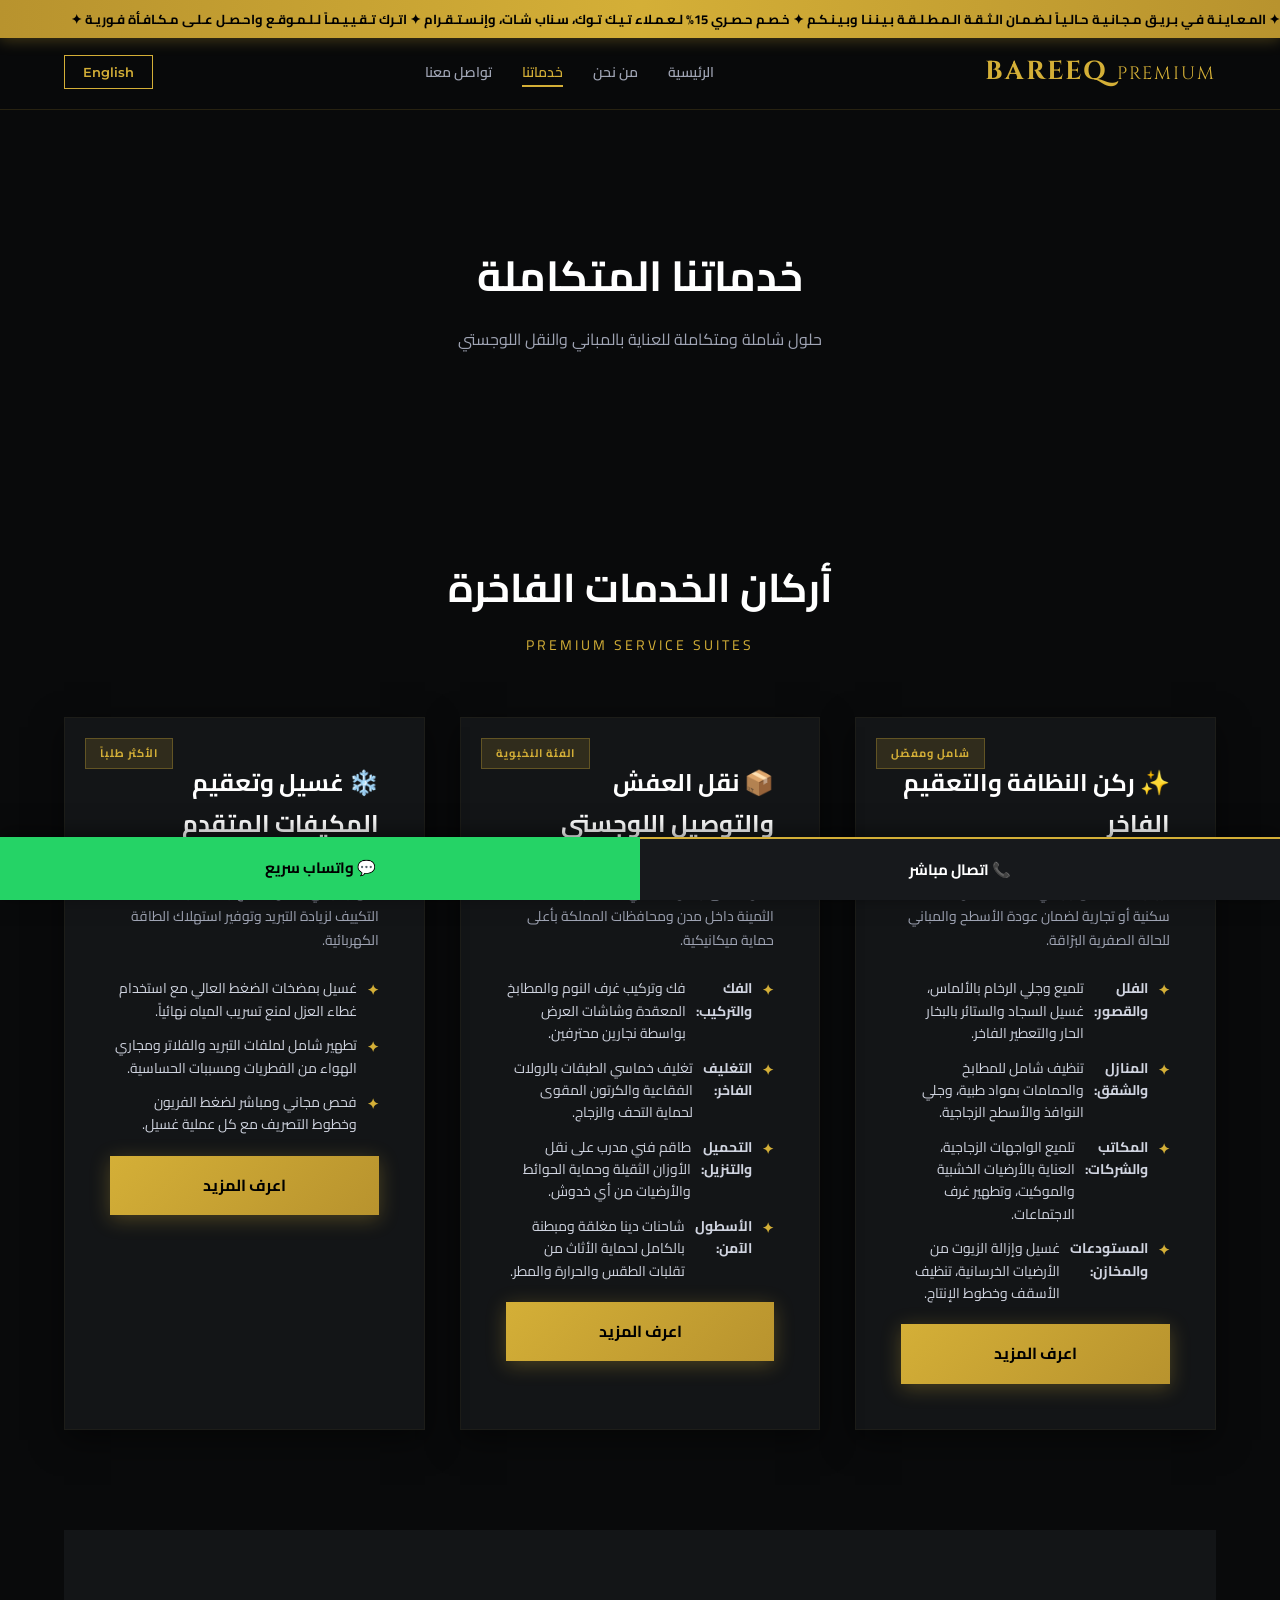
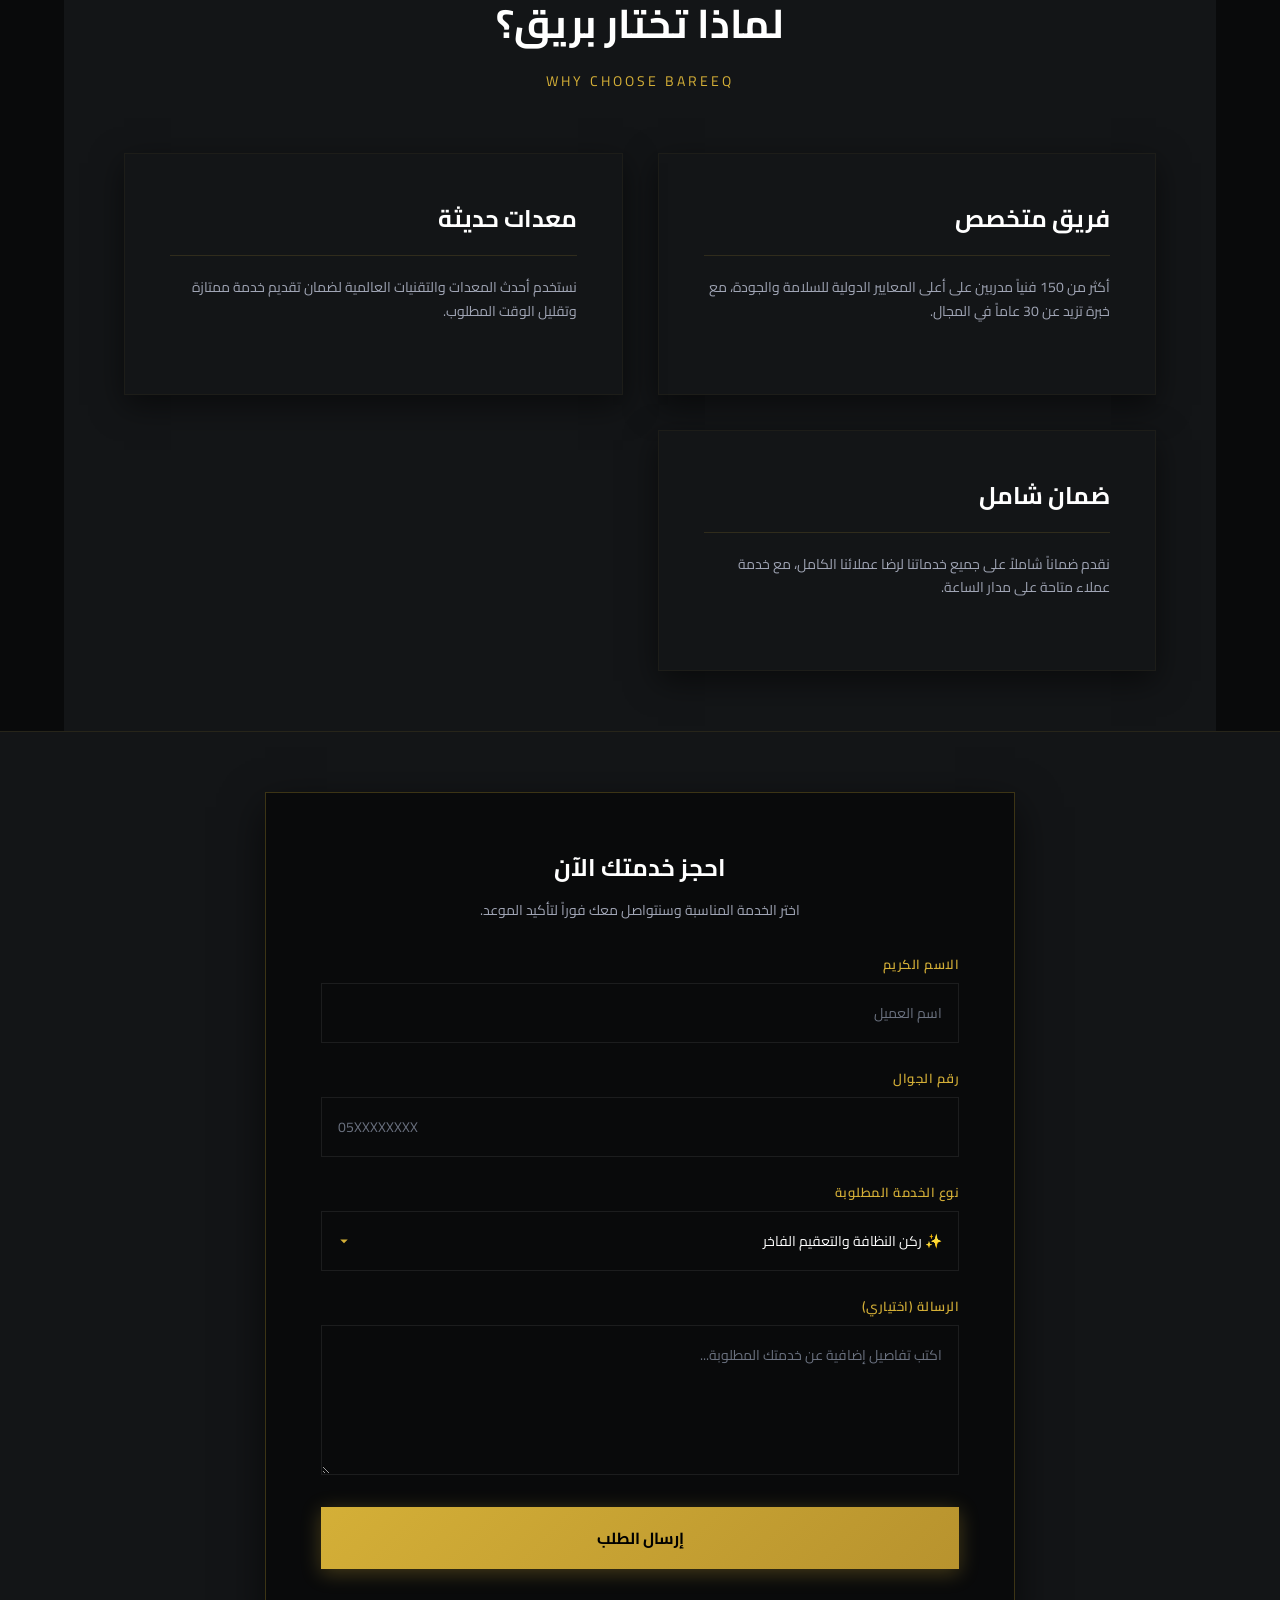
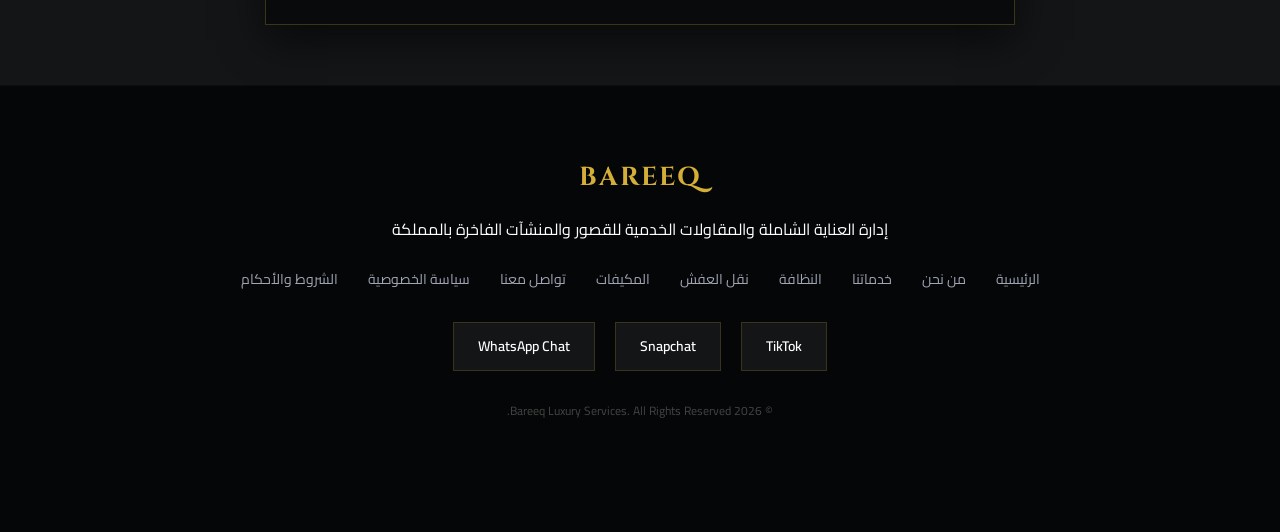
<file: doctor/services.html>
<!DOCTYPE html>
<html lang="ar" dir="rtl">
<head>
    <meta charset="UTF-8">
    <meta name="viewport" content="width=device-width, initial-scale=1.0">
    <title>خدماتنا | بريق للخدمات الفاخرة</title>
    <meta name="description" content="اكتشف جميع خدمات بريق المتكاملة: النظافة الفاخرة، نقل العفش، صيانة المكيفات، والتعقيم الطبي في المملكة العربية السعودية.">
    
    <link rel="preconnect" href="https://fonts.googleapis.com">
    <link rel="preconnect" href="https://fonts.gstatic.com" crossorigin>
    <link href="https://fonts.googleapis.com/css2?family=Cairo:wght@400;600;700&family=Cinzel:wght@600;700&family=Montserrat:wght@400;600;700&display=swap" rel="stylesheet">
    <link rel="stylesheet" href="css/styles.css">
</head>
<body>

    <div class="promo-ticker">
        <div class="ticker-wrap">
            <div class="ticker-move">
                ✦ المـعـايـنـة فـي بـريـق مـجـانـيـة حـالـيـاً لـضـمـان الـثـقـة الـمـطـلـقـة بـيـنـنـا وبـيـنـكـم ✦ خـصـم حـصـري 15% لـعـمـلاء تـيـك تـوك، سـناب شـات، وإنـسـتـقـرام ✦ اتـرك تـقـيـيـمـاً لـلـمـوقـع واحـصـل عـلـى مـكـافـأة فـوريـة ✦
            </div>
        </div>
    </div>

    <header>
        <div class="nav-container">
            <div class="logo">BAREEQ <span>PREMIUM</span></div>
            <nav>
                <ul class="nav-links" id="navLinks">
                    <li><a href="index.html">الرئيسية</a></li>
                    <li><a href="about.html">من نحن</a></li>
                    <li><a href="services.html" class="active">خدماتنا</a></li>
                    <li><a href="contact.html">تواصل معنا</a></li>
                </ul>
            </nav>
            <div class="header-controls">
                <button class="menu-toggle" onclick="toggleMenu()" id="menuToggle">
                    <span></span>
                    <span></span>
                    <span></span>
                </button>
                <button class="lang-btn" onclick="toggleLanguage()" id="langBtn">English</button>
            </div>
        </div>
    </header>

    <section class="page-header">
        <div class="container">
            <h1 id="pageTitle">خدماتنا المتكاملة</h1>
            <p id="pageDesc">حلول شاملة ومتكاملة للعناية بالمباني والنقل اللوجستي</p>
        </div>
    </section>

    <section class="container">
        <div class="section-header">
            <h2 id="servicesTitle">أركان الخدمات الفاخرة</h2>
            <p id="servicesSub">PREMIUM SERVICE SUITES</p>
        </div>

        <div class="services-grid">
            <div class="card" onclick="location.href='cleaning.html'" style="cursor:pointer;">
                <span class="badge" id="b1">شامل ومفصّل</span>
                <h3 id="s1Title">✨ ركن النظافة والتعقيم الفاخر</h3>
                <p id="s1Desc">بروتوكولات تطهير وجلي مخصصة لكل بيئة سكنية أو تجارية لضمان عودة الأسطح والمباني للحالة الصفرية البرّاقة.</p>
                <ul class="card-details" id="s1Details">
                    <li><strong>الفلل والقصور:</strong> تلميع وجلي الرخام بالألماس، غسيل السجاد والستائر بالبخار الحار والتعطير الفاخر.</li>
                    <li><strong>المنازل والشقق:</strong> تنظيف شامل للمطابخ والحمامات بمواد طبية، وجلي النوافذ والأسطح الزجاجية.</li>
                    <li><strong>المكاتب والشركات:</strong> تلميع الواجهات الزجاجية، العناية بالأرضيات الخشبية والموكيت، وتطهير غرف الاجتماعات.</li>
                    <li><strong>المستودعات والمخازن:</strong> غسيل وإزالة الزيوت من الأرضيات الخرسانية، تنظيف الأسقف وخطوط الإنتاج.</li>
                </ul>
                <a href="cleaning.html" class="btn-gold-trigger" style="display:block; text-align:center; margin-top:20px;">اعرف المزيد</a>
            </div>

            <div class="card" onclick="location.href='moving.html'" style="cursor:pointer;">
                <span class="badge" id="b2">الفئة النخبوية</span>
                <h3 id="s2Title">📦 نقل العفش والتوصيل اللوجستي</h3>
                <p id="s2Desc">أمان مطلق ونقل هندسي للأثاث والمقتنيات الثمينة داخل مدن ومحافظات المملكة بأعلى حماية ميكانيكية.</p>
                <ul class="card-details" id="s2Details">
                    <li><strong>الفك والتركيب:</strong> فك وتركيب غرف النوم والمطابخ المعقدة وشاشات العرض بواسطة نجارين محترفين.</li>
                    <li><strong>التغليف الفاخر:</strong> تغليف خماسي الطبقات بالرولات الفقاعية والكرتون المقوى لحماية التحف والزجاج.</li>
                    <li><strong>التحميل والتنزيل:</strong> طاقم فني مدرب على نقل الأوزان الثقيلة وحماية الحوائط والأرضيات من أي خدوش.</li>
                    <li><strong>الأسطول الآمن:</strong> شاحنات دينا مغلقة ومبطنة بالكامل لحماية الأثاث من تقلبات الطقس والحرارة والمطر.</li>
                </ul>
                <a href="moving.html" class="btn-gold-trigger" style="display:block; text-align:center; margin-top:20px;">اعرف المزيد</a>
            </div>

            <div class="card" onclick="location.href='ac.html'" style="cursor:pointer;">
                <span class="badge" id="b3">الأكثر طلباً</span>
                <h3 id="s3Title">❄️ غسيل وتعقيم المكيفات المتقدم</h3>
                <p id="s3Desc">تطهير جراحي كامل لجميع وحدات وأنظمة التكييف لزيادة التبريد وتوفير استهلاك الطاقة الكهربائية.</p>
                <ul class="card-details" id="s3Details">
                    <li>غسيل بمضخات الضغط العالي مع استخدام غطاء العزل لمنع تسريب المياه نهائياً.</li>
                    <li>تطهير شامل لملفات التبريد والفلاتر ومجاري الهواء من الفطريات ومسببات الحساسية.</li>
                    <li>فحص مجاني ومباشر لضغط الفريون وخطوط التصريف مع كل عملية غسيل.</li>
                </ul>
                <a href="ac.html" class="btn-gold-trigger" style="display:block; text-align:center; margin-top:20px;">اعرف المزيد</a>
            </div>
        </div>
    </section>

    <section class="container" style="background: var(--slate); margin-top: 40px; padding: 60px;">
        <div class="section-header">
            <h2 id="whyTitle">لماذا تختار بريق؟</h2>
            <p id="whySub">WHY CHOOSE BAREEQ</p>
        </div>
        <div class="services-grid">
            <div class="card">
                <h3 id="why1Title">فريق متخصص</h3>
                <p id="why1Desc">أكثر من 150 فنياً مدربين على أعلى المعايير الدولية للسلامة والجودة، مع خبرة تزيد عن 30 عاماً في المجال.</p>
            </div>
            <div class="card">
                <h3 id="why2Title">معدات حديثة</h3>
                <p id="why2Desc">نستخدم أحدث المعدات والتقنيات العالمية لضمان تقديم خدمة ممتازة وتقليل الوقت المطلوب.</p>
            </div>
            <div class="card">
                <h3 id="why3Title">ضمان شامل</h3>
                <p id="why3Desc">نقدم ضماناً شاملاً على جميع خدماتنا لرضا عملائنا الكامل، مع خدمة عملاء متاحة على مدار الساعة.</p>
            </div>
        </div>
    </section>

    <section class="booking-section" id="book">
        <div class="container">
            <div class="form-box">
                <h2 style="text-align:center; margin-bottom:10px;" id="formTitle">احجز خدمتك الآن</h2>
                <p style="text-align:center; color: var(--gray); font-size:14px; margin-bottom:30px;" id="formDesc">اختر الخدمة المناسبة وسنتواصل معك فوراً لتأكيد الموعد.</p>
                
                <div class="form-group">
                    <label id="l1">الاسم الكريم</label>
                    <input type="text" placeholder="اسم العميل" required>
                </div>
                <div class="form-group">
                    <label id="l2">رقم الجوال</label>
                    <input type="tel" placeholder="05XXXXXXXX" required>
                </div>
                <div class="form-group">
                    <label id="l3">نوع الخدمة المطلوبة</label>
                    <select required>
                        <option value="cleaning">✨ ركن النظافة والتعقيم الفاخر</option>
                        <option value="moving">📦 نقل عفش وتوصيل شامل</option>
                        <option value="ac">❄️ غسيل وتعقيم مكيفات متقدم</option>
                    </select>
                </div>
                <div class="form-group">
                    <label>الرسالة (اختياري)</label>
                    <textarea placeholder="اكتب تفاصيل إضافية عن خدمتك المطلوبة..."></textarea>
                </div>
                
                <button type="button" class="btn-gold-trigger" style="width:100%; font-size:16px; border:none; cursor:pointer;" onclick="submitServiceRequest()">إرسال الطلب</button>
            </div>
        </div>
    </section>

    <footer>
        <div class="container" style="padding:0;">
            <div class="logo" style="margin-bottom:15px;">BAREEQ</div>
            <p>إدارة العناية الشاملة والمقاولات الخدمية للقصور والمنشآت الفاخرة بالمملكة</p>
            
            <div class="footer-links">
                <a href="index.html">الرئيسية</a>
                <a href="about.html">من نحن</a>
                <a href="services.html">خدماتنا</a>
                <a href="cleaning.html">النظافة</a>
                <a href="moving.html">نقل العفش</a>
                <a href="ac.html">المكيفات</a>
                <a href="contact.html">تواصل معنا</a>
                <a href="privacy.html">سياسة الخصوصية</a>
                <a href="terms.html">الشروط والأحكام</a>
            </div>

            <div class="footer-socials">
                <a href="https://tiktok.com/@alealamia_ksa" target="_blank" rel="noopener noreferrer">TikTok</a>
                <a href="https://www.snapchat.com/add/mbnabdullah3" target="_blank" rel="noopener noreferrer">Snapchat</a>
                <a href="https://wa.me/966541066236" target="_blank" rel="noopener noreferrer">WhatsApp Chat</a>
            </div>

            <p style="font-size:12px; color: #444; margin-top:30px;">© 2026 Bareeq Luxury Services. All Rights Reserved.</p>
        </div>
    </footer>

    <div class="sticky-bar">
        <a href="tel:+966541066236" class="sticky-btn btn-c">📞 اتصال مباشر</a>
        <a href="https://wa.me/966541066236" class="sticky-btn btn-w">💬 واتساب سريع</a>
    </div>

    <script>
        let currentLang = 'ar';

        function toggleMenu() {
            const navLinks = document.getElementById('navLinks');
            const menuToggle = document.getElementById('menuToggle');
            navLinks.classList.toggle('active');
            menuToggle.classList.toggle('active');
        }

        // Close menu when clicking outside
        document.addEventListener('click', function(e) {
            const navLinks = document.getElementById('navLinks');
            const menuToggle = document.getElementById('menuToggle');
            if (!e.target.closest('.nav-container') && navLinks.classList.contains('active')) {
                navLinks.classList.remove('active');
                menuToggle.classList.remove('active');
            }
        });

        function submitServiceRequest() {
            alert(currentLang === 'ar' ? "🎉 تم استلام طلبك بنجاح! سنتواصل معك خلال 24 ساعة." : "🎉 Your request has been received successfully! We will contact you within 24 hours.");
        }

        const data = {
            ar: {
                btn: "English",
                title: "خدماتنا المتكاملة",
                desc: "حلول شاملة ومتكاملة للعناية بالمباني والنقل اللوجستي",
                sTitle: "أركان الخدمات الفاخرة", sSub: "PREMIUM SERVICE SUITES",
                b1: "شامل ومفصّل", b2: "الفئة النخبوية", b3: "الأكثر طلباً",
                s1T: "✨ ركن النظافة والتعقيم الفاخر",
                s1D: "بروتوكولات تطهير وجلي مخصصة لكل بيئة سكنية أو تجارية لضمان عودة الأسطح والمباني للحالة الصفرية البرّاقة.",
                s2T: "📦 نقل العفش والتوصيل اللوجستي",
                s2D: "أمان مطلق ونقل هندسي للأثاث والمقتنيات الثمينة داخل مدن ومحافظات المملكة بأعلى حماية ميكانيكية.",
                s3T: "❄️ غسيل وتعقيم المكيفات المتقدم",
                s3D: "تطهير جراحي كامل لجميع وحدات وأنظمة التكييف لزيادة التبريد وتوفير استهلاك الطاقة الكهربائية.",
                whyT: "لماذا تختار بريق؟", whyS: "WHY CHOOSE BAREEQ",
                why1T: "فريق متخصص", why1D: "أكثر من 150 فنياً مدربين على أعلى المعايير الدولية للسلامة والجودة، مع خبرة تزيد عن 30 عاماً في المجال.",
                why2T: "معدات حديثة", why2D: "نستخدم أحدث المعدات والتقنيات العالمية لضمان تقديم خدمة ممتازة وتقليل الوقت المطلوب.",
                why3T: "ضمان شامل", why3D: "نقدم ضماناً شاملاً على جميع خدماتنا لرضا عملائنا الكامل، مع خدمة عملاء متاحة على مدار الساعة.",
                fT: "احجز خدمتك الآن", fD: "اختر الخدمة المناسبة وسنتواصل معك فوراً لتأكيد الموعد.",
                l1: "الاسم الكريم", l2: "رقم الجوال", l3: "نوع الخدمة المطلوبة",
            },
            en: {
                btn: "العربية",
                title: "Our Integrated Services",
                desc: "Comprehensive solutions for building care and logistical transportation",
                sTitle: "Premium Service Suites", sSub: "PREMIUM SERVICE SUITES",
                b1: "COMPLETE SUITE", b2: "ELITE TIER", b3: "MOST REQUESTED",
                s1T: "✨ Luxury Cleaning & Sterilization Suite",
                s1D: "Specialized sterilization and polishing protocols for every residential or commercial environment to ensure buildings return to their pristine, gleaming state.",
                s2T: "📦 Furniture Moving & Logistics",
                s2D: "Absolute safety and engineered transportation of furniture and precious belongings within Saudi cities and provinces with maximum mechanical protection.",
                s3T: "❄️ Advanced AC Cleaning & Sterilization",
                s3D: "Complete surgical sterilization of all air conditioning units and systems to enhance cooling and reduce electricity consumption.",
                whyT: "Why Choose Bareeq?", whyS: "WHY CHOOSE BAREEQ",
                why1T: "Specialized Team", why1D: "More than 150 technicians trained on the highest international safety and quality standards, with over 30 years of experience in the field.",
                why2T: "Modern Equipment", why2D: "We use the latest global equipment and technologies to ensure excellent service delivery and minimize required time.",
                why3T: "Comprehensive Guarantee", why3D: "We provide a comprehensive guarantee on all our services for complete customer satisfaction, with customer service available around the clock.",
                fT: "Book Your Service Now", fD: "Choose the appropriate service and we will contact you immediately to confirm the appointment.",
                l1: "Full Name", l2: "Mobile Number", l3: "Service Type Required",
            }
        };

        function toggleLanguage() {
            const root = document.documentElement;
            const body = document.body;
            
            if (currentLang === 'ar') {
                currentLang = 'en';
                root.setAttribute('dir', 'ltr');
                root.setAttribute('lang', 'en');
                body.classList.add('en-mode');
            } else {
                currentLang = 'ar';
                root.setAttribute('dir', 'rtl');
                root.setAttribute('lang', 'ar');
                body.classList.remove('en-mode');
            }

            document.getElementById('langBtn').innerText = data[currentLang].btn;
            document.getElementById('pageTitle').innerText = data[currentLang].title;
            document.getElementById('pageDesc').innerText = data[currentLang].desc;
            document.getElementById('servicesTitle').innerText = data[currentLang].sTitle;
            document.getElementById('servicesSub').innerText = data[currentLang].sSub;
            document.getElementById('b1').innerText = data[currentLang].b1;
            document.getElementById('b2').innerText = data[currentLang].b2;
            document.getElementById('b3').innerText = data[currentLang].b3;
            document.getElementById('s1Title').innerText = data[currentLang].s1T;
            document.getElementById('s1Desc').innerText = data[currentLang].s1D;
            document.getElementById('s2Title').innerText = data[currentLang].s2T;
            document.getElementById('s2Desc').innerText = data[currentLang].s2D;
            document.getElementById('s3Title').innerText = data[currentLang].s3T;
            document.getElementById('s3Desc').innerText = data[currentLang].s3D;
            document.getElementById('whyTitle').innerText = data[currentLang].whyT;
            document.getElementById('whySub').innerText = data[currentLang].whyS;
            document.getElementById('why1Title').innerText = data[currentLang].why1T;
            document.getElementById('why1Desc').innerText = data[currentLang].why1D;
            document.getElementById('why2Title').innerText = data[currentLang].why2T;
            document.getElementById('why2Desc').innerText = data[currentLang].why2D;
            document.getElementById('why3Title').innerText = data[currentLang].why3T;
            document.getElementById('why3Desc').innerText = data[currentLang].why3D;
            document.getElementById('formTitle').innerText = data[currentLang].fT;
            document.getElementById('formDesc').innerText = data[currentLang].fD;
            document.getElementById('l1').innerText = data[currentLang].l1;
            document.getElementById('l2').innerText = data[currentLang].l2;
            document.getElementById('l3').innerText = data[currentLang].l3;
        }
    </script>
</body>
</html>
</file>
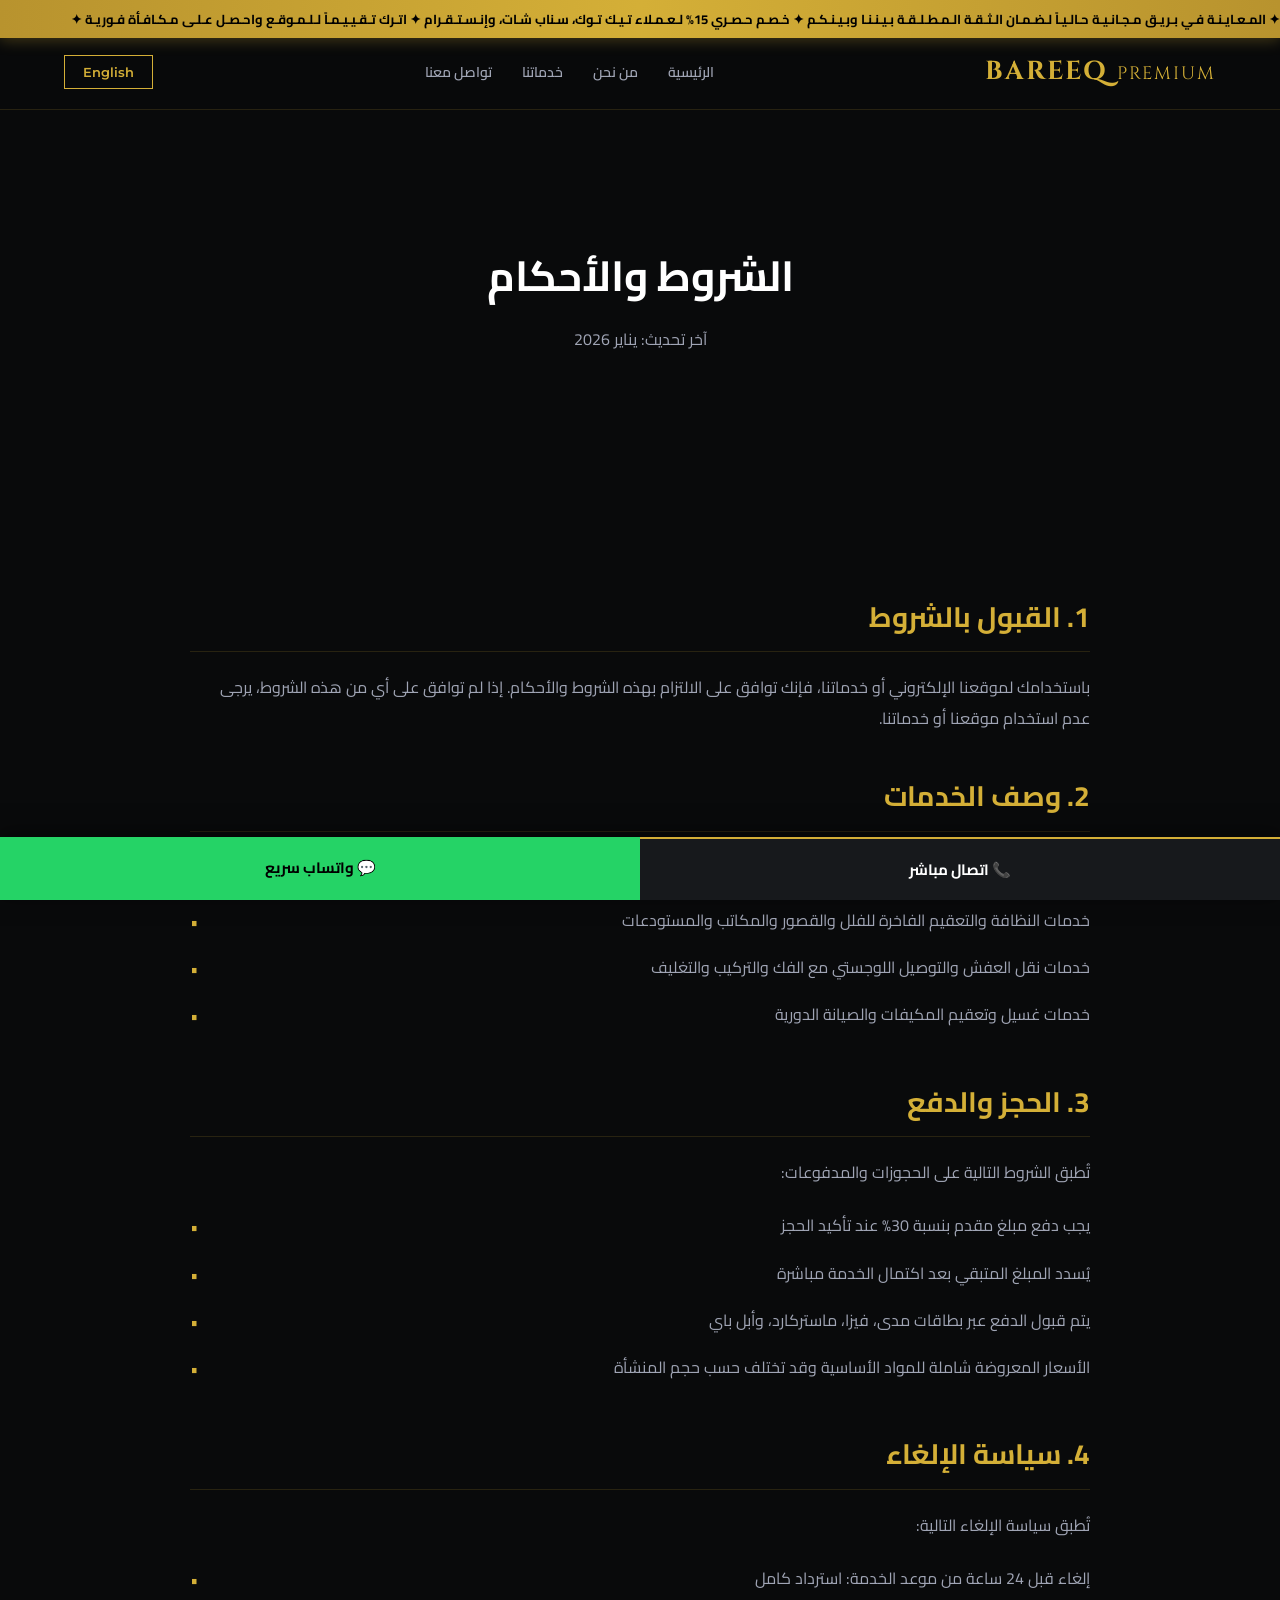
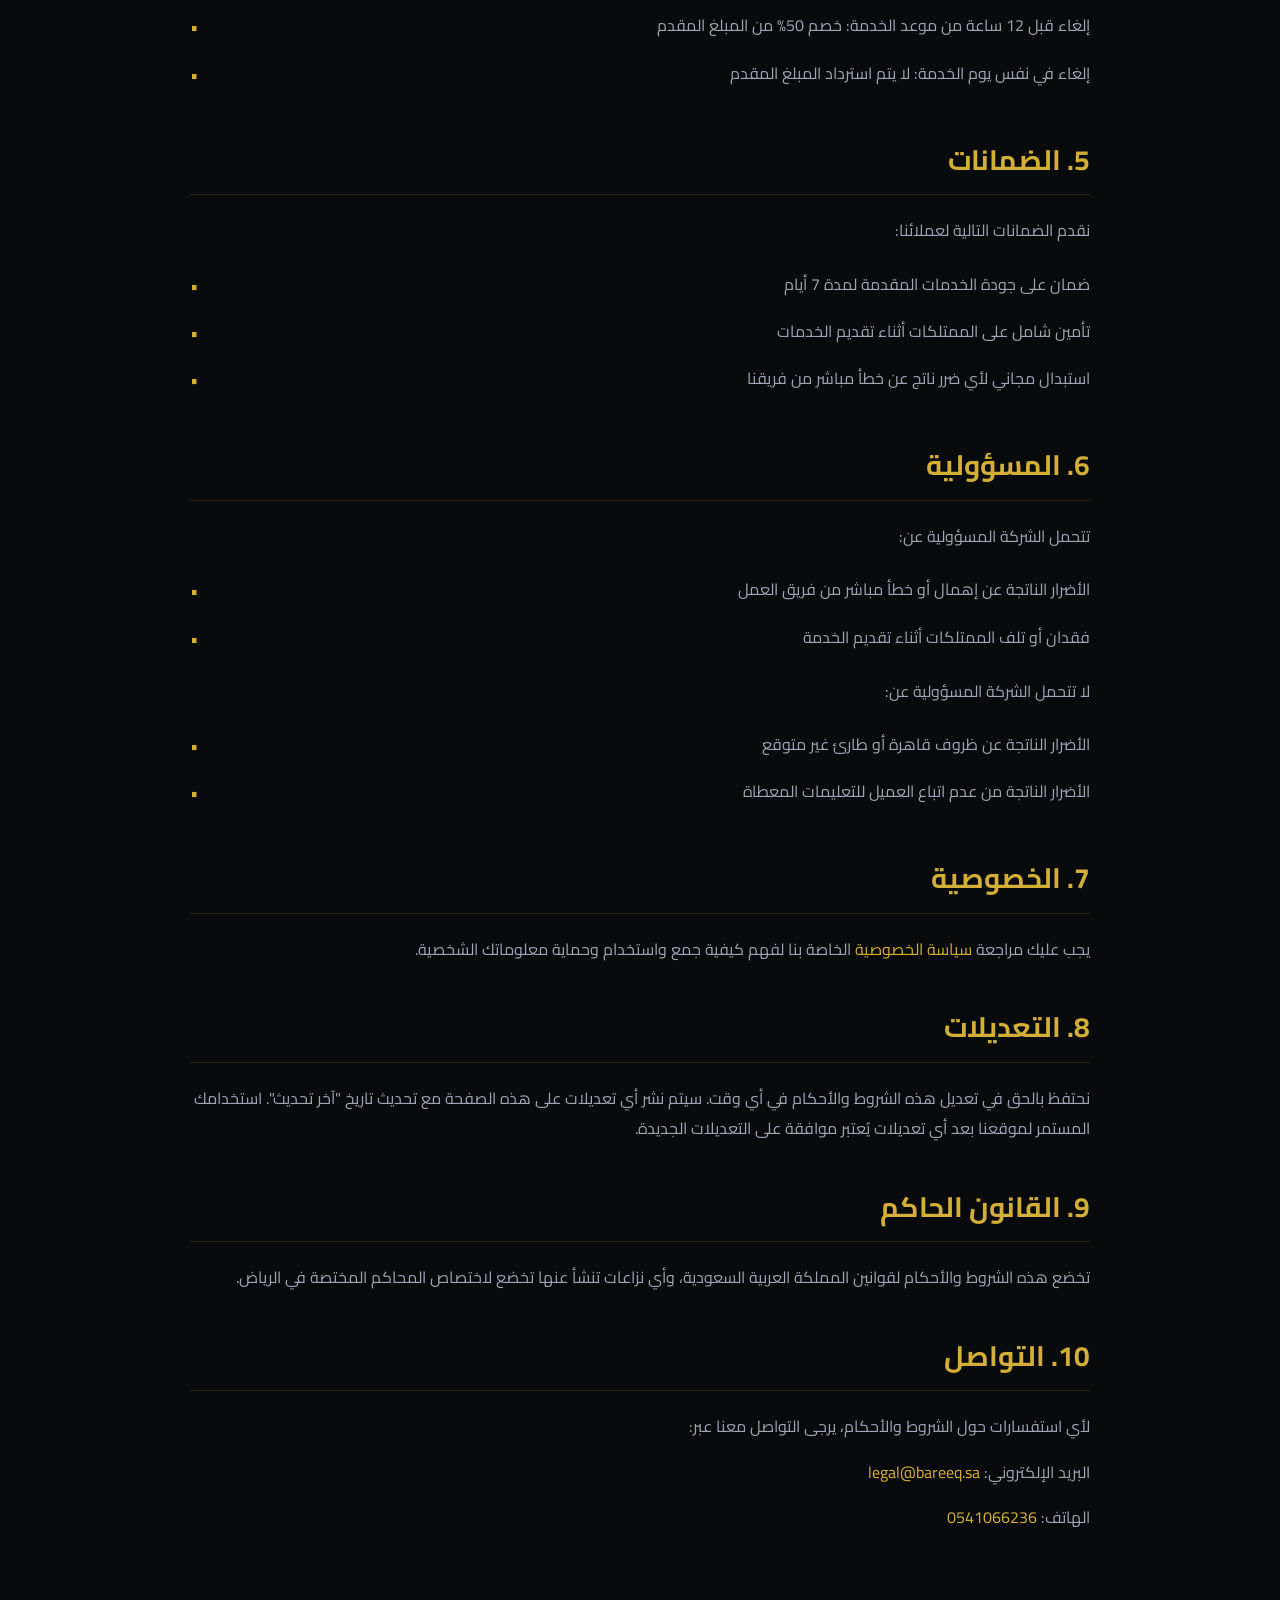
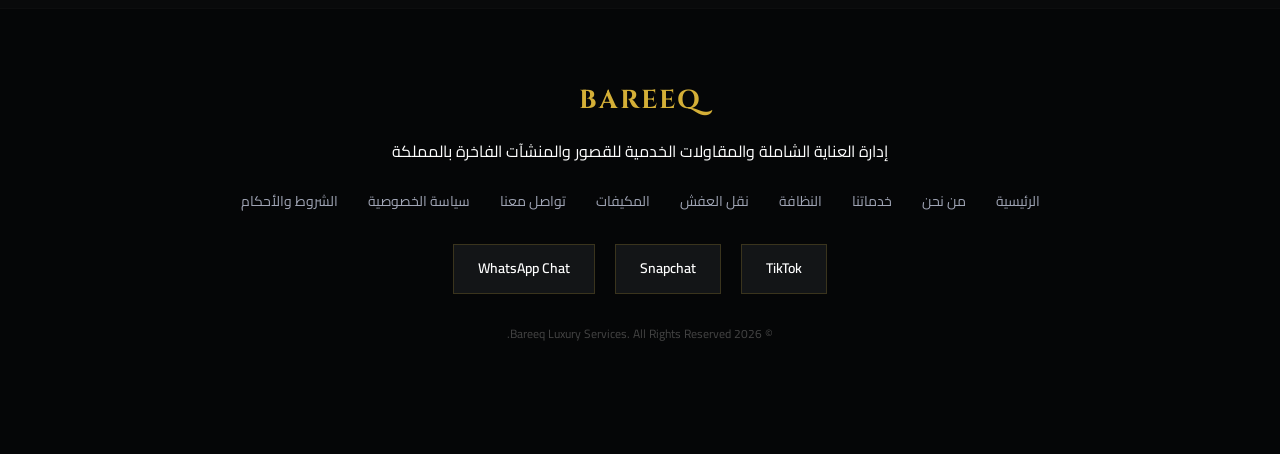
<file: doctor/terms.html>
<!DOCTYPE html>
<html lang="ar" dir="rtl">
<head>
    <meta charset="UTF-8">
    <meta name="viewport" content="width=device-width, initial-scale=1.0">
    <title>الشروط والأحكام | بريق للخدمات الفاخرة</title>
    <meta name="description" content="الشروط والأحكام لاستخدام خدمات بريق للخدمات الفاخرة في المملكة العربية السعودية.">
    
    <link rel="preconnect" href="https://fonts.googleapis.com">
    <link rel="preconnect" href="https://fonts.gstatic.com" crossorigin>
    <link href="https://fonts.googleapis.com/css2?family=Cairo:wght@400;600;700&family=Cinzel:wght@600;700&family=Montserrat:wght@400;600;700&display=swap" rel="stylesheet">
    <link rel="stylesheet" href="css/styles.css">
</head>
<body>

    <div class="promo-ticker">
        <div class="ticker-wrap">
            <div class="ticker-move">
                ✦ المـعـايـنـة فـي بـريـق مـجـانـيـة حـالـيـاً لـضـمـان الـثـقـة الـمـطـلـقـة بـيـنـنـا وبـيـنـكـم ✦ خـصـم حـصـري 15% لـعـمـلاء تـيـك تـوك، سـناب شـات، وإنـسـتـقـرام ✦ اتـرك تـقـيـيـمـاً لـلـمـوقـع واحـصـل عـلـى مـكـافـأة فـوريـة ✦
            </div>
        </div>
    </div>

    <header>
        <div class="nav-container">
            <div class="logo">BAREEQ <span>PREMIUM</span></div>
            <nav>
                <ul class="nav-links" id="navLinks">
                    <li><a href="index.html">الرئيسية</a></li>
                    <li><a href="about.html">من نحن</a></li>
                    <li><a href="services.html">خدماتنا</a></li>
                    <li><a href="contact.html">تواصل معنا</a></li>
                </ul>
            </nav>
            <div class="header-controls">
                <button class="menu-toggle" onclick="toggleMenu()" id="menuToggle">
                    <span></span>
                    <span></span>
                    <span></span>
                </button>
                <button class="lang-btn" onclick="toggleLanguage()" id="langBtn">English</button>
            </div>
        </div>
    </header>

    <section class="page-header">
        <div class="container">
            <h1 id="pageTitle">الشروط والأحكام</h1>
            <p id="pageDesc">آخر تحديث: يناير 2026</p>
        </div>
    </section>

    <section class="container">
        <div class="legal-content">
            <h2 id="h1">1. القبول بالشروط</h2>
            <p id="p1">باستخدامك لموقعنا الإلكتروني أو خدماتنا، فإنك توافق على الالتزام بهذه الشروط والأحكام. إذا لم توافق على أي من هذه الشروط، يرجى عدم استخدام موقعنا أو خدماتنا.</p>

            <h2 id="h2">2. وصف الخدمات</h2>
            <p id="p2">تقدم شركة بريق للخدمات الفاخرة الخدمات التالية:</p>
            <ul>
                <li id="li1">خدمات النظافة والتعقيم الفاخرة للفلل والقصور والمكاتب والمستودعات</li>
                <li id="li2">خدمات نقل العفش والتوصيل اللوجستي مع الفك والتركيب والتغليف</li>
                <li id="li3">خدمات غسيل وتعقيم المكيفات والصيانة الدورية</li>
            </ul>

            <h2 id="h3">3. الحجز والدفع</h2>
            <p id="p3">تُطبق الشروط التالية على الحجوزات والمدفوعات:</p>
            <ul>
                <li id="li4">يجب دفع مبلغ مقدم بنسبة 30% عند تأكيد الحجز</li>
                <li id="li5">يُسدد المبلغ المتبقي بعد اكتمال الخدمة مباشرة</li>
                <li id="li6">يتم قبول الدفع عبر بطاقات مدى، فيزا، ماستركارد، وأبل باي</li>
                <li id="li7">الأسعار المعروضة شاملة للمواد الأساسية وقد تختلف حسب حجم المنشأة</li>
            </ul>

            <h2 id="h4">4. سياسة الإلغاء</h2>
            <p id="p4">تُطبق سياسة الإلغاء التالية:</p>
            <ul>
                <li id="li8">إلغاء قبل 24 ساعة من موعد الخدمة: استرداد كامل</li>
                <li id="li9">إلغاء قبل 12 ساعة من موعد الخدمة: خصم 50% من المبلغ المقدم</li>
                <li id="li10">إلغاء في نفس يوم الخدمة: لا يتم استرداد المبلغ المقدم</li>
            </ul>

            <h2 id="h5">5. الضمانات</h2>
            <p id="p5">نقدم الضمانات التالية لعملائنا:</p>
            <ul>
                <li id="li11">ضمان على جودة الخدمات المقدمة لمدة 7 أيام</li>
                <li id="li12">تأمين شامل على الممتلكات أثناء تقديم الخدمات</li>
                <li id="li13">استبدال مجاني لأي ضرر ناتج عن خطأ مباشر من فريقنا</li>
            </ul>

            <h2 id="h6">6. المسؤولية</h2>
            <p id="p6">تتحمل الشركة المسؤولية عن:</p>
            <ul>
                <li id="li14">الأضرار الناتجة عن إهمال أو خطأ مباشر من فريق العمل</li>
                <li id="li15">فقدان أو تلف الممتلكات أثناء تقديم الخدمة</li>
            </ul>
            <p id="p6b">لا تتحمل الشركة المسؤولية عن:</p>
            <ul>
                <li id="li16">الأضرار الناتجة عن ظروف قاهرة أو طارئ غير متوقع</li>
                <li id="li17">الأضرار الناتجة من عدم اتباع العميل للتعليمات المعطاة</li>
            </ul>

            <h2 id="h7">7. الخصوصية</h2>
            <p id="p7">يجب عليك مراجعة <a href="privacy.html" style="color:var(--gold);">سياسة الخصوصية</a> الخاصة بنا لفهم كيفية جمع واستخدام وحماية معلوماتك الشخصية.</p>

            <h2 id="h8">8. التعديلات</h2>
            <p id="p8">نحتفظ بالحق في تعديل هذه الشروط والأحكام في أي وقت. سيتم نشر أي تعديلات على هذه الصفحة مع تحديث تاريخ "آخر تحديث". استخدامك المستمر لموقعنا بعد أي تعديلات يُعتبر موافقة على التعديلات الجديدة.</p>

            <h2 id="h9">9. القانون الحاكم</h2>
            <p id="p9">تخضع هذه الشروط والأحكام لقوانين المملكة العربية السعودية، وأي نزاعات تنشأ عنها تخضع لاختصاص المحاكم المختصة في الرياض.</p>

            <h2 id="h10">10. التواصل</h2>
            <p id="p10">لأي استفسارات حول الشروط والأحكام، يرجى التواصل معنا عبر:</p>
            <p>البريد الإلكتروني: <a href="mailto:legal@bareeq.sa" style="color:var(--gold);">legal@bareeq.sa</a></p>
            <p>الهاتف: <a href="tel:+966541066236" style="color:var(--gold);">0541066236</a></p>
        </div>
    </section>

    <footer>
        <div class="container" style="padding:0;">
            <div class="logo" style="margin-bottom:15px;">BAREEQ</div>
            <p>إدارة العناية الشاملة والمقاولات الخدمية للقصور والمنشآت الفاخرة بالمملكة</p>
            
            <div class="footer-links">
                <a href="index.html">الرئيسية</a>
                <a href="about.html">من نحن</a>
                <a href="services.html">خدماتنا</a>
                <a href="cleaning.html">النظافة</a>
                <a href="moving.html">نقل العفش</a>
                <a href="ac.html">المكيفات</a>
                <a href="contact.html">تواصل معنا</a>
                <a href="privacy.html">سياسة الخصوصية</a>
                <a href="terms.html">الشروط والأحكام</a>
            </div>

            <div class="footer-socials">
                <a href="https://tiktok.com/@alealamia_ksa" target="_blank" rel="noopener noreferrer">TikTok</a>
                <a href="https://www.snapchat.com/add/mbnabdullah3" target="_blank" rel="noopener noreferrer">Snapchat</a>
                <a href="https://wa.me/966541066236" target="_blank" rel="noopener noreferrer">WhatsApp Chat</a>
            </div>

            <p style="font-size:12px; color: #444; margin-top:30px;">© 2026 Bareeq Luxury Services. All Rights Reserved.</p>
        </div>
    </footer>

    <div class="sticky-bar">
        <a href="tel:+966541066236" class="sticky-btn btn-c">📞 اتصال مباشر</a>
        <a href="https://wa.me/966541066236" class="sticky-btn btn-w">💬 واتساب سريع</a>
    </div>

    <script>
        let currentLang = 'ar';

        function toggleMenu() {
            const navLinks = document.getElementById('navLinks');
            const menuToggle = document.getElementById('menuToggle');
            navLinks.classList.toggle('active');
            menuToggle.classList.toggle('active');
        }

        // Close menu when clicking outside
        document.addEventListener('click', function(e) {
            const navLinks = document.getElementById('navLinks');
            const menuToggle = document.getElementById('menuToggle');
            if (!e.target.closest('.nav-container') && navLinks.classList.contains('active')) {
                navLinks.classList.remove('active');
                menuToggle.classList.remove('active');
            }
        });

        const data = {
            ar: {
                btn: "English",
                title: "الشروط والأحكام",
                desc: "آخر تحديث: يناير 2026",
                h1: "1. القبول بالشروط", p1: "باستخدامك لموقعنا الإلكتروني أو خدماتنا، فإنك توافق على الالتزام بهذه الشروط والأحكام. إذا لم توافق على أي من هذه الشروط، يرجى عدم استخدام موقعنا أو خدماتنا.",
                h2: "2. وصف الخدمات", p2: "تقدم شركة بريق للخدمات الفاخرة الخدمات التالية:",
                li1: "خدمات النظافة والتعقيم الفاخرة للفلل والقصور والمكاتب والمستودعات",
                li2: "خدمات نقل العفش والتوصيل اللوجستي مع الفك والتركيب والتغليف",
                li3: "خدمات غسيل وتعقيم المكيفات والصيانة الدورية",
                h3: "3. الحجز والدفع", p3: "تُطبق الشروط التالية على الحجوزات والمدفوعات:",
                li4: "يجب دفع مبلغ مقدم بنسبة 30% عند تأكيد الحجز",
                li5: "يُسدد المبلغ المتبقي بعد اكتمال الخدمة مباشرة",
                li6: "يتم قبول الدفع عبر بطاقات مدى، فيزا، ماستركارد، وأبل باي",
                li7: "الأسعار المعروضة شاملة للمواد الأساسية وقد تختلف حسب حجم المنشأة",
                h4: "4. سياسة الإلغاء", p4: "تُطبق سياسة الإلغاء التالية:",
                li8: "إلغاء قبل 24 ساعة من موعد الخدمة: استرداد كامل",
                li9: "إلغاء قبل 12 ساعة من موعد الخدمة: خصم 50% من المبلغ المقدم",
                li10: "إلغاء في نفس يوم الخدمة: لا يتم استرداد المبلغ المقدم",
                h5: "5. الضمانات", p5: "نقدم الضمانات التالية لعملائنا:",
                li11: "ضمان على جودة الخدمات المقدمة لمدة 7 أيام",
                li12: "تأمين شامل على الممتلكات أثناء تقديم الخدمات",
                li13: "استبدال مجاني لأي ضرر ناتج عن خطأ مباشر من فريقنا",
                h6: "6. المسؤولية", p6: "تتحمل الشركة المسؤولية عن:",
                li14: "الأضرار الناتجة عن إهمال أو خطأ مباشر من فريق العمل",
                li15: "فقدان أو تلف الممتلكات أثناء تقديم الخدمة",
                p6b: "لا تتحمل الشركة المسؤولية عن:",
                li16: "الأضرار الناتجة عن ظروف قاهرة أو طارئ غير متوقع",
                li17: "الأضرار الناتجة من عدم اتباع العميل للتعليمات المعطاة",
                h7: "7. الخصوصية", p7: "يجب عليك مراجعة سياسة الخصوصية الخاصة بنا لفهم كيفية جمع واستخدام وحماية معلوماتك الشخصية.",
                h8: "8. التعديلات", p8: "نحتفظ بالحق في تعديل هذه الشروط والأحكام في أي وقت. سيتم نشر أي تعديلات على هذه الصفحة مع تحديث تاريخ "آخر تحديث". استخدامك المستمر لموقعنا بعد أي تعديلات يُ considered موافقة على التعديلات الجديدة.",
                h9: "9. القانون الحاكم", p9: "تخضع هذه الشروط والأحكام لقوانين المملكة العربية السعودية، وأي نزاعات تنشأ عنها تخضع لاختصاص المحاكم المختصة في الرياض.",
                h10: "10. التواصل", p10: "لأي استفسارات حول الشروط والأحكام، يرجى التواصل معنا عبر:",
            },
            en: {
                btn: "العربية",
                title: "Terms & Conditions",
                desc: "Last Updated: January 2026",
                h1: "1. Acceptance of Terms", p1: "By using our website or services, you agree to be bound by these terms and conditions. If you do not agree to any of these terms, please do not use our website or services.",
                h2: "2. Service Description", p2: "Bareeq Premium Services provides the following services:",
                li1: "Luxury cleaning and sterilization services for villas, palaces, offices, and warehouses",
                li2: "Furniture moving and logistical delivery services with disassembly, assembly, and packing",
                li3: "AC washing, sterilization, and periodic maintenance services",
                h3: "3. Booking and Payment", p3: "The following terms apply to bookings and payments:",
                li4: "A 30% advance payment is required upon booking confirmation",
                li5: "The remaining amount is due immediately after service completion",
                li6: "Payment is accepted via Mada, Visa, Mastercard, and Apple Pay",
                li7: "Displayed prices include basic materials and may vary based on property size",
                h4: "4. Cancellation Policy", p4: "The following cancellation policy applies:",
                li8: "Cancellation 24 hours before service: Full refund",
                li9: "Cancellation 12 hours before service: 50% deduction from advance payment",
                li10: "Cancellation on the same day: No refund of advance payment",
                h5: "5. Guarantees", p5: "We offer the following guarantees to our customers:",
                li11: "Quality guarantee on services for 7 days",
                li12: "Comprehensive insurance on possessions during service delivery",
                li13: "Free replacement for any damage resulting from direct negligence by our team",
                h6: "6. Liability", p6: "The company is responsible for:",
                li14: "Damage resulting from negligence or direct error by staff",
                li15: "Loss or damage to possessions during service delivery",
                p6b: "The company is not responsible for:",
                li16: "Damage resulting from force majeure or unforeseen emergencies",
                li17: "Damage resulting from customer not following given instructions",
                h7: "7. Privacy", p7: "You must review our Privacy Policy to understand how we collect, use, and protect your personal information.",
                h8: "8. Modifications", p8: "We reserve the right to modify these terms and conditions at any time. Any changes will be posted on this page with an updated \"last updated\" date. Your continued use of our site after any changes constitutes acceptance of the new modifications.",
                h9: "9. Governing Law", p9: "These terms and conditions are governed by the laws of the Kingdom of Saudi Arabia, and any disputes arising from them are subject to the jurisdiction of competent courts in Riyadh.",
                h10: "10. Contact", p10: "For any inquiries about the terms and conditions, please contact us via:",
            }
        };

        function toggleLanguage() {
            const root = document.documentElement;
            const body = document.body;
            
            if (currentLang === 'ar') {
                currentLang = 'en';
                root.setAttribute('dir', 'ltr');
                root.setAttribute('lang', 'en');
                body.classList.add('en-mode');
            } else {
                currentLang = 'ar';
                root.setAttribute('dir', 'rtl');
                root.setAttribute('lang', 'ar');
                body.classList.remove('en-mode');
            }

            document.getElementById('langBtn').innerText = data[currentLang].btn;
            document.getElementById('pageTitle').innerText = data[currentLang].title;
            document.getElementById('pageDesc').innerText = data[currentLang].desc;
            document.getElementById('h1').innerText = data[currentLang].h1;
            document.getElementById('p1').innerText = data[currentLang].p1;
            document.getElementById('h2').innerText = data[currentLang].h2;
            document.getElementById('p2').innerText = data[currentLang].p2;
            document.getElementById('li1').innerText = data[currentLang].li1;
            document.getElementById('li2').innerText = data[currentLang].li2;
            document.getElementById('li3').innerText = data[currentLang].li3;
            document.getElementById('h3').innerText = data[currentLang].h3;
            document.getElementById('p3').innerText = data[currentLang].p3;
            document.getElementById('li4').innerText = data[currentLang].li4;
            document.getElementById('li5').innerText = data[currentLang].li5;
            document.getElementById('li6').innerText = data[currentLang].li6;
            document.getElementById('li7').innerText = data[currentLang].li7;
            document.getElementById('h4').innerText = data[currentLang].h4;
            document.getElementById('p4').innerText = data[currentLang].p4;
            document.getElementById('li8').innerText = data[currentLang].li8;
            document.getElementById('li9').innerText = data[currentLang].li9;
            document.getElementById('li10').innerText = data[currentLang].li10;
            document.getElementById('h5').innerText = data[currentLang].h5;
            document.getElementById('p5').innerText = data[currentLang].p5;
            document.getElementById('li11').innerText = data[currentLang].li11;
            document.getElementById('li12').innerText = data[currentLang].li12;
            document.getElementById('li13').innerText = data[currentLang].li13;
            document.getElementById('h6').innerText = data[currentLang].h6;
            document.getElementById('p6').innerText = data[currentLang].p6;
            document.getElementById('li14').innerText = data[currentLang].li14;
            document.getElementById('li15').innerText = data[currentLang].li15;
            document.getElementById('p6b').innerText = data[currentLang].p6b;
            document.getElementById('li16').innerText = data[currentLang].li16;
            document.getElementById('li17').innerText = data[currentLang].li17;
            document.getElementById('h7').innerText = data[currentLang].h7;
            document.getElementById('p7').innerText = data[currentLang].p7;
            document.getElementById('h8').innerText = data[currentLang].h8;
            document.getElementById('p8').innerText = data[currentLang].p8;
            document.getElementById('h9').innerText = data[currentLang].h9;
            document.getElementById('p9').innerText = data[currentLang].p9;
            document.getElementById('h10').innerText = data[currentLang].h10;
            document.getElementById('p10').innerText = data[currentLang].p10;
        }
    </script>
</body>
</html>
</file>
<file: doctor/css/styles.css>
/* ========================================
   BAREEQ PREMIUM SERVICES - MAIN STYLESHEET
   ======================================== */

/* --- CSS Variables --- */
:root {
    --charcoal: #090A0B;
    --slate: #131517;
    --slate-light: #1a1d20;
    --gold: #D4AF37;
    --gold-hover: #F3E5AB;
    --gold-dark: #B8932E;
    --white: #FFFFFF;
    --gray: #A0A5B5;
    --gray-light: #d0d4e0;
    --gray-dark: #6b7280;
    --success: #25D366;
    --danger: #ff4d4d;
    --font-ar: 'Cairo', sans-serif;
    --font-en: 'Montserrat', sans-serif;
    --font-title-en: 'Cinzel', serif;
    --shadow-sm: 0 2px 8px rgba(0,0,0,0.3);
    --shadow-md: 0 10px 30px rgba(0,0,0,0.5);
    --shadow-lg: 0 15px 40px rgba(0,0,0,0.6);
    --shadow-gold: 0 4px 20px rgba(212,175,55,0.3);
    --shadow-gold-lg: 0 10px 40px rgba(212,175,55,0.2);
    --transition-fast: 0.2s ease;
    --transition-normal: 0.3s cubic-bezier(0.25, 0.8, 0.25, 1);
    --transition-slow: 0.5s cubic-bezier(0.25, 0.8, 0.25, 1);
}

/* --- Reset & Base --- */
*, *::before, *::after {
    box-sizing: border-box;
    margin: 0;
    padding: 0;
    border: 0;
}

html, body, div, span, applet, object, iframe,
h1, h2, h3, h4, h5, h6, p, blockquote, pre,
a, abbr, acronym, address, big, cite, code,
del, dfn, em, img, ins, kbd, q, s, samp,
small, strike, strong, sub, sup, tt, var,
b, u, i, center,
dl, dt, dd, ol, ul, li,
fieldset, form, label, legend,
table, caption, tbody, tfoot, thead, tr, th, td,
article, aside, canvas, details, embed,
figure, figcaption, footer, header, hgroup,
menu, nav, output, ruby, section, summary,
time, mark, audio, video {
    margin: 0;
    padding: 0;
    border: 0;
    vertical-align: baseline;
}

article, aside, details, figcaption, figure,
footer, header, hgroup, menu, nav, section {
    display: block;
}

ul, ol {
    list-style: none !important;
    margin: 0;
    padding: 0;
}

li {
    list-style-type: none !important;
    list-style: none !important;
    display: block;
}

a {
    text-decoration: none;
    color: inherit;
    background: transparent;
}

a:hover {
    text-decoration: none;
}

html {
    scroll-behavior: smooth;
    scroll-padding-top: 140px;
}

body {
    background-color: var(--charcoal);
    color: var(--white);
    font-family: var(--font-ar);
    line-height: 1.7;
    overflow-x: hidden;
    -webkit-font-smoothing: antialiased;
    -moz-osx-font-smoothing: grayscale;
}

body.en-mode { font-family: var(--font-en); }
body.en-mode h1, body.en-mode h2, body.en-mode h3, body.en-mode h4 { font-family: var(--font-title-en); }

img { max-width: 100%; height: auto; display: block; }
a { text-decoration: none; color: inherit; }
ul { list-style: none !important; margin: 0; padding: 0; }
li { list-style: none !important; }
button { font-family: inherit; }
input, select, textarea { font-family: inherit; }

::selection {
    background: var(--gold);
    color: var(--charcoal);
}

/* --- Scrollbar --- */
::-webkit-scrollbar { width: 8px; }
::-webkit-scrollbar-track { background: var(--charcoal); }
::-webkit-scrollbar-thumb { background: var(--gold-dark); border-radius: 4px; }
::-webkit-scrollbar-thumb:hover { background: var(--gold); }

/* --- Container --- */
.container { width: 90%; max-width: 1200px; margin: 0 auto; padding: 60px 0; }

/* ========================================
   PROMO TICKER
   ======================================== */
.promo-ticker {
    background: linear-gradient(90deg, var(--gold-dark), var(--gold), var(--gold-dark));
    color: #000;
    font-weight: 700;
    font-size: 13px;
    padding: 8px 0;
    position: fixed;
    width: 100%;
    top: 0;
    z-index: 1100;
    overflow: hidden;
    box-shadow: 0 2px 15px rgba(212,175,55,0.3);
}

.ticker-wrap {
    display: flex;
    width: 100%;
}

.ticker-move {
    display: inline-block;
    white-space: nowrap;
    padding-left: 100%;
    animation: ticker 25s linear infinite;
}

@keyframes ticker {
    0% { transform: translate3d(0, 0, 0); }
    100% { transform: translate3d(-100%, 0, 0); }
}

/* ========================================
   HEADER
   ======================================== */
header {
    background-color: rgba(9, 10, 11, 0.95);
    border-bottom: 1px solid rgba(214, 175, 55, 0.15);
    position: fixed;
    width: 100%;
    top: 35px;
    z-index: 1000;
    backdrop-filter: blur(12px);
    -webkit-backdrop-filter: blur(12px);
}

.nav-container {
    width: 90%;
    max-width: 1200px;
    margin: 0 auto;
    display: flex;
    justify-content: space-between;
    align-items: center;
    padding: 15px 0;
    direction: rtl;
}

.logo {
    font-size: 26px;
    font-weight: 700;
    color: var(--gold);
    font-family: var(--font-title-en) !important;
    letter-spacing: 2px;
    text-transform: uppercase;
}

.logo span { font-weight: 400; font-size: 18px; }

.header-controls {
    display: flex;
    align-items: center;
    gap: 15px;
    flex-direction: row-reverse;
}

.lang-btn {
    background: none;
    border: 1px solid var(--gold);
    color: var(--gold);
    padding: 8px 18px;
    cursor: pointer;
    font-weight: 600;
    font-family: var(--font-en);
    font-size: 13px;
    transition: var(--transition-normal);
}

.lang-btn:hover {
    background-color: var(--gold);
    color: #000;
    box-shadow: var(--shadow-gold);
}

/* ========================================
   NAVIGATION
   ======================================== */
nav {
    display: flex;
    align-items: center;
}

.nav-links {
    display: flex;
    flex-direction: row;
    align-items: center;
    gap: 30px;
    list-style: none;
    margin: 0;
    padding: 0;
}

.nav-links li {
    list-style: none;
    display: inline-block;
}

.nav-links li::before {
    display: none;
    content: none;
}

.nav-links a {
    color: var(--gray);
    text-decoration: none;
    font-size: 14px;
    font-weight: 600;
    position: relative;
    padding: 8px 0;
    transition: color 0.3s ease;
    display: inline-block;
    line-height: 1;
}

.nav-links a:hover,
.nav-links a.active {
    color: var(--gold);
}

.nav-links a:visited {
    color: var(--gray);
}

.nav-links a::after {
    content: '';
    position: absolute;
    bottom: 0;
    left: 0;
    width: 0;
    height: 2px;
    background: var(--gold);
    transition: width 0.3s ease;
}

.nav-links a:hover::after,
.nav-links a.active::after {
    width: 100%;
}

/* --- Mobile Menu Toggle --- */
.menu-toggle {
    display: none;
    background: none;
    border: 1px solid var(--gold);
    color: var(--gold);
    cursor: pointer;
    padding: 8px;
    line-height: 1;
    transition: all 0.3s ease;
    flex-direction: column;
    align-items: center;
    justify-content: center;
    gap: 5px;
    width: 42px;
    height: 42px;
}

.menu-toggle span {
    display: block;
    width: 20px;
    height: 2px;
    background: var(--gold);
    transition: all 0.3s ease;
}

.menu-toggle:hover {
    background: var(--gold);
}

.menu-toggle:hover span {
    background: var(--charcoal);
}

.menu-toggle.active span:nth-child(1) {
    transform: rotate(45deg) translate(5px, 5px);
}

.menu-toggle.active span:nth-child(2) {
    opacity: 0;
}

.menu-toggle.active span:nth-child(3) {
    transform: rotate(-45deg) translate(5px, -5px);
}

.menu-toggle.active {
    background: var(--gold);
}

.menu-toggle.active span {
    background: var(--charcoal);
}

/* Mobile Menu Overlay */
.nav-overlay {
    display: none;
    position: fixed;
    top: 0;
    left: 0;
    width: 100%;
    height: 100%;
    background: rgba(0,0,0,0.5);
    z-index: 998;
    opacity: 0;
    transition: opacity 0.3s ease;
}

.nav-overlay.active {
    opacity: 1;
}

/* ========================================
   HERO SECTION
   ======================================== */
.hero {
    padding: 240px 0 140px 0;
    background: linear-gradient(to bottom, rgba(9,10,11,0.65), var(--charcoal)),
                url('https://images.unsplash.com/photo-1600585154340-be6161a56a0c?auto=format&fit=crop&w=1920&q=80') no-repeat center center/cover;
    text-align: center;
    position: relative;
}

.hero h1 {
    font-size: 52px;
    margin-bottom: 25px;
    font-weight: 700;
    text-shadow: 0 4px 20px rgba(0,0,0,0.8);
    line-height: 1.3;
}

.hero p {
    font-size: 20px;
    color: var(--gray);
    max-width: 850px;
    margin: 0 auto 40px auto;
    line-height: 1.8;
}

/* --- Gold Button --- */
.btn-gold-trigger {
    display: inline-block;
    background: linear-gradient(135deg, var(--gold), var(--gold-dark));
    color: #000;
    padding: 16px 40px;
    font-weight: 700;
    font-size: 16px;
    text-decoration: none;
    border-radius: 0;
    box-shadow: var(--shadow-gold);
    animation: pulse 2s infinite;
    border: none;
    cursor: pointer;
    transition: var(--transition-normal);
    position: relative;
    overflow: hidden;
}

.btn-gold-trigger:hover {
    transform: translateY(-2px);
    box-shadow: 0 6px 30px rgba(212,175,55,0.5);
}

.btn-gold-trigger:active {
    transform: translateY(0);
}

@keyframes pulse {
    0% { box-shadow: 0 0 0 0 rgba(212,175,55, 0.5); }
    70% { box-shadow: 0 0 0 15px rgba(212,175,55, 0); }
    100% { box-shadow: 0 0 0 0 rgba(212,175,55, 0); }
}

/* ========================================
   PAGE HEADER
   ======================================== */
.page-header {
    padding: 180px 0 80px 0;
    background: linear-gradient(to bottom, rgba(9,10,11,0.8), var(--charcoal)),
                url('https://images.unsplash.com/photo-1600585154340-be6161a56a0c?auto=format&fit=crop&w=1920&q=80') no-repeat center center/cover;
    text-align: center;
}

.page-header h1 {
    font-size: 42px;
    margin-bottom: 15px;
    font-weight: 700;
}

.page-header p {
    color: var(--gray);
    font-size: 16px;
}

/* ========================================
   SECTION HEADER
   ======================================== */
.section-header {
    text-align: center;
    margin-bottom: 60px;
}

.section-header h2 {
    font-size: 40px;
    margin-bottom: 12px;
    font-weight: 700;
}

.section-header p {
    color: var(--gold);
    font-size: 14px;
    letter-spacing: 3px;
    text-transform: uppercase;
}

/* ========================================
   SERVICES GRID
   ======================================== */
.services-grid {
    display: grid;
    grid-template-columns: repeat(auto-fit, minmax(340px, 1fr));
    gap: 35px;
}

.card {
    background-color: var(--slate);
    border: 1px solid rgba(212,175,55,0.05);
    padding: 45px;
    position: relative;
    overflow: hidden;
    box-shadow: var(--shadow-md);
    transition: var(--transition-normal);
    word-wrap: break-word;
    overflow-wrap: break-word;
}

.card::before {
    content: '';
    position: absolute;
    top: 0;
    left: 0;
    width: 100%;
    height: 3px;
    background: linear-gradient(90deg, transparent, var(--gold), transparent);
    opacity: 0;
    transition: opacity var(--transition-normal);
}

.card:hover {
    border-color: var(--gold);
    transform: translateY(-10px);
    box-shadow: var(--shadow-gold-lg);
}

.card:hover::before {
    opacity: 1;
}

.card .badge {
    position: absolute;
    top: 20px;
    left: 20px;
    font-size: 11px;
    background: rgba(212,175,55,0.15);
    color: var(--gold);
    padding: 5px 14px;
    font-weight: bold;
    border: 1px solid rgba(212,175,55,0.3);
    text-transform: uppercase;
    letter-spacing: 1px;
}

body.en-mode .card .badge {
    left: auto;
    right: 20px;
}

.card h3 {
    font-size: 24px;
    margin-bottom: 20px;
    color: var(--white);
    border-bottom: 1px solid rgba(212,175,55,0.15);
    padding-bottom: 15px;
}

.card p {
    color: var(--gray);
    font-size: 14px;
    margin-bottom: 25px;
    line-height: 1.7;
}

.card-details { list-style: none; }

.card-details li {
    font-size: 14px;
    color: var(--gray-light);
    margin-bottom: 12px;
    display: flex;
    align-items: flex-start;
    gap: 10px;
    line-height: 1.6;
}

.card-details li::before {
    content: "✦";
    color: var(--gold);
    font-weight: bold;
    flex-shrink: 0;
    margin-top: 2px;
}

/* RTL Card Details */
[dir="rtl"] .card-details li {
    padding-right: 0;
    padding-left: 0;
}

body.en-mode .card-details li {
    flex-direction: row;
}

/* ========================================
   ABOUT PAGE
   ======================================== */
.about-content {
    display: grid;
    grid-template-columns: 1fr 1fr;
    gap: 60px;
    align-items: center;
}

.about-text h3 {
    font-size: 28px;
    margin-bottom: 20px;
    color: var(--gold);
}

.about-text p {
    color: var(--gray);
    margin-bottom: 20px;
    font-size: 15px;
    line-height: 1.9;
}

.about-image {
    position: relative;
}

.about-image::after {
    content: '';
    position: absolute;
    bottom: -10px;
    right: -10px;
    width: 100%;
    height: 100%;
    border: 2px solid var(--gold);
    z-index: -1;
}

.about-image img {
    width: 100%;
    height: 400px;
    object-fit: cover;
    border: 2px solid rgba(212,175,55,0.2);
    position: relative;
    z-index: 1;
}

/* --- Stats Grid --- */
.stats-grid {
    display: grid;
    grid-template-columns: repeat(4, 1fr);
    gap: 30px;
    margin-top: 60px;
}

.stat-box {
    text-align: center;
    padding: 35px 20px;
    background: var(--slate);
    border: 1px solid rgba(212,175,55,0.1);
    transition: var(--transition-normal);
}

.stat-box:hover {
    border-color: var(--gold);
    transform: translateY(-5px);
    box-shadow: var(--shadow-gold);
}

.stat-box h3 {
    font-size: 42px;
    color: var(--gold);
    margin-bottom: 10px;
}

.stat-box p {
    color: var(--gray);
    font-size: 14px;
}

/* ========================================
   SERVICE DETAIL PAGE
   ======================================== */
.service-detail {
    display: grid;
    grid-template-columns: 2fr 1fr;
    gap: 60px;
}

.service-main h3 {
    font-size: 28px;
    margin-bottom: 20px;
    color: var(--gold);
}

.service-main p {
    color: var(--gray);
    margin-bottom: 20px;
    line-height: 1.9;
}

.service-features {
    list-style: none;
    margin: 30px 0;
}

.service-features li {
    padding: 15px 0;
    border-bottom: 1px solid rgba(255,255,255,0.05);
    color: var(--gray-light);
    display: flex;
    align-items: center;
    gap: 15px;
    line-height: 1.7;
}

.service-features li::before {
    content: "✓";
    color: var(--gold);
    font-weight: bold;
    font-size: 18px;
    flex-shrink: 0;
}

/* --- Service Sidebar --- */
.service-sidebar {
    background: var(--slate);
    padding: 40px;
    border: 1px solid rgba(212,175,55,0.1);
    height: fit-content;
    position: sticky;
    top: 120px;
}

.service-sidebar h3 {
    font-size: 20px;
    margin-bottom: 20px;
    color: var(--gold);
}

/* ========================================
   CONTACT PAGE
   ======================================== */
.contact-grid {
    display: grid;
    grid-template-columns: 1fr 1fr;
    gap: 60px;
}

.contact-form {
    background: var(--slate);
    padding: 40px;
    border: 1px solid rgba(212,175,55,0.1);
}

.contact-info {
    display: flex;
    flex-direction: column;
    gap: 25px;
}

.info-card {
    background: var(--slate);
    padding: 30px;
    border: 1px solid rgba(212,175,55,0.1);
    transition: var(--transition-normal);
}

.info-card:hover {
    border-color: var(--gold);
}

.info-card h3 {
    color: var(--gold);
    margin-bottom: 15px;
    font-size: 18px;
}

.info-card p {
    color: var(--gray);
    font-size: 14px;
    line-height: 1.8;
}

.info-card a {
    color: var(--gold);
    text-decoration: none;
    transition: var(--transition-fast);
}

.info-card a:hover {
    text-decoration: underline;
}

/* ========================================
   FORM ELEMENTS
   ======================================== */
.form-group {
    margin-bottom: 24px;
}

.form-group label {
    display: block;
    margin-bottom: 8px;
    font-size: 13px;
    color: var(--gold);
    font-weight: 600;
    letter-spacing: 0.5px;
}

.form-group input,
.form-group select,
.form-group textarea {
    width: 100%;
    padding: 16px;
    background-color: var(--charcoal);
    border: 1px solid rgba(255,255,255,0.08);
    color: var(--white);
    font-size: 14px;
    transition: var(--transition-fast);
}

.form-group input:focus,
.form-group select:focus,
.form-group textarea:focus {
    outline: none;
    border-color: var(--gold);
    box-shadow: 0 0 10px rgba(212,175,55,0.2);
}

.form-group input::placeholder,
.form-group textarea::placeholder {
    color: var(--gray-dark);
}

.form-group textarea {
    min-height: 150px;
    resize: vertical;
}

.form-group select {
    cursor: pointer;
    appearance: none;
    background-image: url("data:image/svg+xml,%3Csvg xmlns='http://www.w3.org/2000/svg' width='12' height='12' fill='%23D4AF37' viewBox='0 0 16 16'%3E%3Cpath d='M8 11L3 6h10l-5 5z'/%3E%3C/svg%3E");
    background-repeat: no-repeat;
    background-position: left 16px center;
    padding-left: 40px;
}

body.en-mode .form-group select {
    background-position: right 16px center;
    padding-left: 16px;
    padding-right: 40px;
}

/* ========================================
   LEGAL PAGES
   ======================================== */
.legal-content {
    max-width: 900px;
    margin: 0 auto;
}

.legal-content h2 {
    font-size: 28px;
    color: var(--gold);
    margin: 40px 0 20px 0;
    padding-bottom: 10px;
    border-bottom: 1px solid rgba(212,175,55,0.15);
}

.legal-content h3 {
    font-size: 22px;
    margin: 30px 0 15px 0;
}

.legal-content p {
    color: var(--gray);
    margin-bottom: 15px;
    line-height: 1.9;
}

.legal-content ul {
    margin: 15px 0;
}

.legal-content ul li {
    color: var(--gray);
    padding: 10px 0 10px 25px;
    position: relative;
    line-height: 1.7;
}

.legal-content ul li::before {
    content: "•";
    color: var(--gold);
    position: absolute;
    left: 0;
    font-size: 18px;
}

/* ========================================
   OFFERS SECTION
   ======================================== */
.offers-section {
    background-color: #0d0f11;
    border-top: 1px solid rgba(212,175,55,0.1);
}

.offers-grid {
    display: grid;
    grid-template-columns: repeat(auto-fit, minmax(300px, 1fr));
    gap: 25px;
    margin-top: 30px;
}

.offer-card {
    background: var(--slate);
    border: 1px dashed rgba(212,175,55,0.3);
    padding: 30px;
    text-align: center;
    position: relative;
    transition: var(--transition-normal);
}

.offer-card:hover {
    border-color: var(--gold);
    transform: translateY(-5px);
}

.offer-price {
    font-size: 32px;
    color: var(--gold);
    font-weight: bold;
    margin: 15px 0;
}

.countdown-timer {
    font-family: var(--font-en);
    font-size: 18px;
    color: var(--danger);
    font-weight: bold;
    margin-top: 10px;
    background: rgba(255,77,77,0.1);
    padding: 5px 10px;
    display: inline-block;
}

/* ========================================
   GALLERY SECTION
   ======================================== */
.gallery-section {
    background-color: var(--slate);
    border-top: 1px solid rgba(212,175,55,0.1);
}

.gallery-filters {
    display: flex;
    justify-content: center;
    gap: 15px;
    margin-bottom: 35px;
    flex-wrap: wrap;
}

.filter-btn {
    background: none;
    border: 1px solid rgba(212,175,55,0.3);
    color: var(--gray);
    padding: 10px 22px;
    cursor: pointer;
    font-family: inherit;
    font-size: 14px;
    font-weight: 600;
    transition: var(--transition-fast);
}

.filter-btn.active,
.filter-btn:hover {
    background: var(--gold);
    color: #000;
    border-color: var(--gold);
    box-shadow: var(--shadow-gold);
}

.gallery-grid {
    display: grid;
    grid-template-columns: repeat(auto-fit, minmax(300px, 1fr));
    gap: 25px;
}

.gallery-item {
    background: var(--charcoal);
    border: 1px solid rgba(255,255,255,0.05);
    overflow: hidden;
    position: relative;
    box-shadow: 0 10px 25px rgba(0,0,0,0.4);
    display: block;
    transition: var(--transition-normal);
}

.gallery-item:hover {
    border-color: var(--gold);
    transform: translateY(-5px);
}

.gallery-item:hover img,
.gallery-item:hover video {
    transform: scale(1.06);
}

.gallery-item img,
.gallery-item video {
    width: 100%;
    height: 230px;
    object-fit: cover;
    display: block;
    transition: transform 0.4s ease;
}

.gallery-info {
    padding: 15px;
    background: rgba(19, 21, 23, 0.9);
    border-top: 1px solid rgba(212,175,55,0.1);
}

.gallery-info h4 {
    font-size: 16px;
    color: var(--white);
    margin-bottom: 5px;
}

.gallery-info span {
    font-size: 12px;
    color: var(--gold);
    font-weight: 600;
}

/* --- Upload Admin Box --- */
.upload-admin-box {
    max-width: 500px;
    margin: 0 auto 40px auto;
    background: var(--charcoal);
    border: 1px dashed var(--gold);
    padding: 20px;
    text-align: center;
}

.upload-label {
    background: var(--gold);
    color: #000;
    padding: 8px 20px;
    font-weight: 700;
    cursor: pointer;
    display: inline-block;
    margin-top: 10px;
    transition: var(--transition-fast);
}

.upload-label:hover {
    box-shadow: var(--shadow-gold);
}

/* ========================================
   LOTTERY SECTION
   ======================================== */
.lottery-section {
    background: linear-gradient(180deg, var(--charcoal), #16191c);
    border-top: 1px solid rgba(212,175,55,0.1);
    position: relative;
}

.lottery-box {
    max-width: 600px;
    margin: 0 auto;
    text-align: center;
    background: var(--slate);
    padding: 40px;
    border: 2px solid var(--gold);
    box-shadow: var(--shadow-gold-lg);
}

.wheel-container {
    position: relative;
    width: 220px;
    height: 220px;
    margin: 30px auto;
}

.wheel {
    width: 100%;
    height: 100%;
    border-radius: 50%;
    border: 8px solid var(--gold);
    background: conic-gradient(var(--charcoal) 0deg 120deg, #1c1f22 120deg 240deg, #2a2e33 240deg 360deg);
    position: relative;
    transition: transform 4s cubic-bezier(0.1, 0.8, 0.1, 1);
}

.wheel-pointer {
    position: absolute;
    top: -15px;
    left: 50%;
    transform: translateX(-50%);
    width: 0;
    height: 0;
    border-left: 15px solid transparent;
    border-right: 15px solid transparent;
    border-top: 25px solid var(--danger);
    z-index: 10;
}

/* ========================================
   BOOKING FORM
   ======================================== */
.booking-section {
    background-color: var(--slate);
    border-top: 1px solid rgba(212,175,55,0.1);
}

.form-box,
.checkout-box {
    max-width: 750px;
    margin: 0 auto;
    background-color: var(--charcoal);
    padding: 55px;
    border: 1px solid rgba(212,175,55,0.25);
    box-shadow: var(--shadow-lg);
}

.checkout-box {
    display: none;
    animation: fadeIn 0.5s ease;
}

@keyframes fadeIn {
    from { opacity: 0; transform: translateY(15px); }
    to { opacity: 1; transform: translateY(0); }
}

/* --- Payment Methods --- */
.payment-methods {
    display: grid;
    grid-template-columns: repeat(auto-fit, minmax(130px, 1fr));
    gap: 15px;
    margin: 25px 0;
}

.pay-method {
    background-color: var(--slate);
    border: 2px solid rgba(255,255,255,0.05);
    padding: 18px;
    text-align: center;
    cursor: pointer;
    font-weight: 700;
    font-size: 14px;
    transition: var(--transition-fast);
}

.pay-method:hover {
    border-color: rgba(212,175,55,0.3);
}

.pay-method.active {
    border-color: var(--gold);
    background: rgba(212,175,55,0.08);
    color: var(--gold);
    box-shadow: 0 5px 15px rgba(212,175,55,0.1);
}

.cc-details {
    background: var(--slate);
    padding: 25px;
    margin-bottom: 20px;
    border: 1px solid rgba(255,255,255,0.05);
}

/* ========================================
   MAP SECTION
   ======================================== */
.map-section {
    background-color: var(--charcoal);
    padding: 40px 0;
    border-top: 1px solid rgba(212,175,55,0.1);
}

.map-wrapper {
    width: 100%;
    border: 1px solid rgba(212,175,55,0.25);
    box-shadow: var(--shadow-lg);
    overflow: hidden;
    line-height: 0;
}

/* ========================================
   FOOTER
   ======================================== */
footer {
    background-color: #050607;
    padding: 70px 0 110px 0;
    text-align: center;
    border-top: 1px solid rgba(255,255,255,0.03);
}

.footer-socials {
    margin: 30px 0;
    display: flex;
    justify-content: center;
    gap: 20px;
    flex-wrap: wrap;
}

.footer-socials a {
    color: var(--white);
    text-decoration: none;
    font-size: 14px;
    background: var(--slate);
    padding: 12px 24px;
    border: 1px solid rgba(212,175,55,0.2);
    font-weight: 600;
    transition: var(--transition-normal);
}

.footer-socials a:hover {
    background-color: var(--gold);
    color: #000;
    box-shadow: var(--shadow-gold);
    transform: translateY(-2px);
}

.footer-links {
    display: flex;
    justify-content: center;
    gap: 30px;
    margin: 25px 0;
    flex-wrap: wrap;
}

.footer-links a {
    color: var(--gray);
    text-decoration: none;
    font-size: 14px;
    transition: color var(--transition-fast);
    list-style: none;
}

.footer-links li {
    list-style: none !important;
}

.footer-links li::before {
    display: none !important;
    content: none !important;
}

.footer-links a:hover {
    color: var(--gold);
}

/* ========================================
   STICKY BOTTOM BAR
   ======================================== */
.sticky-bar {
    position: fixed;
    bottom: 0;
    width: 100%;
    display: grid;
    grid-template-columns: 1fr 1fr;
    z-index: 2000;
    box-shadow: 0 -4px 20px rgba(0,0,0,0.5);
}

.sticky-btn {
    text-align: center;
    padding: 18px;
    font-weight: 700;
    text-decoration: none;
    font-size: 15px;
    transition: var(--transition-fast);
}

.sticky-btn:hover {
    filter: brightness(1.1);
}

.btn-c {
    background-color: #17191c;
    color: #fff;
    border-top: 2px solid var(--gold);
}

.btn-w {
    background-color: var(--success);
    color: #000;
}

/* ========================================
   UTILITY CLASSES
   ======================================== */
.text-center { text-align: center; }
.text-gold { color: var(--gold); }
.text-gray { color: var(--gray); }
.mt-20 { margin-top: 20px; }
.mt-40 { margin-top: 40px; }
.mb-20 { margin-bottom: 20px; }
.mb-40 { margin-bottom: 40px; }

/* ========================================
   ANIMATIONS
   ======================================== */
@keyframes fadeInUp {
    from {
        opacity: 0;
        transform: translateY(30px);
    }
    to {
        opacity: 1;
        transform: translateY(0);
    }
}

@keyframes fadeIn {
    from { opacity: 0; }
    to { opacity: 1; }
}

.animate-fade-in {
    animation: fadeIn 0.6s ease forwards;
}

.animate-fade-in-up {
    animation: fadeInUp 0.6s ease forwards;
}

/* ========================================
   RESPONSIVE DESIGN
   ======================================== */

/* Tablet */
@media (max-width: 1024px) {
    .services-grid {
        grid-template-columns: repeat(auto-fit, minmax(300px, 1fr));
        gap: 25px;
    }

    .stats-grid {
        grid-template-columns: repeat(2, 1fr);
    }

    .hero h1 {
        font-size: 44px;
    }

    .section-header h2 {
        font-size: 34px;
    }
}

/* Mobile */
@media (max-width: 768px) {
    .hero {
        padding: 200px 0 100px 0;
    }

    .hero h1,
    .page-header h1 {
        font-size: 32px;
    }

    .hero p {
        font-size: 16px;
        padding: 0 20px;
    }

    .page-header {
        padding: 160px 0 60px 0;
    }

    .section-header h2 {
        font-size: 28px;
    }

    .services-grid {
        grid-template-columns: 1fr;
    }

    .about-content,
    .service-detail,
    .contact-grid {
        grid-template-columns: 1fr;
        gap: 40px;
    }

    .stats-grid {
        grid-template-columns: repeat(2, 1fr);
        gap: 15px;
    }

    .stat-box h3 {
        font-size: 32px;
    }

    /* ========================================
       NAVIGATION - TABLET
       ======================================== */
    .nav-links {
        gap: 20px;
    }

    .nav-links a {
        font-size: 13px;
    }

    .logo {
        font-size: 22px;
    }
}

/* ========================================
   MOBILE NAVIGATION
   ======================================== */
@media (max-width: 768px) {
    .nav-container {
        position: relative;
    }

    nav {
        position: static;
    }

    .nav-links {
        display: none;
        flex-direction: column;
        position: absolute;
        top: 100%;
        left: 0;
        right: 0;
        width: 100%;
        background: var(--charcoal);
        padding: 0;
        margin: 0;
        border-top: 1px solid rgba(212,175,55,0.15);
        box-shadow: 0 10px 30px rgba(0,0,0,0.5);
        gap: 0;
        z-index: 999;
    }

    .nav-links.active {
        display: flex;
        animation: slideDown 0.3s ease;
    }

    @keyframes slideDown {
        from {
            opacity: 0;
            transform: translateY(-10px);
        }
        to {
            opacity: 1;
            transform: translateY(0);
        }
    }

    .nav-links li {
        display: block;
        width: 100%;
    }

    .nav-links li::before {
        display: none !important;
        content: none !important;
    }

    .nav-links li a {
        display: block;
        padding: 16px 20px;
        font-size: 16px;
        border-bottom: 1px solid rgba(255,255,255,0.05);
        color: var(--gray);
    }

    .nav-links li:last-child a {
        border-bottom: none;
    }

    .nav-links li a:hover,
    .nav-links li a.active {
        background: rgba(212,175,55,0.1);
        color: var(--gold);
    }

    .nav-links li a::after {
        display: none;
    }

    .menu-toggle {
        display: flex;
    }

    /* Header Mobile */
    .header-controls {
        flex-direction: row-reverse;
        gap: 10px;
    }

    .lang-btn {
        padding: 8px 12px;
        font-size: 12px;
    }

    .logo {
        font-size: 20px;
    }

    .logo span {
        font-size: 14px;
    }

    /* Hero Mobile */
    .hero {
        padding: 180px 0 100px 0;
    }

    .hero h1,
    .page-header h1 {
        font-size: 28px;
        line-height: 1.4;
    }

    .hero p {
        font-size: 15px;
        padding: 0 15px;
    }

    .page-header {
        padding: 160px 0 60px 0;
    }

    /* Section Headers Mobile */
    .section-header h2 {
        font-size: 24px;
    }

    .section-header p {
        font-size: 12px;
        letter-spacing: 2px;
    }

    /* Grids Mobile */
    .services-grid {
        grid-template-columns: 1fr;
        gap: 20px;
    }

    .about-content,
    .service-detail,
    .contact-grid {
        grid-template-columns: 1fr;
        gap: 40px;
    }

    .stats-grid {
        grid-template-columns: repeat(2, 1fr);
        gap: 15px;
    }

    .stat-box {
        padding: 25px 15px;
    }

    .stat-box h3 {
        font-size: 28px;
    }

    .stat-box p {
        font-size: 12px;
    }

    /* Cards Mobile */
    .card {
        padding: 25px 18px;
        margin: 0;
    }

    .card h3 {
        font-size: 18px;
        margin-bottom: 15px;
        padding-bottom: 12px;
        line-height: 1.4;
    }

    .card p {
        font-size: 13px;
        margin-bottom: 18px;
        line-height: 1.6;
    }

    .card .badge {
        font-size: 9px;
        padding: 4px 10px;
        top: 15px;
        left: 15px;
    }

    body.en-mode .card .badge {
        left: auto;
        right: 15px;
    }

    .card-details {
        margin-top: 15px;
    }

    .card-details li {
        font-size: 13px;
        margin-bottom: 14px;
        padding-right: 0;
        line-height: 1.7;
        display: block;
        position: relative;
        padding-left: 22px;
    }

    .card-details li::before {
        content: "✦";
        position: absolute;
        left: 0;
        top: 0;
        color: var(--gold);
        font-weight: bold;
        font-size: 12px;
    }

    .card-details li strong {
        display: block;
        color: var(--white);
        margin-bottom: 4px;
        font-size: 14px;
    }

    /* Forms Mobile */
    .form-box,
    .checkout-box {
        padding: 30px 20px;
    }

    .contact-form {
        padding: 30px 20px;
    }

    .service-sidebar {
        padding: 30px 20px;
        position: static;
    }

    /* Gallery Mobile */
    .gallery-grid {
        grid-template-columns: 1fr;
    }

    /* Offers Mobile */
    .offers-grid {
        grid-template-columns: 1fr;
    }

    /* Footer Mobile */
    footer {
        padding: 50px 0 110px 0;
    }

    .footer-links {
        gap: 12px;
        padding: 0 10px;
    }

    .footer-links a {
        font-size: 12px;
    }

    /* Sticky Bar Mobile */
    .sticky-bar {
        box-shadow: 0 -2px 15px rgba(0,0,0,0.5);
    }

    .sticky-btn {
        font-size: 13px;
        padding: 15px 10px;
    }
}

/* Small Mobile */
@media (max-width: 480px) {
    .hero h1 {
        font-size: 24px;
    }

    .hero p {
        font-size: 14px;
    }

    .btn-gold-trigger {
        padding: 14px 30px;
        font-size: 14px;
    }

    .section-header h2 {
        font-size: 22px;
    }

    .card {
        padding: 22px 16px;
    }

    .card h3 {
        font-size: 16px;
        margin-bottom: 12px;
    }

    .card p {
        font-size: 12px;
    }

    .card .badge {
        font-size: 8px;
        padding: 3px 8px;
        top: 12px;
        left: 12px;
    }

    body.en-mode .card .badge {
        left: auto;
        right: 12px;
    }

    .card-details li {
        font-size: 12px;
        margin-bottom: 12px;
        padding-left: 18px;
    }

    .card-details li::before {
        font-size: 10px;
    }

    .card-details li strong {
        font-size: 13px;
    }

    .stats-grid {
        grid-template-columns: 1fr 1fr;
    }

    .stat-box {
        padding: 20px 12px;
    }

    .stat-box h3 {
        font-size: 24px;
    }

    .stat-box p {
        font-size: 11px;
    }

    /* Mobile Nav Small */
    .nav-links li a {
        padding: 14px 18px;
        font-size: 15px;
    }

    .logo {
        font-size: 18px;
    }

    .logo span {
        font-size: 12px;
    }

    .menu-toggle {
        width: 38px;
        height: 38px;
    }

    .menu-toggle span {
        width: 18px;
    }

    .lang-btn {
        padding: 6px 10px;
        font-size: 11px;
    }

    /* Footer Small */
    .footer-links {
        gap: 8px;
    }

    .footer-links a {
        font-size: 11px;
        padding: 6px 8px;
    }

    .footer-socials a {
        padding: 10px 16px;
        font-size: 12px;
    }

    /* Sticky Bar Small */
    .sticky-btn {
        font-size: 12px;
        padding: 14px 8px;
    }
}

/* Print Styles */
@media print {
    .promo-ticker,
    header,
    .sticky-bar,
    .btn-gold-trigger {
        display: none !important;
    }

    body {
        background: white;
        color: black;
    }
}
</file>
